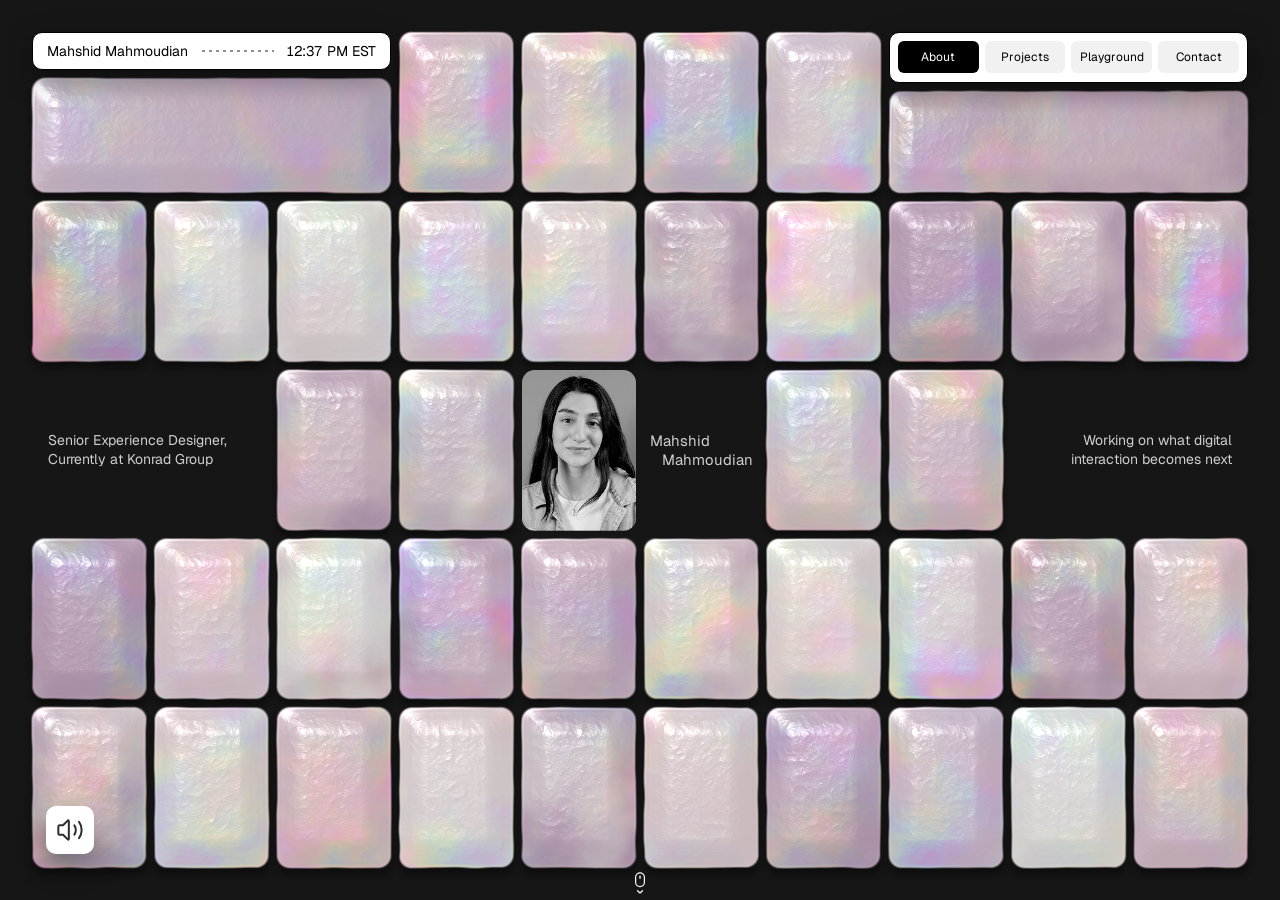
<file: public/index.html>
<!DOCTYPE html>
<html lang="en">
<head>
    <meta charset="UTF-8">
    <meta name="viewport" content="width=device-width, initial-scale=1.0">
    <title>Mahshid Mahmoudian</title>

    <link rel="icon" href="images/favicon.png" type="image/png">
    <link rel="shortcut icon" href="images/favicon.png" type="image/x-icon">

    <!-- Google Fonts -->
    <link rel="preconnect" href="https://fonts.googleapis.com">
    <link rel="preconnect" href="https://fonts.gstatic.com" crossorigin>
    <link href="https://fonts.googleapis.com/css2?family=Poppins:wght@400;500&family=Space+Grotesk:wght@300;400;500;700&family=Space+Mono:wght@400;700&family=Geist:wght@100..900&display=block" rel="stylesheet">
    <meta name="apple-mobile-web-app-status-bar-style" content="black-translucent">

    <!-- CSS -->
    <link rel="stylesheet" href="css/variables.css">
    <link rel="stylesheet" href="css/main.css">
    <link rel="stylesheet" href="css/components.css">
    <link rel="stylesheet" href="css/nav.css">
    <link rel="stylesheet" href="css/page-transition.css">
    <link rel="stylesheet" href="css/theme.css">
    <link rel="stylesheet" href="css/pages/home-scales.css">
</head>

<body class="home-page home-scroll">
    <script>
    (function () {
      // Mirrors js/page-transition.js's handoff check (CONFIG.storageKey /
      // maxHandoffAgeMs) but runs synchronously before any real page
      // content parses, so an in-progress transition's black overlay
      // covers the screen from the very first frame instead of appearing
      // after a flash of the real page underneath. See page-transition.js
      // for the full explanation and the matching literal values.
      try {
        var raw = sessionStorage.getItem('pt:handoff');
        if (!raw) return;
        var data = JSON.parse(raw);
        if (!data || (Date.now() - data.ts) > 4000) return;
        document.documentElement.classList.add('pt-active');
        var el = document.createElement('div');
        el.id = 'pt-overlay';
        el.className = 'is-entering is-arrived';
        el.setAttribute('aria-hidden', 'true');
        var canvas = document.createElement('canvas');
        canvas.className = 'pt-canvas';
        var h1 = document.createElement('h1');
        h1.className = 'pt-title is-visible';
        h1.textContent = data.title || '';
        var cursor = document.createElement('div');
        cursor.className = 'pt-cursor';
        el.appendChild(canvas);
        el.appendChild(h1);
        el.appendChild(cursor);
        document.body.appendChild(el);
        // centre the title on the screen, re-measured if reserved scrollbar space
        // appears once the page parses (css/page-transition.css .pt-title)
        var centre = function () { el.style.setProperty('--pt-shift', (innerWidth - el.getBoundingClientRect().width) / 2 + 'px'); };
        centre();
        if (window.ResizeObserver) new ResizeObserver(centre).observe(el);
      } catch (e) { /* sessionStorage unavailable — normal load proceeds */ }
    })();
    </script>

    <!-- Navigation -->
    <nav class="site-nav">
        <a href="/" class="nav-logo"><span class="nav-logo__name">Mahshid Mahmoudian</span><span class="nav-logo__dots" aria-hidden="true"></span><span class="nav-logo__time" id="nav-time" aria-label="Local time in Toronto"></span></a>
        <div class="nav-info">
            <div class="nav-info__links">
                <a href="/" aria-current="page">About</a>
                <a href="/projects">Projects</a>
                <a href="/playground">Playground</a>
                <span class="nav-info__contact" tabindex="0" role="button" aria-haspopup="true">Contact</span>
            </div>
            <div class="nav-contact-panel">
                <div class="nav-contact-panel__inner">
                    <span class="nav-contact-panel__loc">Currently in Toronto, Canada (GMT-4)</span>
                    <button type="button" class="nav-contact-row" id="nav-copy-email">
                        <img src="images/social/email.svg" alt="">
                        <span class="nav-contact-row__label">Copy email</span>
                    </button>
                    <a class="nav-contact-row" href="https://calendly.com/mahshidmdnn/30min" target="_blank" rel="noopener">
                        <img src="images/social/call.svg" alt="">
                        <span class="nav-contact-row__label">Book call</span>
                    </a>
                    <a class="nav-contact-row" href="https://www.linkedin.com/in/mahshid-mahmoudian/" target="_blank" rel="noopener">
                        <img src="images/social/linkedin.svg" alt="">
                        <span class="nav-contact-row__label">LinkedIn</span>
                    </a>
                    <a class="nav-contact-row" href="https://dribbble.com/MahshidDesign" target="_blank" rel="noopener">
                        <img src="images/social/dribbble.svg" alt="">
                        <span class="nav-contact-row__label">Dribbble</span>
                    </a>
                </div>
            </div>
        </div>
    </nav>

    <!-- Home: the WebGL tile grid. Each scroll step flips tiles away to open
         the cells listed in js/home-frames.js, then images fly out, then the
         Work / Contact ending rises in (all driven by js/home-scales.js). -->
    <main>
        <canvas id="gl"></canvas>

        <!-- Ending: once the last flying image is gone, more scrolling slides the
             tile grid up and off, and Work rises in on a screen of its own; more
             scrolling slides that up too and brings in Contact. Each
             [data-outro="start end"] runs over that stretch of the scroll (in
             frames past the images; see js/home-scales.js): most fade + rise in,
             the track slides from the Work screen to the Contact screen. -->
        <section class="outro" aria-label="Work and contact">
          <div class="outro-track" data-outro="2 3">
            <div class="outro-screen outro-work">
                <div class="outro-head" data-outro="0.6 1.3">
                    <div>
                        <h2 class="outro-title">Work</h2>
                        <p class="outro-copy">Some projects I loved working on.</p>
                    </div>
                    <a class="outro-btn" href="/projects">Projects</a>
                </div>
                <div class="outro-cards">
                    <a class="outro-card outro-card--arch" href="/projects#arch" data-outro="0.75 1.45">
                        <span class="outro-card__label"><span>Arch</span><span>Creative Lead, Product Design</span></span>
                        <video class="outro-card__media" src="images/arch/card.mp4" poster="images/arch/card.png" muted loop playsinline preload="metadata" aria-label="Arch"></video>
                    </a>
                    <a class="outro-card outro-card--tembo" href="/projects#tembo" data-outro="0.85 1.55">
                        <span class="outro-card__label"><span>Tembo</span><span>Brand Designer, Product Designer</span></span>
                        <video class="outro-card__media" src="images/tembo/card.mp4" poster="images/tembo/card.png" muted loop playsinline preload="metadata" aria-label="Tembo"></video>
                    </a>
                    <a class="outro-card outro-card--sqlite" href="/projects#sqlite" data-outro="0.95 1.65">
                        <span class="outro-card__label"><span>SQLite Cloud</span><span>Brand Designer, Product Designer</span></span>
                        <video class="outro-card__media" src="images/sqlite/card.mp4" poster="images/sqlite/card1.png" muted loop playsinline preload="metadata" aria-label="SQLite Cloud"></video>
                    </a>
                </div>
            </div>

            <div class="outro-screen outro-contact">
                <div class="outro-contact__body">
                    <h2 class="outro-eyebrow" data-outro="2.35 2.95">Contact</h2>
                    <p class="outro-big" data-outro="2.45 3.05">Let’s work together.</p>
                    <p class="outro-copy" data-outro="2.55 3.15">Contact me for more details or unpublished work.</p>
                    <a class="outro-email" href="mailto:mahshidmdnn@gmail.com" data-outro="2.6 3.2"><span class="outro-email__addr">mahshidmdnn@gmail.com</span><span aria-hidden="true">↗</span></a>
                    <nav class="outro-links" aria-label="More links" data-outro="2.7 3.3">
                        <a href="https://www.linkedin.com/in/mahshid-mahmoudian/" target="_blank" rel="noopener">LinkedIn ↗</a>
                        <a href="images/cv.pdf" target="_blank" rel="noopener">Resume ↗</a>
                    </nav>
                </div>
                <footer class="site-footer outro-footer" data-outro="2.8 3.4">&copy; 2026 Mahshid Mahmoudian</footer>
            </div>
          </div>
        </section>
    </main>

    <!-- mute / unmute the tile sounds (js/tile-sound.js) -->
    <button type="button" class="sound-toggle" aria-pressed="false" aria-label="Mute tile sounds">
        <img class="sound-toggle__on" src="images/icons/volume-max.svg" alt="" width="28" height="28">
        <img class="sound-toggle__off" src="images/icons/volume-x.svg" alt="" width="26" height="26" hidden>
    </button>

    <!-- scroll hint: a tiny mouse in the strip under the tiles, first frame only
         (body.at-start, set by js/home-scales.js); phones show just the arrow -->
    <div class="scroll-hint" aria-hidden="true">
        <svg viewBox="0 0 24 40" width="15" height="25">
            <rect class="scroll-hint__mouse" x="5" y="1.5" width="14" height="22" rx="7" fill="none" stroke="currentColor" stroke-width="1.9"/>
            <line class="scroll-hint__wheel" x1="12" y1="6.5" x2="12" y2="10" stroke="currentColor" stroke-width="2.1" stroke-linecap="round"/>
            <polyline class="scroll-hint__chev" points="8,30 12,33.5 16,30" fill="none" stroke="currentColor" stroke-width="1.9" stroke-linecap="round" stroke-linejoin="round"/>
        </svg>
    </div>

    <script src="js/text-roll.js"></script>
    <script src="js/site.js"></script>
    <script src="js/page-transition.js"></script>
    <script src="js/nav-clock.js"></script>
    <script src="js/tile-sound.js"></script>
    <script src="js/home-frames.js"></script>
    <script src="js/home-scales.js"></script>
</body>
</html>
</file>
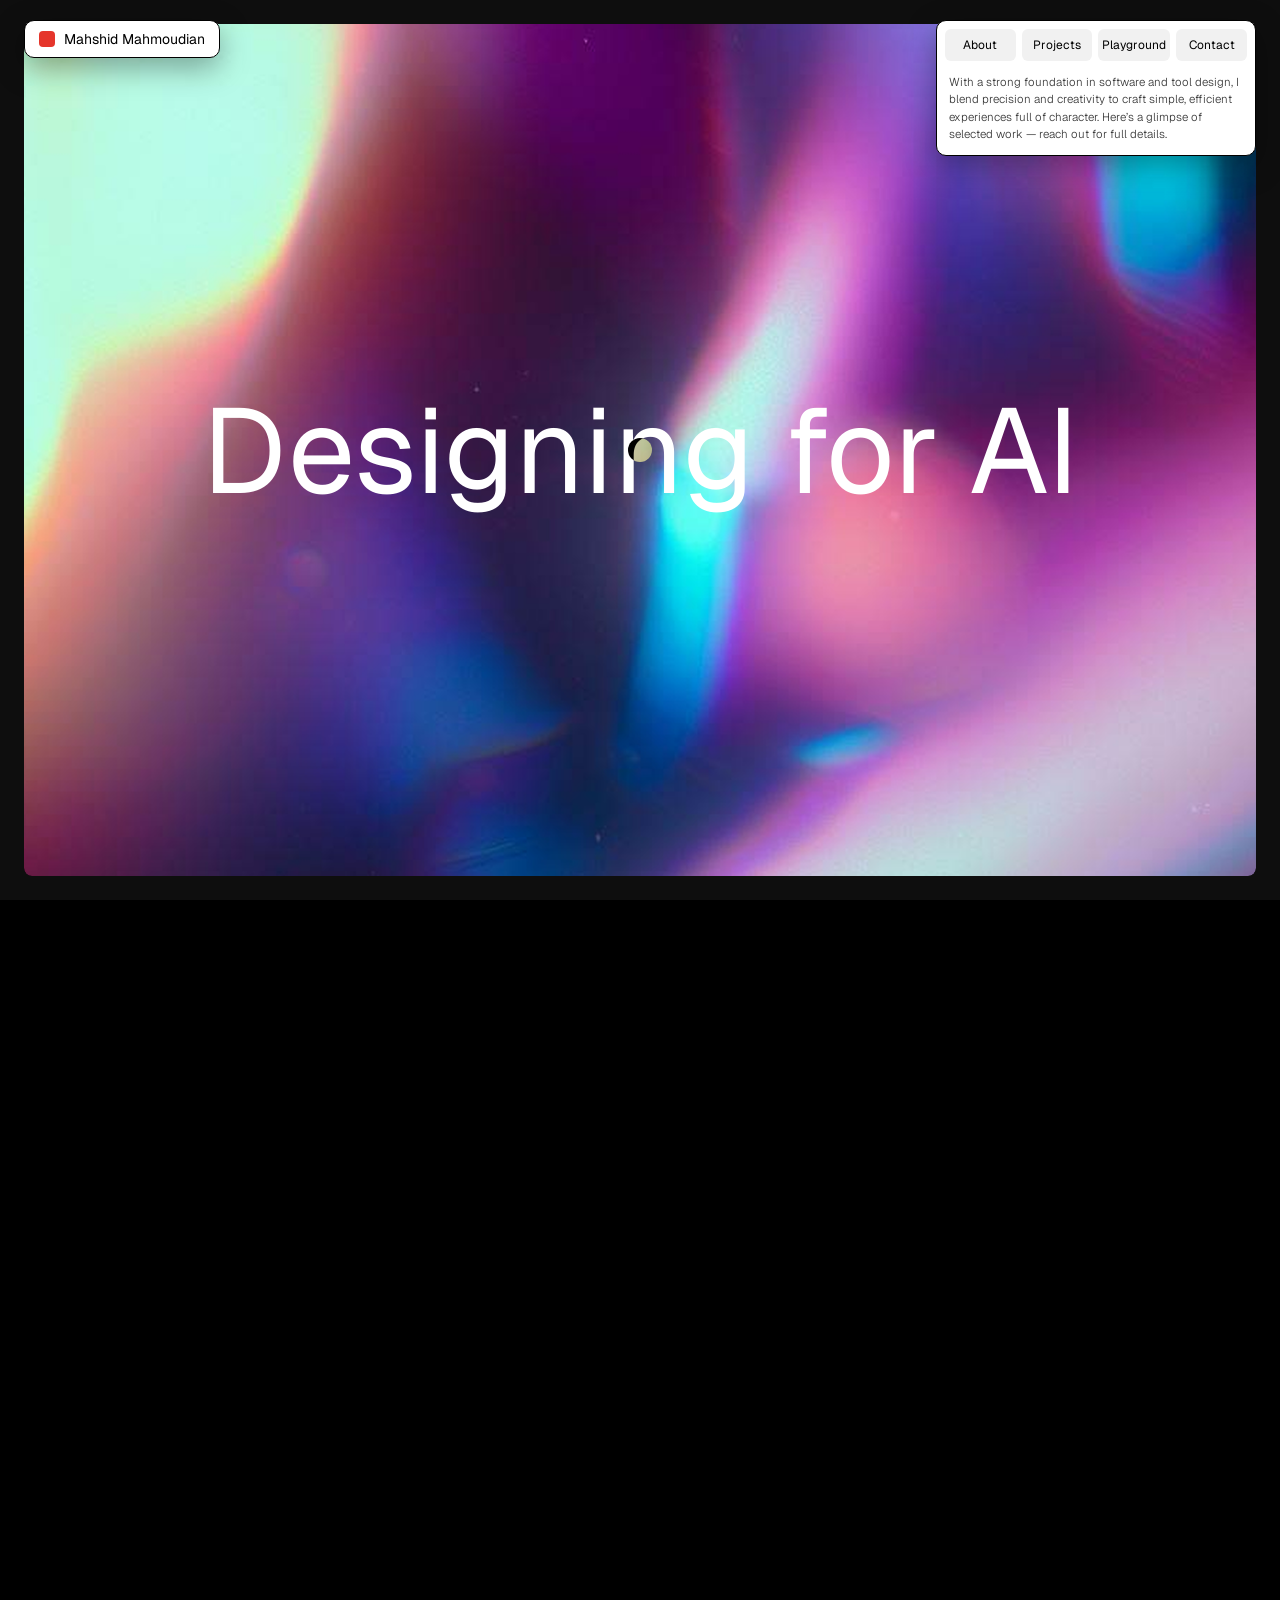
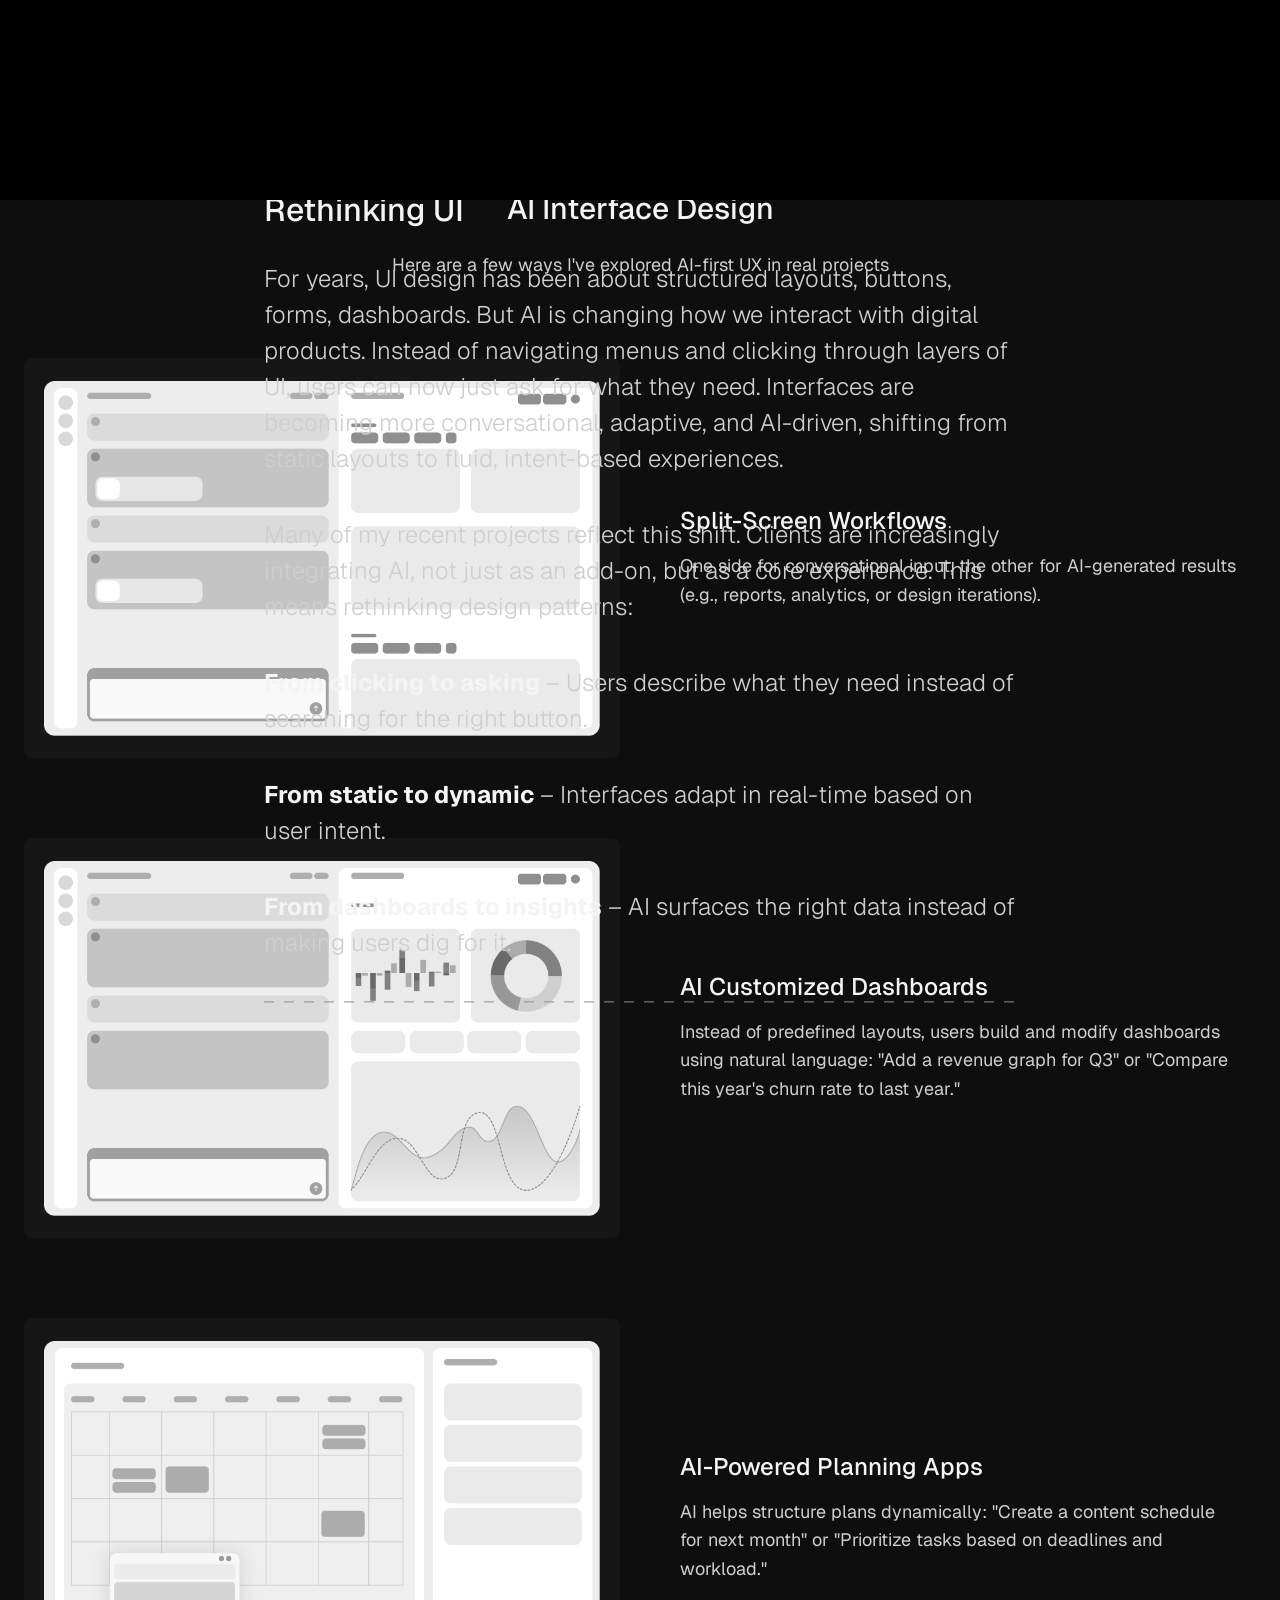
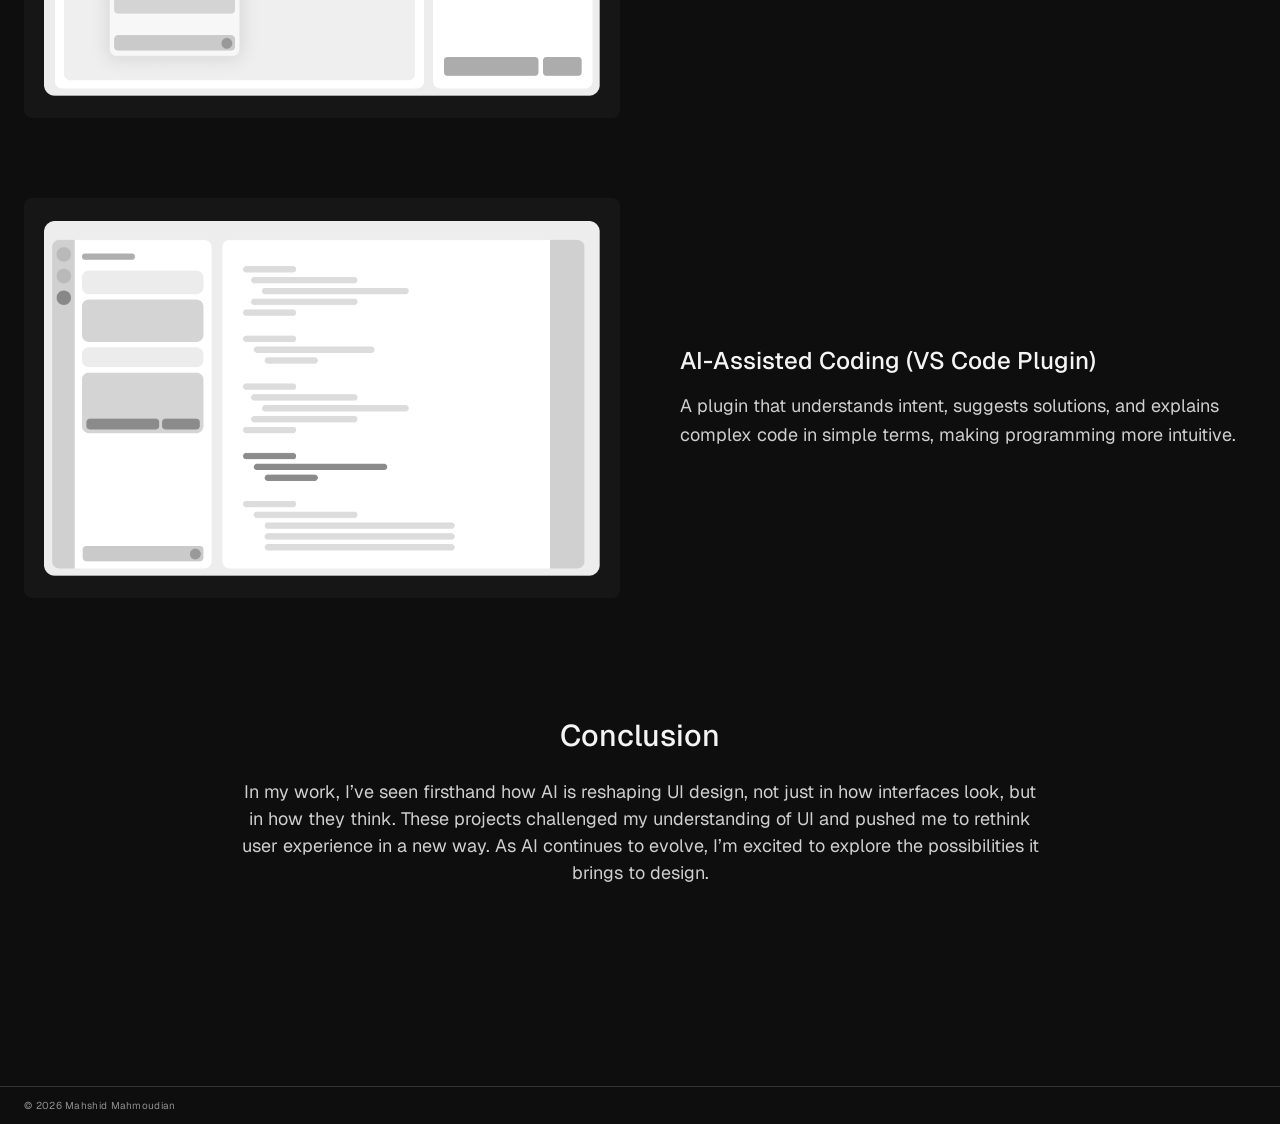
<file: public/AI.html>
<!DOCTYPE html>
<html lang="en">
<head>
    <meta charset="UTF-8">
    <meta name="viewport" content="width=device-width, initial-scale=1.0">
    <title>Rethinking UI</title>
    
    <!-- CSS Files -->
    <link rel="stylesheet" href="css/variables.css">
    <link rel="stylesheet" href="css/main.css">
    <link rel="stylesheet" href="css/components.css">
    <link rel="stylesheet" href="css/projects.css">
    <link rel="stylesheet" href="css/sections.css">
    <link rel="stylesheet" href="css/nav.css">

    <!-- Fonts -->
    <link href="https://fonts.googleapis.com/css2?family=Space+Grotesk:wght@300;400;500;700&family=Space+Mono:wght@400;700&family=Geist:wght@100..900&display=block" rel="stylesheet">

    <link rel="stylesheet" href="css/pages/ai.css">
    <link rel="stylesheet" href="css/page-transition.css">
    <link rel="stylesheet" href="css/theme.css">
</head>
<body>
<script>
(function () {
  // Mirrors js/page-transition.js's handoff check (CONFIG.storageKey /
  // maxHandoffAgeMs) but runs synchronously before any real page content
  // parses, so an in-progress transition's black overlay covers the
  // screen from the very first frame instead of appearing after a flash
  // of the real page underneath. See page-transition.js for the full
  // explanation and the matching literal values.
  try {
    var raw = sessionStorage.getItem('pt:handoff');
    if (!raw) return;
    var data = JSON.parse(raw);
    if (!data || (Date.now() - data.ts) > 4000) return;
    document.documentElement.classList.add('pt-active');
    var el = document.createElement('div');
    el.id = 'pt-overlay';
    el.className = 'is-entering is-arrived';
    el.setAttribute('aria-hidden', 'true');
    var canvas = document.createElement('canvas');
    canvas.className = 'pt-canvas';
    var h1 = document.createElement('h1');
    h1.className = 'pt-title is-visible';
    h1.textContent = data.title || '';
    var cursor = document.createElement('div');
    cursor.className = 'pt-cursor';
    el.appendChild(canvas);
    el.appendChild(h1);
    el.appendChild(cursor);
    document.body.appendChild(el);
    // centre the title on the screen, re-measured if reserved scrollbar space
    // appears once the page parses (css/page-transition.css .pt-title)
    var centre = function () { el.style.setProperty('--pt-shift', (innerWidth - el.getBoundingClientRect().width) / 2 + 'px'); };
    centre();
    if (window.ResizeObserver) new ResizeObserver(centre).observe(el);
  } catch (e) { /* sessionStorage unavailable — normal load proceeds */ }
})();
</script>

<!-- Custom cursor element -->
<div class="cursor"></div>

<!-- Navigation -->
<nav class="site-nav">
    <a href="/" class="nav-logo"><span class="nav-logo__mark"></span>Mahshid Mahmoudian</a>
    <div class="nav-info">
        <div class="nav-info__links">
            <a href="/">About</a>
            <a href="/projects">Projects</a>
            <a href="/playground">Playground</a>
            <span class="nav-info__contact" tabindex="0" role="button" aria-haspopup="true">Contact</span>
        </div>
        <p class="nav-info__bio">With a strong foundation in software and tool design, I blend precision and creativity to craft simple, efficient experiences full of character. Here&rsquo;s a glimpse of selected work &mdash; reach out for full details.</p>
        <div class="nav-contact-panel">
            <div class="nav-contact-panel__inner">
                <span class="nav-contact-panel__loc">Currently in Toronto, Canada (GMT-4)</span>
                <button type="button" class="nav-contact-row" id="nav-copy-email">
                    <img src="images/social/email.svg" alt="">
                    <span class="nav-contact-row__label">Copy email</span>
                </button>
                <a class="nav-contact-row" href="https://calendly.com/mahshidmdnn/30min" target="_blank" rel="noopener">
                    <img src="images/social/call.svg" alt="">
                    <span class="nav-contact-row__label">Book call</span>
                </a>
                <a class="nav-contact-row" href="https://www.linkedin.com/in/mahshid-mahmoudian/" target="_blank" rel="noopener">
                    <img src="images/social/linkedin.svg" alt="">
                    <span class="nav-contact-row__label">LinkedIn</span>
                </a>
                <a class="nav-contact-row" href="https://dribbble.com/MahshidDesign" target="_blank" rel="noopener">
                    <img src="images/social/dribbble.svg" alt="">
                    <span class="nav-contact-row__label">Dribbble</span>
                </a>
            </div>
        </div>
    </div>
</nav>

  <div class="parallax-container">

    <!-- Hero Section with Large Image -->
    <section class="project-hero">
        <div class="project-hero-image">
            <img src="images/ai/header.png" alt="ARCH Project Hero Image">
        </div>
        <div class="project-hero-content">
            <h1>Designing for AI</h1>
        </div>

</div>

   <!-- Project Info Section -->
   <section class="project-info">

    <h2 class="project-title-header">Rethinking UI</h2>


    <p class="project-description">
        For years, UI design has been about structured layouts, buttons, forms, dashboards. But AI is changing how we interact with digital products. 
        Instead of navigating menus and clicking through layers of UI, users can now just ask for what they need. Interfaces are becoming more conversational, adaptive, and AI-driven, shifting from static layouts to fluid, intent-based experiences.
    </p>
    
    <p class="project-description">
        Many of my recent projects reflect this shift. Clients are increasingly integrating AI, not just as an add-on, but as a core experience. This means rethinking design patterns:    </p>
    
<!-- Replace the existing paragraph with this formatted version -->
<div class="formatted-list">
    <p class="project-description">
        <b>From clicking to asking</b> – Users describe what they need instead of searching for the right button.
    </p>
    
    <p class="project-description">
        <b>From static to dynamic</b> – Interfaces adapt in real-time based on user intent.
    </p>
    
    <p class="project-description">
        <b>From dashboards to insights</b> – AI surfaces the right data instead of making users dig for it.
    </p>
</div>

    <div class="stats-divider"></div>
    
</section>



<!-- Simple AI Features Section -->
<section class="ai-features">
    <h2 class="ai-features-title">AI Interface Design</h2>
    
    <p class="ai-features-subtitle">Here are a few ways I've explored AI-first UX in real projects</p>


    <!-- Feature 1 -->
    <div class="ai-feature-row">
        <div class="ai-feature-image-container">
            <img src="images/ai/1.png" alt="Split-Screen Workflows" class="ai-feature-img">
        </div>
        <div class="ai-feature-text">
            <h3>Split-Screen Workflows</h3>
            <p>One side for conversational input, the other for AI-generated results (e.g., reports, analytics, or design iterations).</p>
        </div>

    </div>
    
    <!-- Feature 2 -->
    <div class="ai-feature-row">
        <div class="ai-feature-image-container">
            <img src="images/ai/2.png" alt="AI Customized Dashboards" class="ai-feature-img">
        </div>
        <div class="ai-feature-text">
            <h3>AI Customized Dashboards</h3>
            <p>Instead of predefined layouts, users build and modify dashboards using natural language: "Add a revenue graph for Q3" or "Compare this year's churn rate to last year."</p>
        </div>
    </div>
    
    <!-- Feature 3 -->
    <div class="ai-feature-row">
        <div class="ai-feature-image-container">
            <img src="images/ai/3.png" alt="AI-Powered Planning Apps" class="ai-feature-img">
        </div>
        <div class="ai-feature-text">
            <h3>AI-Powered Planning Apps</h3>
            <p>AI helps structure plans dynamically: "Create a content schedule for next month" or "Prioritize tasks based on deadlines and workload."</p>
        </div>
    </div>
    
    <!-- Feature 4 -->
    <div class="ai-feature-row">
        <div class="ai-feature-image-container">
            <img src="images/ai/4.png" alt="AI-Assisted Coding" class="ai-feature-img">
        </div>
        <div class="ai-feature-text">
            <h3>AI-Assisted Coding (VS Code Plugin)</h3>
            <p>A plugin that understands intent, suggests solutions, and explains complex code in simple terms, making programming more intuitive.</p>
        </div>

    </div>

    <h2 class="ai-features-title">Conclusion</h2>
    <p class="ai-features-subtitle">In my work, I’ve seen firsthand how AI is reshaping UI design, not just in how interfaces look, but in how they think. These projects challenged my understanding of UI and pushed me to rethink user experience in a new way. As AI continues to evolve, I’m excited to explore the possibilities it brings to design.</p>

</section>
            



<div class="bottom-spacer"></div>


<script src="js/site.js"></script>
<script src="js/page-transition.js"></script>
<script>
    // Parallax effect
    document.addEventListener('DOMContentLoaded', function() {
        // Elements
        const heroSection = document.querySelector('.project-hero');
        const heroImage = document.querySelector('.project-hero-image');
        const heroImg = document.querySelector('.project-hero-image img');
        const infoSection = document.querySelector('.project-info');
        const parallaxContainer = document.querySelector('.parallax-container');
        
        // Adjusted timing values
        const ZOOM_START = 0;        
        const ZOOM_END = 80;         
        const FIXED_END = 500;       
        const INFO_START = 120;      
        
        // Set up initial styles
        document.body.style.position = 'relative';
        
        // Style the parallax container to be fixed initially
        parallaxContainer.style.position = 'fixed';
        parallaxContainer.style.top = '0';
        parallaxContainer.style.left = '0';
        parallaxContainer.style.width = '100%';
        parallaxContainer.style.height = '100vh';
        parallaxContainer.style.zIndex = '1';
        parallaxContainer.style.opacity = '1'; // Start fully visible
        parallaxContainer.style.transition = 'opacity 0.15s ease-out';
        
        // Set initial image zoom
        heroImg.style.transform = 'scale(1.1)';
        heroImg.style.transformOrigin = 'center center';
        heroImg.style.transition = 'transform 0.05s ease-out';
        
        // Style info section for initial state (completely hidden, with transparent background)
        infoSection.style.position = 'relative';
        infoSection.style.zIndex = '2';
        infoSection.style.transform = 'translateY(100%)'; // Start fully below viewport
        infoSection.style.marginTop = '-80px';
        infoSection.style.background = 'transparent'; // Transparent background
        infoSection.style.transition = 'transform 0.1s ease-out';
        
        // Create spacer element
        const spacer = document.createElement('div');
        spacer.className = 'parallax-spacer';
        spacer.style.height = `${FIXED_END + 50}px`;
        document.body.insertBefore(spacer, document.body.firstChild);
        
        // Position the content after the hero+info sections
        const contentStart = document.querySelector('.project-images');
        if (contentStart) {
            contentStart.style.position = 'relative';
            contentStart.style.zIndex = '3';
            contentStart.style.marginTop = '50px';
        }
        
        // Scroll handler
        window.addEventListener('scroll', function() {
            const scrollTop = window.scrollY;
            
            // Handle image zoom effect
            if (scrollTop <= ZOOM_END) {
                const zoom = 1.1 - (scrollTop / ZOOM_END * 0.1);
                heroImg.style.transform = `scale(${zoom})`;
            } else {
                heroImg.style.transform = 'scale(1.0)';
            }
            
            // Handle info section slide up effect and fade out hero
            if (scrollTop >= INFO_START) {
                // Info section sliding up
                const progress = Math.min(1, (scrollTop - INFO_START) / 150);
                const translateY = 100 - (progress * 100);
                infoSection.style.transform = `translateY(${translateY}%)`;
                
                // Hero fade out effect - fade completely when info section is 30% visible
                const fadeThreshold = 0.3;
                const opacityValue = progress <= fadeThreshold ? 1 - (progress / fadeThreshold) : 0;
                parallaxContainer.style.opacity = opacityValue.toString();
            } else {
                infoSection.style.transform = 'translateY(100%)';
                parallaxContainer.style.opacity = '1';
            }
            
            // Release fixed positioning after threshold
            if (scrollTop >= FIXED_END) {
                parallaxContainer.style.position = 'absolute';
                parallaxContainer.style.top = `${FIXED_END}px`;
            } else {
                parallaxContainer.style.position = 'fixed';
                parallaxContainer.style.top = '0';
            }
        });
        
        // Ensure the page loads at the top
        window.scrollTo(0, 0);
    });
</script>

<footer class="site-footer">&copy; 2026 Mahshid Mahmoudian</footer>

</body>
</html>
</file>
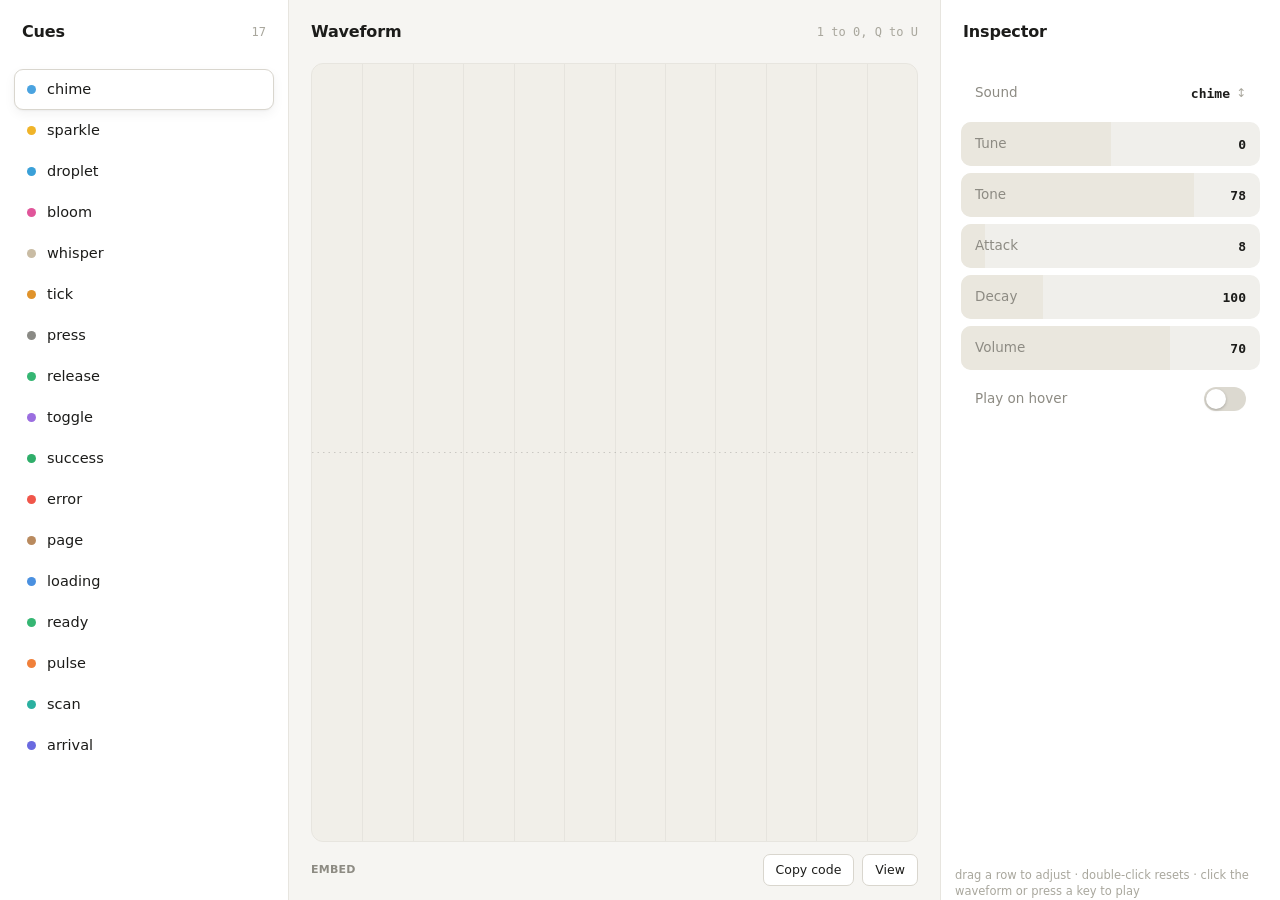
<file: public/playground/cuelab.html>
<!doctype html>
<html lang="en">
<head>
<meta charset="utf-8" />
<meta name="viewport" content="width=device-width, initial-scale=1" />
<title>Cuelab</title>
<style>
  :root{
    --bg:#f6f5f2; --panel:#ffffff; --stage:#f1efe9;
    --line:#e7e5df; --line-2:#d9d6ce;
    --ink:#1c1c1a; --dim:#8d8b83; --dim-2:#a9a79d;
    --sel:#f0efeb; --fill:#eae7de;
    --accent:#fb6f5d;
    --radius:12px;
    --mono:ui-monospace,SFMono-Regular,Menlo,Consolas,"Roboto Mono",monospace;
  }
  *{box-sizing:border-box}
  html,body{margin:0;height:100%}
  body{background:var(--bg);color:var(--ink);
    font:14px/1.45 ui-sans-serif,system-ui,-apple-system,"Segoe UI",Roboto,Helvetica,Arial,sans-serif;
    -webkit-font-smoothing:antialiased}
  button{font:inherit;color:inherit}

  .app{display:grid;grid-template-columns:288px minmax(0,1fr) 340px;height:100vh;overflow:hidden}
  .col{display:flex;flex-direction:column;min-height:0;background:var(--panel)}
  .col + .col{border-left:1px solid var(--line)}
  .col.center{background:var(--bg)}
  .chead{display:flex;align-items:center;justify-content:space-between;gap:12px;
    padding:20px 22px;font-weight:650;font-size:16px;letter-spacing:-.01em}
  .chead .meta{font:400 12px/1 var(--mono);color:var(--dim-2);letter-spacing:0}
  .cbody{flex:1;min-height:0;overflow:auto;padding:6px 14px 22px}

  /* ---- cue list ---- */
  .cue{display:flex;align-items:center;gap:11px;width:100%;text-align:left;
    background:none;border:1px solid transparent;border-radius:9px;
    padding:9px 12px;cursor:pointer;color:var(--ink);font-size:14.5px;transition:background .1s}
  .cue:hover{background:var(--sel)}
  .cue.sel{background:var(--panel);border-color:var(--line-2);
    box-shadow:0 1px 2px rgba(0,0,0,.04),0 4px 12px rgba(0,0,0,.05)}
  .cue .dot{width:9px;height:9px;border-radius:50%;flex:none}

  /* ---- center / waveform ---- */
  .stage-wrap{flex:1;min-height:0;padding:0 22px 14px;display:flex;flex-direction:column;gap:12px}
  .stage{position:relative;flex:1;min-height:0;background:var(--stage);
    border:1px solid var(--line);border-radius:var(--radius);overflow:hidden}
  #wave{position:absolute;inset:0;width:100%;height:100%}
  .caption{position:absolute;top:14px;right:18px;font:400 12px/1 var(--mono);
    color:var(--dim);letter-spacing:0}
  .embed-bar{display:flex;align-items:center;gap:8px;font-size:12.5px;color:var(--dim)}
  .embed-bar b{font-weight:600;color:var(--dim);letter-spacing:.02em;text-transform:uppercase;font-size:11px}
  .embed-bar .sp{flex:1}
  .tbtn{background:var(--panel);border:1px solid var(--line-2);border-radius:7px;
    padding:6px 12px;cursor:pointer;font-size:12.5px;color:var(--ink)}
  .tbtn:hover{border-color:var(--dim-2)}
  #codeWrap{margin:0 22px 18px;background:#1f1e1b;border-radius:10px;padding:14px 16px;
    overflow:auto;max-height:38vh}
  #codeWrap code{font:12px/1.55 var(--mono);color:#e4e2d6;white-space:pre;display:block}

  /* ---- inspector ---- */
  .insp{flex:1;min-height:0;overflow:auto;padding:8px 20px 24px;display:flex;flex-direction:column;gap:7px}
  .row{position:relative;height:44px;border-radius:10px;display:flex;align-items:center;
    padding:0 14px;font-size:13.5px}
  .row.static{justify-content:space-between}
  .row .lab{color:var(--dim);position:relative;z-index:2}
  .row .val{margin-left:auto;font:600 13px/1 var(--mono);position:relative;z-index:2}

  /* slider-row: the whole row is the control */
  .slider{background:var(--sel);cursor:ew-resize;user-select:none;overflow:hidden;touch-action:none}
  .slider .fill{position:absolute;left:0;top:0;bottom:0;background:var(--fill);z-index:1}
  .slider:focus-visible{outline:2px solid var(--accent);outline-offset:1px}

  /* select */
  .sel-wrap select{appearance:none;-webkit-appearance:none;background:none;border:0;
    font:600 13px/1 var(--mono);color:var(--ink);cursor:pointer;padding-right:16px;text-align:right}
  .sel-wrap{margin-left:auto;position:relative;display:flex;align-items:center}
  .sel-wrap::after{content:"\2195";position:absolute;right:0;color:var(--dim-2);font-size:12px;pointer-events:none}

  /* color */
  .swatch{margin-left:auto;width:18px;height:18px;border-radius:50%;border:2px solid #fff;
    box-shadow:0 0 0 1px var(--line-2);cursor:pointer}

  /* toggle */
  .tog{margin-left:auto;width:42px;height:24px;border-radius:99px;background:#dcd9d0;
    position:relative;cursor:pointer;transition:background .15s;flex:none}
  .tog::after{content:"";position:absolute;top:2px;left:2px;width:20px;height:20px;border-radius:50%;
    background:#fff;box-shadow:0 1px 3px rgba(0,0,0,.25);transition:transform .15s}
  .tog.on{background:var(--accent)}
  .tog.on::after{transform:translateX(18px)}

  .hint{color:var(--dim-2);font-size:11.5px;padding:2px 14px 0}
  .toast{position:fixed;left:50%;bottom:26px;transform:translateX(-50%) translateY(20px);
    background:var(--ink);color:#fff;padding:9px 16px;border-radius:8px;font-size:13px;
    opacity:0;transition:.2s;pointer-events:none}
  .toast.show{opacity:1;transform:translateX(-50%) translateY(0)}

  @media(max-width:900px){
    .app{grid-template-columns:1fr;height:auto;min-height:100vh;overflow:visible}
    .col{border-left:0!important;border-top:1px solid var(--line)}
    .cbody{max-height:40vh}
    .stage{min-height:260px}
  }
</style>
</head>
<body>
<div class="app">
  <!-- CUES -->
  <section class="col">
    <div class="chead">Cues <span class="meta" id="count">0</span></div>
    <div class="cbody" id="list"></div>
  </section>

  <!-- WAVEFORM -->
  <section class="col center">
    <div class="chead">Waveform <span class="meta">1 to 0, Q to U</span></div>
    <div class="stage-wrap">
      <div class="stage">
        <canvas id="wave"></canvas>
        <div class="caption" id="caption" hidden></div>
      </div>
      <div class="embed-bar">
        <b>Embed</b>
        <span class="sp"></span>
        <button class="tbtn" id="copyCode">Copy code</button>
        <button class="tbtn" id="viewCode">View</button>
      </div>
    </div>
    <pre id="codeWrap" hidden><code id="code"></code></pre>
  </section>

  <!-- INSPECTOR -->
  <section class="col">
    <div class="chead">Inspector</div>
    <div class="insp" id="insp"></div>
    <div class="hint">drag a row to adjust · double-click resets · click the waveform or press a key to play</div>
  </section>
</div>
<div class="toast" id="toast"></div>

<script>
"use strict";
const clamp=(v,a,b)=>Math.max(a,Math.min(b,v));
const DPR=Math.min(2,window.devicePixelRatio||1);
const el=(t,c,txt)=>{const e=document.createElement(t);if(c)e.className=c;if(txt!=null)e.textContent=txt;return e;};

/* ---------- cue library ---------- */
const CUES=[
  {id:"chime",  desc:"glass",  color:"#4aa3e0",
   layers:[{osc:"sine",freq:880,gain:.4,attack:.001,decay:1.1},
           {osc:"sine",freq:880*2.76,gain:.16,attack:.001,decay:.7},
           {osc:"sine",freq:880*5.40,gain:.08,attack:.001,decay:.4}]},
  {id:"sparkle",desc:"scatter",color:"#f0b429",
   layers:[{osc:"sine",freq:1900,gain:.16,attack:.001,decay:.12,start:0},
           {osc:"sine",freq:2600,gain:.14,attack:.001,decay:.10,start:.05},
           {osc:"sine",freq:2200,gain:.14,attack:.001,decay:.11,start:.11},
           {osc:"sine",freq:3100,gain:.12,attack:.001,decay:.09,start:.16}]},
  {id:"droplet",desc:"plink",  color:"#3aa0d8",
   layers:[{osc:"sine",freq:1000,gain:.5,attack:.001,decay:.18,pitchFrom:1,pitchTo:.28,pitchTime:.16}]},
  {id:"bloom",  desc:"swell",  color:"#e0559a",
   layers:[{osc:"triangle",freq:440,gain:.32,attack:.12,decay:.8},
           {osc:"triangle",freq:660,gain:.24,attack:.14,decay:.9}]},
  {id:"whisper",desc:"air",    color:"#c9bca4",
   layers:[{osc:"noise",freq:2400,gain:.5,attack:.02,decay:.3,q:1.4}]},
  {id:"tick",   desc:"dry",    color:"#e0932b",
   layers:[{osc:"square",freq:1250,gain:.28,attack:.001,decay:.03,pitchFrom:1,pitchTo:.9,pitchTime:.02}]},
  {id:"press",  desc:"key",    color:"#8a8a85",
   layers:[{osc:"triangle",freq:300,gain:.5,attack:.001,decay:.09,pitchFrom:1.25,pitchTo:.7,pitchTime:.05},
           {osc:"noise",freq:2600,gain:.12,attack:.001,decay:.02,q:2}]},
  {id:"release",desc:"lift",   color:"#35b673",
   layers:[{osc:"triangle",freq:230,gain:.45,attack:.002,decay:.12,pitchFrom:.8,pitchTo:1.35,pitchTime:.08}]},
  {id:"toggle", desc:"switch", color:"#9b6ee0",
   layers:[{osc:"sine",freq:520,gain:.4,attack:.002,decay:.07,start:0},
           {osc:"sine",freq:720,gain:.4,attack:.002,decay:.09,start:.055}]},
  {id:"success",desc:"rise",   color:"#2fae6a",
   layers:[{osc:"triangle",freq:523,gain:.38,attack:.003,decay:.22,start:0},
           {osc:"triangle",freq:659,gain:.36,attack:.003,decay:.24,start:.08},
           {osc:"triangle",freq:784,gain:.34,attack:.003,decay:.30,start:.16}]},
  {id:"error",  desc:"buzz",   color:"#f0564a",
   layers:[{osc:"square",freq:220,gain:.3,attack:.003,decay:.3,pitchFrom:1.15,pitchTo:.8,pitchTime:.18},
           {osc:"square",freq:208,gain:.24,attack:.003,decay:.32,start:.005}]},
  {id:"page",   desc:"paper",  color:"#b98a5e",
   layers:[{osc:"noise",freq:1800,gain:.4,attack:.001,decay:.05,q:1.2},
           {osc:"noise",freq:3200,gain:.2,attack:.001,decay:.03,q:2,start:.02}]},
  {id:"loading",desc:"pending",color:"#4a90e0",
   layers:[{osc:"sine",freq:330,gain:.34,attack:.004,decay:.16,start:0},
           {osc:"sine",freq:330,gain:.30,attack:.004,decay:.16,start:.18}]},
  {id:"ready",  desc:"cue",    color:"#35b673",
   layers:[{osc:"sine",freq:440,gain:.4,attack:.003,decay:.2,pitchFrom:1,pitchTo:1.5,pitchTime:.12}]},
  {id:"pulse",  desc:"thump",  color:"#f0803a",
   layers:[{osc:"sine",freq:120,gain:.6,attack:.002,decay:.18,pitchFrom:1.8,pitchTo:1,pitchTime:.06},
           {osc:"noise",freq:1800,gain:.06,attack:.001,decay:.02,q:2}]},
  {id:"scan",   desc:"sweep",  color:"#2bb0a0",
   layers:[{osc:"noise",freq:500,gain:.4,attack:.01,decay:.4,q:6,pitchFrom:1,pitchTo:8,pitchTime:.35}]},
  {id:"arrival",desc:"chord",  color:"#6a6ae0",
   layers:[{osc:"sine",freq:392,gain:.3,attack:.01,decay:.6},
           {osc:"sine",freq:523,gain:.26,attack:.01,decay:.62},
           {osc:"sine",freq:659,gain:.22,attack:.01,decay:.64}]}
];
const CUE=Object.fromEntries(CUES.map(c=>[c.id,c]));
const KEYS="1234567890qwertyu";

/* ---------- per-cue state ---------- */
const PARAMS=[
  {key:"pitch", label:"Tune",   min:-24,max:24, def:0,  fmt:v=>(v>0?"+":"")+v},
  {key:"tone",  label:"Tone",   min:0,  max:100,def:78, fmt:v=>v},
  {key:"attack",label:"Attack", min:0,  max:100,def:8,  fmt:v=>v},
  {key:"length",label:"Decay",  min:25, max:300,def:100,fmt:v=>v},
  {key:"volume",label:"Volume", min:0,  max:100,def:70, fmt:v=>v}
];
const state={sel:"chime", hover:false, cues:{}};
CUES.forEach(c=>{ const o={color:c.color}; PARAMS.forEach(p=>o[p.key]=p.def); state.cues[c.id]=o; });

function macros(id){
  const s=state.cues[id];
  return {pitch:s.pitch, length:s.length/100, attack:s.attack/100, tone:s.tone/100,
          level:s.volume/100, volume:1};
}

/* ---------- resolve cue + macros -> final numbers ---------- */
function resolve(spec,m){
  const pm=Math.pow(2,m.pitch/12);
  const ls=clamp(m.length,.25,3);
  const ss=clamp(.4+m.length*.7,.3,2.5);
  const r2=x=>Math.round(x*1e4)/1e4;
  return {
    cutoff:Math.round(200*Math.pow(90,m.tone)),
    volume:r2(0.9*m.volume),
    layers:spec.layers.map(L=>{
      const base=L.freq*(L.ratio||1)*pm;
      const d=Math.max(.02,(L.decay||.2)*ls);
      return {
        type:L.osc||"sine",
        gain:r2((L.gain==null?.5:L.gain)*m.level),
        a:r2(Math.max(.001,(L.attack||.002)+m.attack*.09)),
        d:r2(d),
        f0:Math.round(Math.max(20,base*(L.pitchFrom||1))*100)/100,
        f1:Math.round(Math.max(20,base*(L.pitchTo||1))*100)/100,
        pt:r2(Math.max(.01,L.pitchTime||Math.min(d,.25))),
        start:r2((L.start||0)*ss),
        q:L.q||4
      };
    })
  };
}
function duration(r){ let e=.2; r.layers.forEach(v=>e=Math.max(e,v.start+v.a+v.d)); return clamp(e+.12,.25,5); }

/* ---------- audio ---------- */
function noiseBuffer(ctx){
  if(ctx._noise) return ctx._noise;
  const b=ctx.createBuffer(1,ctx.sampleRate,ctx.sampleRate);
  const d=b.getChannelData(0);
  for(let i=0;i<d.length;i++) d[i]=Math.random()*2-1;
  ctx._noise=b; return b;
}
function playResolved(ctx,r,when,dest){
  const bus=ctx.createGain(); bus.gain.value=r.volume;
  const lp=ctx.createBiquadFilter(); lp.type="lowpass"; lp.frequency.value=r.cutoff; lp.Q.value=.7;
  bus.connect(lp); lp.connect(dest);
  for(const v of r.layers){
    const t=when+v.start;
    const g=ctx.createGain();
    g.gain.setValueAtTime(.0001,t);
    g.gain.exponentialRampToValueAtTime(Math.max(.0004,v.gain),t+v.a);
    g.gain.exponentialRampToValueAtTime(.0001,t+v.a+v.d);
    let src;
    if(v.type==="noise"){
      src=ctx.createBufferSource(); src.buffer=noiseBuffer(ctx); src.loop=true;
      const bp=ctx.createBiquadFilter(); bp.type="bandpass"; bp.Q.value=v.q;
      bp.frequency.setValueAtTime(v.f0,t);
      bp.frequency.exponentialRampToValueAtTime(v.f1,t+v.pt);
      src.connect(bp); bp.connect(g);
    }else{
      src=ctx.createOscillator(); src.type=v.type;
      src.frequency.setValueAtTime(v.f0,t);
      src.frequency.exponentialRampToValueAtTime(v.f1,t+v.pt);
      src.connect(g);
    }
    g.connect(bus);
    src.start(t); src.stop(t+v.a+v.d+.05);
  }
}
let LIVE,liveBus;
function live(){
  if(LIVE) return LIVE;
  LIVE=new (window.AudioContext||window.webkitAudioContext)();
  liveBus=LIVE.createGain();
  const comp=LIVE.createDynamicsCompressor();
  liveBus.connect(comp); comp.connect(LIVE.destination);
  return LIVE;
}
function play(id){
  const ctx=live(); if(ctx.state==="suspended") ctx.resume();
  playResolved(ctx,resolve(CUE[id],macros(id)),ctx.currentTime+.02,liveBus);
}

/* ---------- waveform data: one loopable window per cue, rebuilt on edit ---------- */
const wave=document.getElementById("wave");
const captionEl=document.getElementById("caption");
const waveCache=new Map();     // id -> {loop:Float32Array, freq, dur, period}
const wavePending=new Set();

async function buildWave(id){
  const r=resolve(CUE[id],macros(id)), sr=44100;
  const full=duration(r);
  const off=new OfflineAudioContext(1,Math.ceil(full*sr),sr);
  playResolved(off,r,0,off.destination);
  const d=(await off.startRendering()).getChannelData(0);
  let lo=1e9; r.layers.forEach(v=>lo=Math.min(lo,v.f0,v.f1));
  if(!isFinite(lo)||lo<20) lo=200;
  let loud=r.layers[0]||{f0:lo,gain:1}; r.layers.forEach(v=>{ if(v.gain>loud.gain) loud=v; });
  const period=sr/lo;
  const cycles=clamp(Math.round(clamp(8/lo,.012,.05)*sr/period),3,26);
  const win=Math.max(64,Math.round(cycles*period));
  let pk=0,pv=0; for(let i=0;i<d.length;i++){const a=Math.abs(d[i]); if(a>pv){pv=a;pk=i;}}
  const s=clamp(Math.round(pk-win/2),0,Math.max(0,d.length-win));
  const loop=new Float32Array(win);
  let mx=0; for(let i=0;i<win;i++){ loop[i]=d[s+i]||0; mx=Math.max(mx,Math.abs(loop[i])); }
  mx=mx||1; for(let i=0;i<win;i++) loop[i]/=mx;
  waveCache.set(id,{loop,freq:loud.f0,dur:full,period});
}
function ensureWave(id){
  if(waveCache.has(id)||wavePending.has(id)) return;
  wavePending.add(id); buildWave(id).finally(()=>wavePending.delete(id));
}

/* ---------- one animated waveform ---------- */
let hoverId=null, heldId=null, drawId=null, env=0, playT=-1, playFrom=0, lastTs=0, holdT=null, lastNudge=0;
function playClickAnim(id){ drawId=id; playT=0; playFrom=env; hoverId=null; ensureWave(id); }
function holdWave(){ heldId=state.sel; drawId=state.sel; ensureWave(state.sel);
  clearTimeout(holdT); holdT=setTimeout(()=>{ heldId=null; },550); }
function nudgePlay(){ const t=performance.now(); if(t-lastNudge>130){ lastNudge=t; play(state.sel); } }
function ampNow(){
  if(playT>=0){
    const RISE=.07, FALL=.60;
    if(playT<RISE) return playFrom+(1.16-playFrom)*(playT/RISE);   // swell slightly bigger
    const k=(playT-RISE)/FALL;
    return k>=1 ? 0 : 1.16*(1-k)*(1-k);                            // then ease away to nothing
  }
  return env;                                                       // idle / hover
}
function frame(ts){
  const dt=Math.min(.05,((ts-lastTs)||16)/1000); lastTs=ts;
  if(playT>=0){ playT+=dt; env=ampNow(); if(env<=0) playT=-1; }
  if(playT<0){
    const want=hoverId||heldId;
    env += ((want?1:0)-env)*Math.min(1,dt*13);
    if(want) drawId=want;
    else if(env<.012) drawId=null;
  }
  const w=wave.clientWidth,h=wave.clientHeight;
  wave.width=w*DPR; wave.height=h*DPR;
  const g=wave.getContext("2d"); g.scale(DPR,DPR); g.clearRect(0,0,w,h);
  g.strokeStyle="rgba(0,0,0,.045)"; g.lineWidth=1;
  for(let i=1;i<12;i++){const x=Math.round(i*w/12)+.5; g.beginPath();g.moveTo(x,0);g.lineTo(x,h);g.stroke();}
  g.setLineDash([1.5,4]); g.strokeStyle="rgba(0,0,0,.16)";
  g.beginPath();g.moveTo(0,h/2);g.lineTo(w,h/2);g.stroke(); g.setLineDash([]);

  const amp=ampNow(), data=drawId?waveCache.get(drawId):null;
  if(data && amp>.01){
    const col=state.cues[drawId].color, loop=data.loop, win=loop.length;
    const scroll=(ts/1000)*3*data.period;            // ~3 cycles / second
    const A=h*.22*amp, pts=Math.min(720,Math.round(w));
    g.strokeStyle=col; g.lineWidth=2; g.lineJoin="round"; g.lineCap="round";
    g.beginPath();
    for(let i=0;i<=pts;i++){
      const frac=i/pts;
      let idx=(frac*win+scroll)%win; if(idx<0) idx+=win;
      const a0=Math.floor(idx), a1=(a0+1)%win, fr=idx-a0;
      const val=loop[a0]*(1-fr)+loop[a1]*fr;
      const x=frac*w, y=h/2-val*A;
      i?g.lineTo(x,y):g.moveTo(x,y);
    }
    g.stroke();
  }
  const show=!!(data && amp>.04);
  captionEl.hidden=!show;
  if(show){
    const f=data.freq, fs=f>=1000?(f/1000).toFixed(1)+" kHz":Math.round(f)+" Hz";
    captionEl.textContent=`${drawId}  ${CUE[drawId].desc} and ${fs}, ${data.dur.toFixed(2)} s`;
  }
  requestAnimationFrame(frame);
}
requestAnimationFrame(frame);

const schedule=(()=>{ let rt=null; return ()=>{ clearTimeout(rt);
  rt=setTimeout(()=>{ buildWave(state.sel); refreshCode(); },80); }; })();

/* ---------- embed code ---------- */
function refreshCode(){
  const id=state.sel, fn="play"+id[0].toUpperCase()+id.slice(1);
  const r=resolve(CUE[id],macros(id));
  const layers=JSON.stringify(r.layers).replace(/},{/g,"},\n    {");
  document.getElementById("code").textContent=
`// Cuelab — "${id}" cue. Web Audio, no dependencies, MIT.
function ${fn}(){
  const ctx = ${fn}._c || (${fn}._c = new (window.AudioContext || window.webkitAudioContext)());
  if (ctx.state === "suspended") ctx.resume();
  const t0 = ctx.currentTime + 0.02;
  const bus = ctx.createGain();
  bus.gain.value = ${r.volume};
  const lp = ctx.createBiquadFilter();
  lp.type = "lowpass"; lp.frequency.value = ${r.cutoff}; lp.Q.value = 0.7;
  bus.connect(lp); lp.connect(ctx.destination);
  const layers = ${layers};
  for (const v of layers) {
    const t = t0 + v.start;
    const g = ctx.createGain();
    g.gain.setValueAtTime(0.0001, t);
    g.gain.exponentialRampToValueAtTime(v.gain, t + v.a);
    g.gain.exponentialRampToValueAtTime(0.0001, t + v.a + v.d);
    let src;
    if (v.type === "noise") {
      const buf = ctx.createBuffer(1, ctx.sampleRate, ctx.sampleRate);
      const nd = buf.getChannelData(0);
      for (let i = 0; i < nd.length; i++) nd[i] = Math.random() * 2 - 1;
      src = ctx.createBufferSource(); src.buffer = buf; src.loop = true;
      const bp = ctx.createBiquadFilter();
      bp.type = "bandpass"; bp.Q.value = v.q;
      bp.frequency.setValueAtTime(v.f0, t);
      bp.frequency.exponentialRampToValueAtTime(v.f1, t + v.pt);
      src.connect(bp); bp.connect(g);
    } else {
      src = ctx.createOscillator(); src.type = v.type;
      src.frequency.setValueAtTime(v.f0, t);
      src.frequency.exponentialRampToValueAtTime(v.f1, t + v.pt);
      src.connect(g);
    }
    g.connect(bus);
    src.start(t); src.stop(t + v.a + v.d + 0.05);
  }
}

// example: play on any button click
// document.querySelectorAll("button").forEach(b => b.addEventListener("click", ${fn}));`;
}

/* ---------- cue list ---------- */
const listEl=document.getElementById("list");
document.getElementById("count").textContent=CUES.length;
const rowEls={};
CUES.forEach((c,i)=>{
  const b=el("button","cue"+(c.id===state.sel?" sel":""));
  const dot=el("span","dot"); dot.style.background=state.cues[c.id].color;
  b.append(dot, el("span",null,c.id));
  b.addEventListener("click",()=>{ select(c.id,false); playClickAnim(c.id); play(c.id); });
  b.addEventListener("mouseenter",()=>{ hoverId=c.id; ensureWave(c.id); if(state.hover) play(c.id); });
  listEl.appendChild(b); rowEls[c.id]={b,dot};
});
listEl.addEventListener("mouseleave",()=>{ hoverId=null; });

/* ---------- inspector ---------- */
const inspEl=document.getElementById("insp");
function buildInspector(){
  inspEl.innerHTML="";

  // Sound
  const sound=el("div","row static");
  sound.append(el("span","lab","Sound"));
  const sw=el("div","sel-wrap"); const sel=el("select");
  CUES.forEach(c=>{ const o=el("option",null,c.id); o.value=c.id; sel.appendChild(o); });
  sel.value=state.sel;
  sel.addEventListener("change",()=>select(sel.value,true));
  sw.appendChild(sel); sound.appendChild(sw); inspEl.appendChild(sound);

  // param sliders
  PARAMS.forEach(p=>{
    const st=state.cues[state.sel];
    const row=el("div","row slider"); row.tabIndex=0;
    const fill=el("div","fill");
    const lab=el("span","lab",p.label);
    const val=el("span","val");
    row.append(fill,lab,val);
    const render=()=>{
      const v=st[p.key], n=(v-p.min)/(p.max-p.min);
      fill.style.width=(n*100)+"%"; val.textContent=p.fmt(v);
    };
    const setAtX=cx=>{
      const rc=row.getBoundingClientRect();
      const n=clamp((cx-rc.left)/rc.width,0,1);
      st[p.key]=clamp(Math.round(p.min+n*(p.max-p.min)),p.min,p.max);
      render(); schedule(); holdWave(); nudgePlay();
    };
    let drag=false;
    row.addEventListener("pointerdown",e=>{drag=true;row.setPointerCapture(e.pointerId);setAtX(e.clientX);});
    row.addEventListener("pointermove",e=>{ if(drag) setAtX(e.clientX); });
    row.addEventListener("pointerup",()=>{ drag=false; play(state.sel); });
    row.addEventListener("pointercancel",()=>drag=false);
    row.addEventListener("dblclick",()=>{ st[p.key]=p.def; render(); schedule(); holdWave(); play(state.sel); });
    row.addEventListener("keydown",e=>{
      const d=e.key==="ArrowRight"?1:e.key==="ArrowLeft"?-1:0;
      if(d){ e.preventDefault(); st[p.key]=clamp(st[p.key]+d,p.min,p.max);
             render(); schedule(); holdWave(); nudgePlay(); }
    });
    render(); inspEl.appendChild(row);
  });

  // Play on hover
  const hov=el("div","row static");
  hov.append(el("span","lab","Play on hover"));
  const tg=el("div","tog"+(state.hover?" on":""));
  tg.addEventListener("click",()=>{ state.hover=!state.hover; tg.classList.toggle("on",state.hover); });
  hov.appendChild(tg); inspEl.appendChild(hov);
}

/* ---------- select ---------- */
function select(id,doPlay){
  state.sel=id;
  Object.entries(rowEls).forEach(([k,r])=>r.b.classList.toggle("sel",k===id));
  const r=rowEls[id]; if(r) r.b.scrollIntoView({block:"nearest"});
  buildInspector();
  ensureWave(id); refreshCode();
  if(doPlay){ playClickAnim(id); play(id); }
}

/* ---------- misc controls ---------- */
document.querySelector(".stage").addEventListener("click",()=>{ playClickAnim(state.sel); play(state.sel); });
document.getElementById("copyCode").addEventListener("click",async()=>{
  try{ await navigator.clipboard.writeText(document.getElementById("code").textContent); toast("Code copied"); }
  catch(_){ toast("Press ⌘/Ctrl+C"); document.getElementById("codeWrap").hidden=false; }
});
document.getElementById("viewCode").addEventListener("click",()=>{
  const w=document.getElementById("codeWrap"); w.hidden=!w.hidden;
});
document.addEventListener("keydown",e=>{
  if(/input|textarea|select/i.test(e.target.tagName)) return;
  if(e.code==="Space"){ e.preventDefault(); playClickAnim(state.sel); play(state.sel); return; }
  const i=KEYS.indexOf(e.key.toLowerCase());
  if(i>=0 && CUES[i]){ select(CUES[i].id,false); playClickAnim(CUES[i].id); play(CUES[i].id); }
});
let toastT=null;
function toast(msg){
  const t=document.getElementById("toast"); t.textContent=msg; t.classList.add("show");
  clearTimeout(toastT); toastT=setTimeout(()=>t.classList.remove("show"),1400);
}
/* ---------- init ---------- */
buildInspector();
ensureWave(state.sel);
refreshCode();
let warmI=0;
(function warm(){ if(warmI<CUES.length){ ensureWave(CUES[warmI++].id); setTimeout(warm,50); } })();
</script>
</body>
</html>
</file>
<file: public/css/variables.css>
/* variables.css - All global variables and utility classes */

:root {
  /* Colors — dark theme */
  --color-primary: #f4f4f4;      /* headings / high-contrast text */
  --color-white: #ffffff;
  --color-gray: #8f8f8f;         /* muted labels */
  --color-lightGrey: #1c1c1c;    /* subtle raised surfaces */
  --color-background: #0e0e0e;
  --color-homebg: #0e0e0e;
  --color-text: #cfcfcf;         /* body copy */
  --color-surface: #161616;      /* cards / panels */
  --color-hairline: rgba(255, 255, 255, 0.16);
  --color-cobalt: #3B54D8;
  --color-cobaltblue: #4258ff;

  /* Typography */
  --font-primary: 'Geist', 'Space Grotesk', sans-serif;
  
  /* Font Sizes */
  --font-size-h1: 175px;
  --font-size-h2: 48px;
  --font-size-h3: 48px;
  --font-size-h4: 36px;
  --font-size-body: 24px;
  --font-size-button: 16px;
  --font-size-h5: 16px;
  --font-size-sub: 14px;
  --font-size-title: 24px;
  --font-size-normal: 18px;

  /* Spacing */
  --spacing-xs: 8px;
  --spacing-sm: 16px;
  --spacing-md: 24px; /* Primary margin/padding size */
  --spacing-lg: 40px;
  --spacing-xl: 80px;
  --spacing-2xl: 120px;

  /* Layout */
  --container-max: 1460px;
  --container-default: 1272px;
  --header-height: 80px;
  --button-height: 60px;
  --button-width: 175px;

  /* Transitions */
  --transition-default: all 0.3s ease;

  /* Z-index layers */
  --z-menu: 1000;
  --z-overlay: 1001;

  --contact-button-width: 257px;
  --contact-button-height: 100px;
}

/* Common Utility Classes */
.flex-center {
  display: flex;
  justify-content: center;
  align-items: center;
}

.flex-column {
  display: flex;
  flex-direction: column;
}

.grid-2-col {
  display: grid;
  grid-template-columns: repeat(2, 1fr);
}

/* Font weight utility classes */
.font-light {
  font-family: var(--font-primary);
  font-weight: 300;
}

.font-regular {
  font-family: var(--font-primary);
  font-weight: 400;
}

.font-medium {
  font-family: var(--font-primary);
  font-weight: 500;
}

.font-bold {
  font-family: var(--font-primary);
  font-weight: 700;
}

/* Responsive Breakpoints */
@media (max-width: 1200px) {
  :root {
    --font-size-h1: 120px;
    --font-size-h2: 56px;
    --font-size-h3: 40px;
    --font-size-body: 24px;
    --spacing-2xl: 80px;
  }
}

@media (max-width: 768px) {
  :root {
    --font-size-h1: 56px;
    --font-size-h2: 42px;
    --font-size-h3: 32px;
    --font-size-body: 18px;
    --font-size-button: 16px;
    --font-size-title: 20px;
    --spacing-xl: 60px;
    --spacing-2xl: 60px;
  }
}
</file>
<file: public/css/main.css>
/* ======================
   1. Reset and Base Styles 
   ====================== */
   * {
    box-sizing: border-box;
    margin: 0;
    padding: 0;
}

/* Consistent containers */
.site-container {
    width: 100%;
    max-width: 1600px;
    margin-left: auto;
    margin-right: auto;
    padding-left: 24px;
    padding-right: 24px;
    box-sizing: border-box;
}

/* Standard section spacing */
.projects-section,
.contact-section,
.text-section {
    margin-bottom: 80px;
}

/* Consistent grid spacing */
.project-cards,
.image-grid,
.grid-row,
.text-section-container {
    gap: 24px;
}

/* Mobile adjustments */
@media (max-width: 768px) {
    .site-container {
        padding-left: 16px;
        padding-right: 16px;
    }
    
    .project-cards,
    .image-grid,
    .grid-row,
    .text-section-container {
        gap: 16px;
    }
}

  a, button, .project-card, .contact-button, input, 
select, textarea, [role="button"], .lets-chat-button,
.nav-button, .title-icon, .icon-container {
    cursor: none !important;
}



body, html {
    margin: 0;
    padding: 0;
    width: 100%;
    height: 100%;
    background-color: var(--color-background);
    font-family: var(--font-primary);
    color: var(--color-text);
    cursor: none; /* Hide the default cursor */
}

[data-scroll-container] {
    background: var(--color-background);
}

main {
    position: relative;
    z-index: 2;
    min-height: 100vh;
    display: flex;
    flex-direction: column;
    background: var(--color-background);
    margin: 0;
    padding: 0;
}

.cursor {
    position: fixed;
    width: 24px;
    height: 24px;
    border-radius: 50%;
    pointer-events: none; /* So it doesn't interfere with hovering */
    z-index: 9999;
    mix-blend-mode: difference; /* This creates the complementary color effect */
    background-color: white; /* Using white with difference blend mode gives complementary colors */
    transform: translate(-50%, -50%);
    transition: width 0.2s, height 0.2s;
}


/* ======================
   2. Typography Styles 
   ====================== */
h1 {
    font-size: var(--font-size-h1);
    font-weight: 400;
    line-height: 1.2;
}

h2 {
    font-size: var(--font-size-h2);
    font-weight: 500;
    line-height: 1.2;
}

h3 {
    font-size: var(--font-size-h3);
    font-weight: 500;
    line-height: 1.2;
}

h4 {
    font-size: var(--font-size-h4);
    font-weight: 500;
    line-height: 1.2;
}

h5 {
    font-size: var(--font-size-h5);
    font-weight: 400;
    line-height: 1.3;
}

.body-text {
    font-size: var(--font-size-body);
    font-weight: 300;
    line-height: 1.4;
}

.button-text {
    font-size: var(--font-size-button);
    font-weight: 400;
}

.sub-text {
    font-size: var(--font-size-sub);
    font-weight: 500;
    line-height: 1.4;
}

.title-text {
    font-size: var(--font-size-title);
    font-weight: 500;
    line-height: 1.3;
}

/* ======================
   3. Layout & Container Styles
   ====================== */
.container {
    width: 100%;
    max-width: var(--container-max);
    margin: 0 auto;
    padding: 0 var(--spacing-md);
}

.section {
    margin-bottom: var(--spacing-md);
    padding: var(--spacing-md) 0;
}

/* Hero Section */
.hero-section {
    position: relative;
    height: 100vh;
    width: 100%;
    padding: 0px;
    display: flex;
    align-items: center;
    justify-content: center;
    overflow: hidden;
}

.hero-image {
    position: absolute;
    width: 100%;
    top: 24px;
    left: -24px;  /* Negative margin to compensate for container padding */
    right: -24px; /* Negative margin to compensate for container padding */
    bottom: 24px;
    z-index: 1;
}

.hero-image img {
    width: 100%;
    height: 100%;
    object-fit: cover;
    border-radius: 8px;
}

.hero-title {
    position: relative;
    z-index: 2;
    color: var(--color-white);
    font-size: var(--font-size-h1);
    font-weight: bold;
    text-align: center;
}

/* First Section */
.first-section {
    min-height: 100vh;
    display: flex;
    align-items: center;
    padding: var(--spacing-md);
    background: var(--color-background);
    overflow: hidden;
}

.two-column-container {
    display: flex;
    width: 100%;
    max-width: var(--container-max);
    margin: 0 auto;
    gap: var(--spacing-md);
}

.left-column {
    width: 730px;
    display: flex;
    flex-direction: column;
    justify-content: center;
    gap: var(--spacing-lg);
    padding-right: var(--spacing-md);
}

.right-column {
    flex: 1;
    display: flex;
    align-items: center;
    justify-content: center;
}

.right-column img {
    width: 100%;
    max-width: 550px;
    height: auto;
    object-fit: cover;
}

/* Contact Section */
.contact-section {
    padding: var(--spacing-xl) var(--spacing-md);
    min-height: 100vh;
    display: flex;
    align-items: center;
    background: var(--color-white);
}

.contact-container {
    display: flex;
    width: 100%;
    gap: var(--spacing-md);
    max-width: var(--container-default);
    margin: 0 auto;
}

.contact-left, .contact-right {
    flex: 1;
    display: flex;
    flex-direction: column;
    gap: var(--spacing-md);
}

.contact-heading {
    font-size: var(--font-size-h3);
    margin: 0;
    color: var(--color-primary);
}

.contact-text {
    font-size: var(--font-size-normal);
    color: var(--color-text);
    max-width: 400px;
    line-height: 1.5;
}

.social-links {
    display: flex;
    gap: 1rem;
    align-items: center;
}

.social-link {
    font-size: var(--font-size-h5);
    color: var(--color-primary);
    text-decoration: none;
}

.social-dot {
    color: var(--color-primary);
    font-size: var(--font-size-h5);
    margin: 0 0.5rem;
}

.contact-email {
    font-size: var(--font-size-h3);
    color: var(--color-primary);
    text-decoration: none;
}


/* ======================
   spacer
   ====================== */

.bottom-spacer {
    height: 120px !important; /* Adjust height as needed */
    width: 100%;
  }



  /* ======================
  HOVER
   ====================== */

/* Add this to your components.css file */

/* Circle Reveal Button Effect for Let's Chat */
/* Circle Reveal Button Effect - FIXED VERSION */

/* Reset existing button styles first */


/* ======================
   5. Media Queries 
   ====================== */
@media (max-width: 1200px) {
    .two-column-container {
        flex-direction: column;
    }
    
    .left-column {
        width: 100%;
        padding-right: 0;
    }
}

@media (max-width: 768px) {
    .hero-section, 
    .first-section,
    .contact-section {
        padding: var(--spacing-md);
    }
    
    .hero-title {
        font-size: 32px;
    }
    
    .contact-container {
        flex-direction: column;
        gap: var(--spacing-lg);
    }

    .contact-left, .contact-right {
        width: 100%;
    }

    .contact-text {
        max-width: 100%;
    }

    .contact-email {
        font-size: var(--font-size-h4);
    }
    
    .social-links {
        flex-direction: column;
        gap: var(--spacing-md);
    }
    
    .footer-content {
        flex-direction: column;
        padding: var(--spacing-lg) var(--spacing-md);
        gap: var(--spacing-md);
        margin-left: var(--spacing-md);
    }
    
    .footer-links {
        gap: var(--spacing-md);
    }
}
</file>
<file: public/css/components.css>
/* ======================
   1. General Button Styles 
   ====================== */
   .button-container {
    display: flex;
    gap: var(--spacing-sm);
    margin-top: auto;
  }
  
  .btn {
    width: var(--button-width);
    height: var(--button-height);
    font-family: var(--font-primary);
    font-size: var(--font-size-button);
    text-transform: uppercase;
    cursor: pointer;
    transition: var(--transition-default);
    display: flex;
    justify-content: center;
    align-items: center;
    text-decoration: none;
    border: 1px solid var(--color-primary);
  }
  
  .btn-primary {
    background: var(--color-primary);
    color: var(--color-white);
    border: none;
  }
  
  .btn-primary:hover {
    background: var(--color-white);
    color: var(--color-primary);
    border: 1px solid var(--color-primary);
  }
  
  .btn-secondary {
    background: transparent;
    color: var(--color-primary);
    border: 1px solid var(--color-primary);
  }
  
  .btn-secondary:hover {
    background: var(--color-primary);
    color: var(--color-white);
    border: 1px solid var(--color-primary);
  }
  
  /* Hero button styles */
  .hero-navigation {
    position: absolute;
    bottom: 60px;
    left: 50%;
    transform: translateX(-50%);
    display: flex;
    gap: 32px;
    z-index: 5;
  }
  
  .nav-button {
    display: inline-flex;
    align-items: center;
    justify-content: center;
    width: 150px;
    height: 52px;
    background-color: var(--color-white);
    color: var(--color-primary);
    font-size: var(--font-size-button);
    font-weight: 500;
    text-decoration: none;
    border-radius: 8px;
    transition: var(--transition-default);
  }
  
  .nav-button:hover {
    background-color: var(--color-primary);
    color: var(--color-white);
  }
  
  /* Skills CTA Button */
  .skills-cta-button {
    position: absolute;
    bottom: 75px;
    left: 62%;
    transform: translateX(-50%);
    width: var(--button-width);
    height: var(--button-height);
    font-family: var(--font-primary);
    font-size: var(--font-size-normal);
    text-transform: uppercase;
    cursor: pointer;
    transition: var(--transition-default);
    display: flex;
    justify-content: center;
    align-items: center;
    gap: 12px;
    text-decoration: none;
    z-index: 10;
    background: var(--color-primary);
    color: var(--color-white);
    border: none;
  }
  
  .skills-cta-button:hover {
    background: var(--color-cobalt);
  }
  
  .skills-cta-button .button-icon {
    width: 20px;
    height: 20px;
    stroke: white;
  }
  
  /* ======================
     2. Top Navigation Bar 
     ====================== */
  .top-nav {
    position: fixed;
    top: 0;
    left: 0;
    right: 0;
    padding: 24px 40px 16px 40px; /* top right bottom left */
    display: flex;
    align-items: center;
    justify-content: space-between;
    z-index: 1000;
  }
  
  .nav-logo {
    display: flex;
    align-items: center;
  }
  
  .nav-logo img {
    height: 38px; 
    width: 80px;
  }
  
  .lets-chat-button {
    position: relative;
    display: inline-block;
    width: 127px;
    padding: 14px 0;
    background-color: rgba(255, 255, 255, 0.01) !important; /* 1% opacity white */
    backdrop-filter: blur(5px) !important; /* Background blur */
    -webkit-backdrop-filter: blur(5px) !important; /* For Safari */
    border: #000 1px solid;
    color: rgb(0, 0, 0) !important;
    text-align: center;
    text-decoration: none;
    font-size: 14px;
    border-radius: 4px;
    overflow: hidden;
  }
  
  .lets-chat-button .circle-overlay {
    position: absolute;
    top: 50%;
    left: 50%;
    transform: translate(-50%, -50%);
    width: 0;
    height: 0;
    background-color: rgba(255, 255, 255, 0.2);
    border-radius: 50%;
    transition: width 0.5s ease, height 0.5s ease;
  }
  
  .lets-chat-button:hover .circle-overlay {
    width: 300px;
    height: 300px;
  }
  
  .lets-chat-button span {
    position: relative;
    z-index: 1;
  }
  
  /* ======================
     3. Floating Navigation Bar 
     ====================== */
  /* Fixed Floating Navigation Bar Styles */
  .floating-nav {
    position: fixed;
    bottom: 20px;
    left: 50%;
    transform: translateX(-50%);
    display: flex;
    align-items: center;
    gap: 0;
    background-color: rgba(255, 255, 255, 0.75);
    backdrop-filter: blur(12px);
    -webkit-backdrop-filter: blur(12px);
    padding: 0 8px;
    border-radius: 8px;
    box-shadow: 0 4px 10px rgba(23, 23, 23, 0.08);
    z-index: 1000;
    height: 64px; /* Define a specific height */
  }
  
  /* Fix the back button styling */
  .back-button {
    display: flex;
    align-items: center;
    gap: 8px;
    padding: 0 16px 0 0; /* Even padding right and no left padding */
    color: #777777;
    border: none;
    cursor: pointer;
    font-size: 14px;
    font-weight: 400;
    text-decoration: none;
    transition: var(--transition-default);
    border-right: 1px solid #D1D1D1;
    height: 40px; /* Set fixed height instead of 100% */
    margin: auto 0; /* Center vertically */
  }
  
  .back-button img {
    width: 16px;
    height: 16px;
    opacity: 0.7;
  }
  
  /* Fix project name spacing */
  .floating-nav .project-name {
    color: var(--color-primary);
    font-weight: 400;
    font-size: 14px;
    margin: 0;
    padding: 0 24px 0 16px; /* Increased right padding to add space before button */
  }
  
  /* Fix start project button alignment and margins */
  .start-project-button {
    text-decoration: none !important;
    display: flex;
    width: 104px;
    height: 32px;
    justify-content: center;
    align-items: center;
    gap: 4px;
    border-radius: 4px;
    background: #FFF;
    border: #e2e2e2 solid 1px;
    color: var(--color-primary);
    font-size: 12px;
    font-weight: 400;
    cursor: pointer;
    margin: 0 8px 0 0; /* Remove bottom margin, keep right margin */
  }
  
  /* ======================
     4. Mask Effect Styles 
     ====================== */
  .masked-layer {
    position: absolute;
    top: 0;
    left: 0;
    width: 100%;
    height: 100%;
    pointer-events: none;
    background-size: cover;
    background-position: center;
    background-repeat: no-repeat;
    --clip: circle(0% at var(--x, 50%) var(--y, 50%));
    -webkit-clip-path: var(--clip);
    clip-path: var(--clip);
  }
  
  /* ======================
     5. Project Section Styles
     ====================== */
  /* Section Title */
  .projects-title-section {
    padding: 60px var(--spacing-md) 40px;
    width: 100%;
    max-width: 100%;
    margin: 0 auto;
    text-align: center;
    display: flex;
    justify-content: center;
    align-items: center;
    box-sizing: border-box;
  }
  
  .section-title {
    font-size: var(--font-size-h2);
    color: var();
    font-weight: 500;
    margin: 0;
  }
  

  
  /* Project Cards Grid */
  .project-cards {
    display: grid;
    grid-template-columns: repeat(2, 1fr);
    gap: 24px; /* Consistent 24px spacing */
    width: 100%;
    margin-bottom: 80px;
}
  
  /* Individual Project Card */
  .project-card {
    height: 578px;
    position: relative;
    width: 100%;
    display: flex;
    flex-direction: column;
  }
  
  .project-card-image-container {
    width: 100%;
    height: 523px;
    overflow: hidden;
    border-radius: 8px;
    border: 1px solid #000000;
    position: relative;
  }
  
  .project-card-image {
    width: 100%;
    height: 100%;
    object-fit: cover;
    object-position: center center;
    transition: transform 0.4s ease;
  }
  
  .project-card:hover .project-card-image {
    transform: scale(1.02);
  }
  
  /* Project Card Content */
  .project-card-content {
    position: relative;
    bottom: 0;
    left: 0;
    width: 100%;
    box-sizing: border-box;
    margin-top: 16px;
    height: 55px;
    border-radius: 0; /* Remove any border radius from content */
  }
  
  .project-card-content h3,
  .project-card-content p {
    display: inline;
    margin: 0;
    padding: 0;
  }
  
  /* Project Card Title */
  .project-card-title {
    font-size: var(--font-size-title, 24px);
    font-weight: 500;
    color: var(--color-primary);
  }
  
  /* Project Card Category */
  .project-card-category {
    font-size: var(--font-size-title, 24px);
    font-weight: 500;
    color: var(--color-gray, #7B7B7B);
    margin-left: 8px !important; /* Force space between title and category */
  }
  
  /* Project card text hover effect styles */
  .project-card-title-container {
    position: relative;
    height: auto;
    min-height: 30px;
    width: 100%; /* Use full width available */
    overflow: visible !important; /* Allow content to be visible outside the container */
    display: inline-block;
    width: auto; /* Remove fixed width constraint */
    height: 30px; /* Adjust based on your title font size */
    max-width: 100%; /* Allow container to use available space */
  }
  
  .project-card-title-container .default-title,
  .project-card-title-container .hover-title {
    display: block;
    transition: transform 0.4s ease;
    font-size: var(--font-size-title, 24px);
    font-weight: 500;
    margin: 0;
    padding: 0;
  }
  
  /* Position the default title properly */
  .project-card-title-container .default-title {
    position: relative;
    display: block;
    transform: translateY(0);
    transition: transform 0.4s ease;
    opacity: 1;
    color: var(--color-primary);
    white-space: nowrap; /* Prevent text wrapping */
    overflow: visible; /* Allow text to be visible */
  }
  
  /* Position the hover title properly - start hidden below */
  .project-card-title-container .hover-title {
    position: absolute;
    left: 0;
    top: 0;
    opacity: 0;
    transform: translateY(30px);
    transition: transform 0.4s ease, opacity 0.4s ease;
    color: var(--color-gray);
    white-space: nowrap; /* Prevent text wrapping */
    overflow: visible; /* Allow text to be visible */
    bottom: -30px; /* Match the container height */
  }
  
  /* On hover, move default title up and out of view */
  .project-card:hover .default-title {
    transform: translateY(-30px);
    opacity: 0;
  }
  
  /* On hover, move hover title into view */
  .project-card:hover .hover-title {
    transform: translateY(0);
    opacity: 1;
  }
  
  /* Apply the slide effect on hover */
  .project-card:hover .default-title {
    transform: translateY(-30px); /* Move up and out */
  }
  
  .project-card:hover .hover-title {
    transform: translateY(-30px); /* Move up into view */
  }
  
  /* Project title with icon layout */
  .project-title-with-icon {
    display: flex;
    align-items: center;
    gap: 10px; /* Space between icon and text */
  }
  
  /* Icon container style */
  .icon-container {
    position: relative;
    width: 36px; /* Match your icon width */
    height: 36px; /* Match your icon height */
    overflow: hidden;
    border-radius: 4px;
    border: 1px solid #bcbcbc;
  }
  
  /* Default icon state */
  .icon-default {
    position: absolute;
    top: 0;
    left: 0;
    width: 100%;
    height: 100%;
    display: flex;
    align-items: center;
    justify-content: center;
    z-index: 2;
    background-color: transparent;
  }
  
  /* Hover icon state - black overlay that slides up */
  .icon-hover {
    position: absolute;
    bottom: 0;
    left: 0;
    width: 100%;
    height: 100%;
    display: flex;
    align-items: center;
    justify-content: center;
    background-color: black;
    transform: translateY(100%); /* Start completely below */
    transition: transform 0.4s ease;
    z-index: 3;
  }
  
  /* Icon images with fade effect */
  .icon-default img {
    transition: opacity 0.3s ease;
  }
  
  .icon-hover img {
    opacity: 0;
    transition: opacity 0.3s ease;
  }
  
  /* Icon image styling */
  .title-icon {
    width: 16px;
    height: 16px;
  }
  
  /* Icon hover animations - slide up fill effect with fading icons */
  .project-card:hover .icon-hover {
    transform: translateY(0); /* Slide up to fill container */
  }
  
  .project-card:hover .icon-default img {
    opacity: 0; /* Fade out the black arrow */
  }
  
  .project-card:hover .icon-hover img {
    opacity: 1; /* Fade in the white arrow */
  }
  
  /* ======================
     6. Project Detail Page Styles
     ====================== */
  /* Project Header */
  .project-nav {
    padding: 80px 0 0 var(--spacing-lg);
  }
  
  .back-link {
    display: flex;
    align-items: center;
    gap: 8px;
    font-size: 16px;
    font-weight: 600;
    color: var(--color-cobalt);
    text-decoration: none;
  }
  
  .back-link img {
    width: 24px;
    height: 24px;
  }
  
  .project-header {
    max-width: 1440px;
    margin: 0 auto;
    padding: 20px var(--spacing-lg);
    display: grid;
    grid-template-columns: 1fr auto;
    gap: 40px;
  }
  
  .project-title {
    font-size: 64px;
    font-weight: bold;
  }
  
  .project-content {
    width: 700px;
  }
  
  .project-description {
    font-size: 18px;
    line-height: 1.6;
    margin-bottom: 10px;
  }
  
  /* Project Stats */
  .project-stats {
    display: grid;
    grid-template-columns: repeat(4, 1fr);
    gap: 40px;
    margin-top: 60px;
  }
  
  .stat-item {
    display: flex;
    flex-direction: column;
    gap: 8px;
  }
  
  .stat-label {
    font-size: 14px;
    text-transform: uppercase;
    color: var(--color-cobalt);
  }
  
  .stat-value {
    font-size: 18px;
    font-weight: 500;
  }
  
  /* Image Grid */
  .image-grid {
    max-width: 1440px;
    margin: 0 auto;
    padding: 0 var(--spacing-lg);
  }
  
  .grid-row {
    display: grid;
    grid-template-columns: repeat(5, 1fr);
    gap: 16px;
    margin-bottom: 16px;
  }
  
  .grid-item {
    position: relative;
    height: 475px;
    overflow: hidden;
  }
  
  .grid-item img {
    width: 100%;
    height: 100%;
    object-fit: cover;
    border-radius: 8px;
  }
  
  .grid-item.span-3 {
    grid-column: span 3;
  }
  
  .grid-item.span-2 {
    grid-column: span 2;
  }
  
  .grid-row.full-width {
    display: block;
    width: 100%;
    height: 126px;
  }
  
  .grid-row.full-width .grid-item {
    height: 126px;
    width: 100%;
  }
  
  /* Project Navigation */
  .project-navigation {
    max-width: 1440px;
    margin: 80px auto 0;
    padding: 80px var(--spacing-lg) 32px;
    border-top: 1px solid var(--color-cobaltblue);
    display: flex;
    justify-content: space-between;
  }
  
  .nav-link {
    display: flex;
    align-items: center;
    gap: 8px;
    font-size: 14px;
    font-weight: 600;
    color: var(--color-cobalt);
    text-decoration: none;
  }
  
  .nav-link img {
    width: 24px;
    height: 24px;
  }
  
  .project-name {
    color: var(--color-gray);
    font-size: 18px;
    margin-top: 8px;
    margin-left: 32px;
  }
  
  /* ======================
     7. Contact Section 
     ====================== */
  /* Contact Window Style 
  #contact {
    margin-top: 60px !important;
    margin-bottom: 60px !important;
}*/
  
  .contact-window {
    background-color: #f2f3f4 !important;
    border: 1px solid #000 !important;
    border-radius: 8px;
    box-shadow: 0 4px 8px rgba(165, 165, 165, 0.1);
    overflow: hidden;
    width: 100%;
  }
  
  /* Window Header */
  .window-header {
    background: linear-gradient(180deg, #C4D3E3 0%, #f2f3f4 100%);    border-top-left-radius: 8px;
    border-top-right-radius: 8px;
    padding: 8px 12px;
    display: flex;
    align-items: center;
    position: relative;
    height: 36px;
  }
  
  .window-dots {
    display: flex;
    gap: 6px;
    margin-right: 12px;
  }
  
  .dot {
    width: 10px;
    height: 10px;
    border-radius: 50%;
    background-color: transparent !important;
    border: 1px solid #000 !important;
    box-sizing: border-box;
  }
  


  .window-title {
    font-family: monospace;
    font-size: 14px;
    color: #000 !important;
    width: 100%;
    text-align: center;
    position: absolute;
    left: 0;
    right: 0;
  }
  


    /* Title container with icon */
.contact-title-container {
  margin-top: 16px;
  display: flex;
  align-items: center;
  gap: 16px;
}

.contact-title-icon {
  width: 50px !important; /* Force this width */
  height: 50px !important; /* Force this height */
  min-width: 50px; /* Prevent flex from shrinking it */
  min-height: 50px; /* Prevent flex from shrinking it */
  object-fit: contain !important; /* This preserves aspect ratio */
  display: block; /* Ensure it takes up specified dimensions */
}

  /* Window Content */
  .window-content {
    padding: 40px;
    font-family: 'Space Grotesk', sans-serif;
    color: #000 !important;
  }
  
  /* Contact Header Layout */
  .contact-header {
    display: flex;
    justify-content: space-between;
    margin-bottom: 40px;
    align-items: flex-start;
  }
  
  .contact-left {
    flex: 1;
  }
  
  /* Contact Right Column */
  .contact-right {
    flex: 1;
    display: flex;
    flex-direction: column;
    align-items: flex-end;
  }
  
  /* Title styling */
  .contact-title {
    font-size: 45px;
    font-weight: 400;
    color: #000 !important;
    margin-top: 0;
    margin-bottom: 0;
  }
  
  /* Location styling */
  .contact-location {
    display: block;
    margin-top: 16px;
    margin-bottom: 0px;
    width: 100%;
    text-align: right;
    line-height: 1.5;
  }
  
  .contact-location span {
    font-size: 16px;
    color: #000 !important;
    display: inline-block;
    margin: 0; /* Remove default paragraph margins */
    white-space: nowrap; /* Keep the text in one line */
  }
  

 

  /* Text styling */
  .contact-text {
    font-size: 18px;
    line-height: 1.2;
    color: #000 !important;
    margin: 0;
    text-align: right;
    display: block;
    width: 35%;
  }
  
  /* Contact Buttons */

  
  
/* Contact Buttons */
.contact-buttons-container {
  display: flex;
  flex-direction: row;
  gap: 8px;
  margin-top: 32px;
  width: 100%;
}

.contact-button {
  display: flex;
  align-items: center;
  justify-content: center;
  gap: 12px;
  height: 100px;
  width: 100%;
  background-color: #f8f8f8;
  border: 1px solid #000;
  border-radius: 4px;
  padding: 16px;
  text-decoration: none;
  color: #000;
  transition: all 0.3s ease;
}

/* Hover state - pink */
.contact-button:hover {
  background: linear-gradient(180deg, #C4D3E3 0%, #EDEDED 100%);
  color: #000;
  border-color: #000000;
}

.contact-button:hover img {
  filter: brightness(0) invert(1); /* Makes icons white on hover */
}

/* Selected/active state - black with white text */
.contact-button.selected {
  background-color: #C4D3E3;
  color: #000;
  border-color: #000;
}

/* Center the "Copied!" text when the icon is hidden */
.contact-button.copied {
  background-color: #C4D3E3 !important;
  color: #000 !important;
  justify-content: center !important; /* Center the text horizontally */
}

/* Hide icon in copied state */
.contact-button.copied .contact-button-icon {
  display: none !important; /* Completely remove the icon from layout */
}

/* Make sure the text is properly centered */
.contact-button.copied .contact-button-text {
  margin-left: 0 !important; /* Remove any left margin */
  text-align: center !important; /* Center the text */
}

.contact-button-icon {
  display: flex;
  align-items: center;
  justify-content: center;
  width: 24px; /* Maintain width even when icon is hidden */
  height: 24px; /* Maintain height even when icon is hidden */
}

.contact-button-text {
  font-size: 16px;
  font-weight: 400;
}

/* Hide icon in copied state */
.contact-button.copied .icon {
  display: none;
}

/* Media query for mobile responsiveness */
@media (max-width: 768px) {


  .contact-title-container {
    gap: 12px;
  }
  
  .contact-title-icon {
    width: 40px;
    height: 40px;
  }
  
  .contact-title {
    font-size: 36px;
  }


  .contact-buttons-container {
    flex-direction: column; /* Stack vertically on mobile */
  }
  
  .contact-button {
    height: 80px; /* Shorter height on mobile */
  }
  
  .contact-button-text {
    font-size: 14px; /* Slightly smaller text on mobile */
  }
}


/* Add this to your CSS file (components.css or main.css) */
.contact-button:hover .contact-button-icon img,
.contact-button.selected .contact-button-icon img {
    filter: none !important;
    -webkit-filter: none !important;
    opacity: 1 !important;
    fill: currentColor !important;
    color: inherit !important;
}

/* If the above doesn't work, try this instead */
.contact-button:hover img,
.contact-button.selected img,
.contact-button:hover .icon,
.contact-button.selected .icon {
    filter: none !important;
    -webkit-filter: none !important;
    color: inherit !important;
    fill: inherit !important;
}


/**
 
  
  /* ======================
     8. Touch Device & Mobile Styles
     ====================== */
  /* Touch device specific styles */
  body.touch-device .draggable-window,
  body.touch-device .draggable-icon {
    cursor: default !important;
    transition: none !important;
  }
  
  /* Remove hover effects that don't make sense on touch devices */
  body.touch-device .draggable-window:hover {
    transform: none !important;
    box-shadow: 0 4px 8px rgba(0, 0, 0, 0.1) !important;
  }
  
  body.touch-device .draggable-icon:hover {
    transform: none !important;
    filter: none !important;
  }
  
  /* Mobile icons container - ensure it's always horizontal */
  .mobile-icons-container {
    display: none; /* Hidden by default, shown in mobile */

    flex-direction: row !important;
    flex-wrap: nowrap !important;
    width: 100% !important;
  }
  
  /* Ensure the cursor doesn't appear on mobile */
  @media (pointer: coarse) {
    .cursor {
      display: none !important;
    }
    
    /* Re-enable normal cursors on mobile */
    a, button, .project-card, .contact-button, input, 
    select, textarea, [role="button"], .lets-chat-button,
    .nav-button, .title-icon, .icon-container,
    .draggable-window, .draggable-icon, 
    .window-header, .window-content, .window-buttons {
      cursor: auto !important;
    }
  }
  
  /* ======================
     9. Media Queries
     ====================== */
  /* Large screens */
  @media (max-width: 1440px) {
    .hero-button {
      width: 380px;
      height: 312px;
    }
  
    .contact-stamp {
      right: 240px;
      width: 100px;
      height: 100px;
    }
    
    .hero-buttons {
      gap: 25px;
    }
  }
  
  /* Tablet */
  @media (max-width: 1024px) {
    .contact-buttons {
      grid-template-columns: repeat(2, 1fr);
    }
  }
  
  /* Mobile and Touch devices */
  @media (max-width: 768px), (pointer: coarse) {
    /* Add more spacing above the title */
    .background-title {
      position: relative;
      top: 30px !important; /* Increased from 15px */
      margin-bottom: 40px !important; /* Increased from 20px */
    }
    
    /* Projects */
    .projects-container {
      padding-left: 16px;
      padding-right: 16px;
      margin-top: 40px !important; /* Add separation between hero and projects */
    }
    
    .project-cards {
      grid-template-columns: 1fr;
      row-gap: 32px;
    }
    
    .project-card {
      height: auto;
      min-height: 400px;
    }
    
    .project-card-image-container {
      height: 350px;
    }
    
    .projects-title-section {
      padding: 20px var(--spacing-md) 40px;
    }
    
    .section-title {
      font-size: 28px;
    }
    
    /* Draggable elements */
    .draggable-container {
      display: flex;
      flex-direction: column;
      align-items: center;
      min-height: auto !important;
      padding-bottom: 50px !important; /* Increased from 30px */
    }
    
    /* Remove absolute positioning from all draggable elements */
    .draggable-window, 
    .draggable-icon {
      position: relative !important;
      margin: 8px auto !important; /* Reduced from 15px */
      top: auto !important;
      left: auto !important;
      right: auto !important;
      bottom: auto !important;
      transform: none !important;
      z-index: 1 !important;
    }
    
    /* Make windows more compact */
    .draggable-window .window-content {
      padding: 12px !important; /* Smaller padding */
    }
    
    .mobile-icons-container {
      display: flex !important;
      flex-direction: row !important;
      flex-wrap: nowrap !important;
      justify-content: center !important;
      align-items: center !important;
      width: 100% !important;
      padding: 10px 0 !important;
      gap: 30px !important;
      margin: 25px 0 20px 0 !important;
  }
  
  /* Style each icon in the container */
  .mobile-icons-container .draggable-icon {
      width: 60px !important;
      margin: 0 !important;
      padding: 0 !important;
      display: flex !important;
      flex-direction: column !important;
      align-items: center !important;
      justify-content: center !important;
  }
  
  /* Make icon images smaller */
  .mobile-icons-container .icon-img {
      width: 40px !important;
      height: 40px !important;
      display: flex !important;
      justify-content: center !important;
      align-items: center !important;
  }
  
  /* Style the icon images */
  .mobile-icons-container .icon-img img {
      width: 32px !important;
      height: 32px !important;
      object-fit: contain !important;
  }
  
  /* Make the text labels smaller */
  .mobile-icons-container .icon-label {
      font-size: 12px !important;
      margin-top: 4px !important;
      text-align: center !important;
  }
  
  /* Override any opacity/visibility issues */
  .mobile-icons-container .draggable-icon,
  .mobile-icons-container .icon-img,
  .mobile-icons-container .icon-img img,
  .mobile-icons-container .icon-label {
      opacity: 1 !important;
      visibility: visible !important;
  }
} 

    /* Navigation adjustments */
    .top-nav {
      padding: 16px 24px;
    }
    
    .lets-chat-button {
      width: 110px;
      padding: 12px;
      font-size: 13px;
    }
    
    .hero-navigation {
      gap: 16px;
      bottom: 40px;
    }
    
    .nav-button {
      width: 100px;
      height: 42px;
      font-size: 16px;
    }
    
    /* Project detail page */
    .project-header {
      grid-template-columns: 1fr;
      gap: 40px;
      padding: 40px 20px;
    }
    
    .project-content {
      width: 100%;
      max-width: 680px;
    }
    
    .project-title {
      font-size: 48px;
    }
    
    .project-stats {
      grid-template-columns: repeat(2, 1fr);
    }
    
    .image-grid {
      padding: 0 20px;
    }
    
    .grid-row {
      grid-template-columns: 1fr;
    }
    
    .project-navigation {
      padding: 40px 20px;
    }
    
    
    /* Contact section */
    .contact-header {
      flex-direction: column;
      gap: 20px;
    }
    
    .contact-right {
      align-items: flex-start;
    }
    
    .contact-location,
    .contact-text {
      text-align: left;
      width: 80%;
    }
   
    .contact-title {
      font-size: 36px;
    }
    
    .window-content {
      padding: 25px;
    }
</file>
<file: public/css/nav.css>
/* ==========================================================================
   nav.css — persistent top navigation + hover Contact panel + page reveal
   The info box is a light card on the dark site (matches the Figma).
   ========================================================================== */

.site-nav {
  position: fixed;
  top: 0;
  left: 0;
  right: 0;
  z-index: 1000;
  display: flex;
  align-items: flex-start;
  justify-content: space-between;
  padding: 20px 24px;
  pointer-events: none;
  opacity: 1;
  transition: opacity 0.35s ease;
}

/* Scrolling down fades the name badge + tabs down to a near-invisible
   trace; scrolling back up (or hovering while dimmed) restores them. */
.site-nav.nav-dimmed {
  opacity: 0.08;
}

.site-nav.nav-dimmed:hover,
.site-nav.nav-dimmed:focus-within {
  opacity: 1;
}

.site-nav a,
.site-nav button,
.site-nav .nav-info {
  pointer-events: auto;
}

.nav-logo {
  display: inline-flex;
  align-items: center;
  gap: 9px;
  padding: 9px 14px;
  background: #ffffff;
  border: 1px solid #000;
  border-radius: 10px;
  box-shadow: 0 10px 30px rgba(0, 0, 0, 0.35);
  font-family: 'Space Mono', ui-monospace, SFMono-Regular, Menlo, monospace;
  font-size: 14px;
  color: #000;
  text-decoration: none;
  white-space: nowrap;
}

.nav-logo__mark {
  width: 16px;
  height: 16px;
  border-radius: 4px;
  background: #e5352b;
  flex-shrink: 0;
}

/* --------------------------------------------------------------------------
   Info box (top-right)
   -------------------------------------------------------------------------- */
.nav-info {
  width: 320px;
  max-width: calc(100vw - 48px);
  flex-shrink: 0;
  background: #ffffff;
  border: 1px solid #000;
  border-radius: 10px;
  overflow: hidden;
  font-family: var(--font-primary);
  color: #000;
  box-shadow: 0 10px 30px rgba(0, 0, 0, 0.35);
}

/* brand row */
.nav-info__brand {
  display: flex;
  align-items: center;
  gap: 9px;
  padding: 10px 12px;
  font-family: 'Space Mono', ui-monospace, SFMono-Regular, Menlo, monospace;
  font-size: 13px;
  color: #000;
  white-space: nowrap;
  overflow: hidden;
  text-overflow: ellipsis;
  border-bottom: 1px solid rgba(0, 0, 0, 0.14);
}

.nav-info__brand-mark {
  width: 16px;
  height: 16px;
  border-radius: 4px;
  background: #e5352b;
  flex-shrink: 0;
}

/* links / tabs row */
.nav-info__links {
  display: flex;
  align-items: stretch;
  padding: 8px;
  gap: 6px;
}

.nav-info__links a,
.nav-info__links .nav-info__contact {
  flex: 1;
  text-align: center;
  padding: 8px 4px;
  font-family: 'Space Mono', ui-monospace, SFMono-Regular, Menlo, monospace;
  font-size: 12px;
  color: #000;
  text-decoration: none;
  background: #f1f1f1;
  border: 0;
  border-radius: 6px;
  font-weight: 400;
  transition: background 0.2s ease, color 0.2s ease;
}

.nav-info__links a:hover,
.nav-info__links .nav-info__contact:hover {
  background: #d2d2d2;
}

.nav-info__links a[aria-current="page"] {
  background: #000;
  color: #fff;
}

/* Contact is a label, not a link — it only reveals the panel below */
.nav-info__contact {
  cursor: default;
  user-select: none;
}

.nav-info.show-contact .nav-info__contact {
  background: #000;
  color: #fff;
}

/* short bio blurb — collapses on scroll (see .is-condensed) */
.nav-info__bio {
  padding: 4px 12px 12px;
  font-size: 11.5px;
  line-height: 1.5;
  font-weight: 300;
  color: #333;
  overflow: hidden;
  max-height: 160px;
  opacity: 1;
  transition: max-height 0.4s cubic-bezier(0.4, 0, 0.2, 1),
              opacity 0.28s ease,
              padding 0.4s ease;
}

.nav-info.is-condensed .nav-info__bio {
  max-height: 0;
  opacity: 0;
  padding-top: 0;
  padding-bottom: 0;
}

/* --------------------------------------------------------------------------
   Contact panel — collapsed until the Contact label is hovered / focused
   -------------------------------------------------------------------------- */
.nav-contact-panel {
  display: grid;
  grid-template-rows: 0fr;
  opacity: 0;
  transition: grid-template-rows 0.34s cubic-bezier(0.4, 0, 0.2, 1),
              opacity 0.22s ease;
}

.nav-info.show-contact .nav-contact-panel {
  grid-template-rows: 1fr;
  opacity: 1;
}

.nav-contact-panel__inner {
  overflow: hidden;
  border-top: 1px solid rgba(0, 0, 0, 0.14);
}

.nav-contact-panel__loc {
  display: block;
  padding: 9px 12px 6px;
  font-size: 11px;
  font-weight: 300;
  color: #555;
}

.nav-contact-row {
  display: flex;
  align-items: center;
  gap: 10px;
  width: 100%;
  padding: 9px 12px;
  font-size: 12px;
  font-weight: 400;
  color: #000;
  text-decoration: none;
  background: transparent;
  border: 0;
  border-top: 1px solid rgba(0, 0, 0, 0.08);
  font-family: inherit;
  text-align: left;
  transition: background 0.2s ease;
}

.nav-contact-row:hover { background: rgba(0, 0, 0, 0.06); }

.nav-contact-row img {
  width: 15px;
  height: 15px;
  object-fit: contain;
  flex-shrink: 0;
}

.nav-contact-row.is-copied {
  background: #c4d3e3;
  font-weight: 500;
}

/* --------------------------------------------------------------------------
   Responsive
   -------------------------------------------------------------------------- */
@media (max-width: 768px) {
  .site-nav { padding: 14px 16px; }
  .nav-logo { display: none; }         /* the info box already carries the name */
  .nav-info { width: min(300px, calc(100vw - 32px)); margin-left: auto; }
  .nav-info__bio { display: none; }
  .nav-info__links { padding: 6px; gap: 4px; }
  .nav-info__links a,
  .nav-info__links .nav-info__contact { padding: 7px 8px; font-size: 11px; }
}

/* --------------------------------------------------------------------------
   Page-load reveal (pure CSS so content survives a JS failure)
   -------------------------------------------------------------------------- */
[data-reveal] {
  animation: reveal-in 0.7s cubic-bezier(0.22, 1, 0.36, 1) both;
  animation-delay: calc(var(--reveal-i, 0) * 90ms);
}

@keyframes reveal-in {
  from { opacity: 0; transform: translateY(14px); }
  to   { opacity: 1; transform: none; }
}

@media (prefers-reduced-motion: reduce) {
  [data-reveal] {
    animation: none !important;
    opacity: 1 !important;
    transform: none !important;
  }
  .nav-info__bio,
  .nav-contact-panel,
  .site-nav { transition: none !important; }
}

/* --------------------------------------------------------------------------
   Footer — hairline + tiny copyright at the very bottom of the page
   (normal flow: you scroll to it, it is not pinned to the viewport)
   -------------------------------------------------------------------------- */
.site-footer {
  padding: 12px 24px;
  border-top: 1px solid var(--color-hairline);
  background: var(--color-background);
  font-family: 'Space Mono', ui-monospace, SFMono-Regular, Menlo, monospace;
  font-size: 10px;
  letter-spacing: 0.03em;
  color: var(--color-gray);
  text-align: left;
}

@media (max-width: 768px) {
  .site-footer { padding: 10px 16px; }
}
</file>
<file: public/css/page-transition.css>
/* page-transition.css — black-overlay page transition (a quick blink).
 *
 * Timing and easing are pushed onto these custom properties at runtime by
 * js/page-transition.js's CONFIG object — that's the single place to
 * retune them.
 */

/* A real cross-document navigation (this site has no client-side router)
 * has a gap our own overlay can't cover by itself: between the old
 * document unloading and the new one's first bytes arriving, the browser
 * has nothing of ours on screen at all. Opting into the native
 * cross-document view transition fills that gap with a frozen frame of
 * the old page (which, by the time we navigate, is our fully-risen black
 * overlay + title) instead of its own blank flash, cross-fading to the
 * new page's first paint — which, thanks to the inline script at the top
 * of <body>, is already the same black overlay + title. Both ends of the
 * cross-fade look the same, so the fade itself is invisible; it's here
 * purely to remove the flash. No view-transition-name pinning below this
 * — the whole page rides as one default root transition.
 */
@view-transition {
  navigation: auto;
}

#pt-overlay {
  position: fixed;
  inset: 0;
  z-index: var(--pt-z, 100000);
  background: #000;
  transform: translateY(100%);
  transition: transform var(--pt-enter-ms, 500ms) var(--pt-enter-ease, ease-out);
  pointer-events: none;
  will-change: transform;
}

#pt-overlay.is-entering {
  transform: translateY(0);
  pointer-events: auto;
}

/* Same specificity as .is-entering — declared after it, so it wins
   whenever both classes are present (the exit always starts from the
   fully-risen state). Continues the same upward motion off the top. */
#pt-overlay.is-exiting {
  transform: translateY(-100%);
  transition: transform var(--pt-exit-ms, 650ms) var(--pt-exit-ease, ease-in-out);
}

.pt-title {
  position: absolute;
  top: 50%;
  /* The overlay is as wide as the page minus any reserved scrollbar space,
     which differs between pages (projects.css reserves it), so plain 50%
     would put the title a few px apart on the two sides of a transition.
     --pt-shift (set by the scripts that create the overlay) moves it back to
     the centre of the screen: the same spot on every page. */
  left: calc(50% + var(--pt-shift, 0px));
  white-space: nowrap;
  margin: 0;
  transform: translate(-50%, -50%);
  font-family: var(--font-primary, 'Space Grotesk', sans-serif);
  font-weight: 400;
  font-size: clamp(22px, 3vw, 34px);
  letter-spacing: 0.06em;
  color: var(--color-primary, #f4f4f4);
  opacity: 0;
  transition: opacity var(--pt-title-fade-ms, 550ms) ease;
  pointer-events: none;
  user-select: none;
}

.pt-title.is-visible {
  opacity: 1;
}

#pt-overlay.is-exiting .pt-title {
  transition-duration: var(--pt-exit-title-fade-ms, 200ms);
}

@media (prefers-reduced-motion: reduce) {
  #pt-overlay,
  #pt-overlay.is-exiting {
    transition-duration: 140ms !important;
  }
  .pt-title {
    transition-duration: 80ms !important;
  }
}

/* The inline early-paint script at the top of each page's <body> still
   creates a canvas and a cursor node left over from the old drawing layer;
   they're unused, so keep them out of the way. */
.pt-canvas,
.pt-cursor {
  display: none;
}
</file>
<file: public/css/theme.css>
/* ==========================================================================
   theme.css — dark-theme overrides for colours that the older stylesheets
   hard-coded as #000 / #fff (often with !important). Loaded LAST on every page.
   ========================================================================== */

html,
body {
  background-color: var(--color-background);
  color: var(--color-text);
}

/* --- Geist everywhere (nav, buttons, labels, page-transition title…).
   Many older rules set Space Grotesk / Space Mono / Poppins / Azeret Mono
   directly, some with !important, so this one overrides them all. Geist is
   loaded by the Google Fonts link in each page's <head>. --- */
html,
body,
body *,
body *::before,
body *::after {
  font-family: 'Geist', 'Space Grotesk', sans-serif !important;
}

/* --- reading view: image-grid text sections were forced black --- */
.reading-view .text-section-title h2,
.reading-view .text-section-content p,
.reading-view .project-description {
  color: var(--color-primary) !important;
}

.reading-view .section-subtitle,
.reading-view .tech-spec-label {
  color: var(--color-gray) !important;
}

.reading-view .tech-spec-value {
  color: var(--color-primary) !important;
}

.projects-rail {
  border-right-color: var(--color-hairline) !important;
}

.rail-item__sections {
  border-left-color: var(--color-hairline);
}

.to-cards {
  background: var(--color-lightGrey);
  color: var(--color-primary);
  border-color: var(--color-hairline);
}
.to-cards:hover { background: #262626; }

/* panel-actions is now plain text (no pill) by design — only fix the color */
.panel-actions .action-button,
.reading-view .action-button {
  color: var(--color-primary) !important;
}

/* black line icons -> light on dark surfaces */
.home-hero .intro-icon img,
.panel-actions .button-icon,
.reading-view .action-button .button-icon,
.skills-cta-button .button-icon {
  filter: invert(1) brightness(1.6);
}

/* --- design-reflection card --- */
.reflection-card {
  background: var(--color-surface) !important;
  border-color: var(--color-hairline) !important;
}
.reflection-card-title { color: var(--color-primary); }
.reflection-card-description { color: var(--color-text); }
.reflection-card-date { color: var(--color-gray); }

/* --- misc text that was pinned black --- */
.section-title { color: var(--color-primary); }
/* Download CV sits on a white card — solid blue button, white label */
.skills-cta-button {
  background-color: #1512d9 !important;
  color: #fff !important;
  border: none !important;
}
.skills-cta-button:hover {
  background-color: #0d0ab0 !important;
  color: #fff !important;
}
.skills-cta-button .button-icon { filter: brightness(0) invert(1); }
.skills-cta-button:hover .button-icon { filter: brightness(0) invert(1); }

/* --- Designing-for-AI reflection page --- */
.project-title-header,
.ai-features-title,
.ai-feature-text h3,
.formatted-list b { color: var(--color-primary) !important; }
.ai-features-subtitle,
.ai-feature-text p { color: var(--color-text) !important; }
.ai-feature-image-container { background: var(--color-surface); }

/* keep the nav info-box a light card (matches the Figma) — its own icons
   stay dark, so undo the global invert inside it */
.nav-contact-row img { filter: none !important; }
</file>
<file: public/css/pages/home-scales.css>
/* ==========================================================================
   home-scales.css — Home page: full-screen WebGL "fish scale" tile grid with
   the portrait/bio card in one cell. One screen, no scroll. The site nav
   (css/nav.css) floats on top, aligned to the grid's margin (see
   js/home-scales.js). Loaded AFTER theme.css so it wins the shared defaults.
   ========================================================================== */

html,
body.home-page {
  height: 100%;
  margin: 0;
  overflow: hidden;
  background: #161616;   /* must match gl.clearColor in js/home-scales.js */
  /* main.css hides the system cursor for the site's custom dot; this page
     has no dot, so give the real cursor back */
  cursor: auto;
}

/* main.css forces cursor:none on links/buttons/[role=button] (for the site's
   custom dot, which this page doesn't have) — restore real cursors */
body.home-page .site-nav a,
body.home-page .site-nav button,
body.home-page .photo a {
  cursor: pointer !important;
}
body.home-page .site-nav [role="button"] {
  cursor: default !important;
}

/* nav sits on the grid's 32px margin so its box lines up with the tiles
   (the JS sizes the info box to a whole number of grid columns) */
body.home-page .site-nav {
  padding: 32px;
}
body.home-page .nav-logo {
  justify-content: flex-start;
}

/* the page itself: a fixed full-viewport layer under the nav */
body.home-page main {
  position: fixed;
  inset: 0;
  min-height: 0;
  z-index: 0;
  background: transparent;
}

#gl {
  position: fixed;
  inset: 0;
  width: 100%;
  height: 100%;
  display: block;
  touch-action: none;
}
.nogl {
  position: fixed;
  inset: 0;
  display: grid;
  place-items: center;
  color: #888;
  margin: 0;
}

/* ---------- portrait card: sits in a grid cell; positions set by layout() ---------- */
.stage {
  position: fixed;
  inset: 0;
  pointer-events: none;
}
.card {
  position: absolute;
  background: #fff;
  color: #000;
  border-radius: 6px;
  box-shadow: 0 12px 30px rgba(0, 0, 0, .35);
  pointer-events: auto;
}

/* one cell; click to open across 2 × 2 cells with links + bio */
.photo {
  --home-ease: cubic-bezier(.2, .8, .2, 1);
  border-radius: 12px;
  cursor: pointer;
  overflow: hidden;
  z-index: 2;
  transition: left .5s var(--home-ease), top .5s var(--home-ease),
              width .5s var(--home-ease), height .5s var(--home-ease);
}
.photo:focus-visible { outline: 2px solid #9fb3f5; outline-offset: 3px; }

/* the full Mahshid.png, filling the frame (cells are close to the photo's own
   proportions, so almost nothing is trimmed) */
.photo .img {
  position: absolute;
  left: 16px;
  top: 16px;
  width: calc(100% - 32px);
  height: calc(100% - 32px);
  border-radius: 8px;
  filter: grayscale(1);
  background: url("../../images/Mahshid.png") 50% 30% / cover no-repeat;
  transition: width .5s var(--home-ease), height .5s var(--home-ease), opacity .2s .1s;
}
.photo .links,
.photo .bio {
  position: absolute;
  opacity: 0;
  visibility: hidden;
  transition: opacity .2s, visibility 0s .2s;
}
.photo .links {
  left: calc(52% + 18px);
  bottom: 50%;
  display: grid;
  gap: 8px;
}
.photo .links a {
  font: 13px/1.3 'Space Grotesk', sans-serif;
  color: #000;
  text-decoration: underline;
  text-underline-offset: 2px;
}
.photo .links a:hover { color: #555; }
.photo .bio {
  left: 22px;
  right: 22px;
  top: calc(50% + 18px);
  margin: 0;
  font: 13px/1.7 'Space Grotesk', sans-serif;
  color: #111;
}
body.home-page .photo { cursor: pointer !important; }   /* role="button" → main.css hid it */
body.home-page .photo.open { cursor: default !important; }
.photo.open .img { width: calc(52% - 16px); height: calc(50% - 16px); }
.photo.open .links,
.photo.open .bio {
  opacity: 1;
  visibility: visible;
  transition: opacity .35s .3s, visibility 0s;
}
@media (max-width: 768px) {
  /* the opened card is only ~2 phone-cells wide — tighter type so the bio fits */
  .photo .links a { font-size: 12px; }
  .photo .bio { left: 16px; right: 16px; top: calc(50% + 12px); font-size: 11px; line-height: 1.5; }
}
@media (prefers-reduced-motion: reduce) {
  .photo, .photo .img, .photo .links, .photo .bio { transition: none; }
}

/* ---------- mute button: bottom-left, tucked into the corner tile ---------- */
.sound-toggle {
  position: fixed;
  left: 46px;          /* grid margin (32) + 14px inside the corner tile */
  bottom: 46px;
  z-index: 5;
  display: grid;
  place-items: center;
  width: 48px;
  height: 48px;
  padding: 0;
  background: #fff;
  border: 0;
  border-radius: 10px;
  box-shadow: 0 10px 30px rgba(0, 0, 0, .35);
  cursor: pointer !important;   /* main.css hides the cursor on buttons */
}
.sound-toggle img { display: block; }
.sound-toggle img[hidden] { display: none; }
.sound-toggle:focus-visible { outline: 2px solid #9fb3f5; outline-offset: 3px; }

/* ---------- name badge: "Mahshid Mahmoudian ········ 2:15 PM EDT" ---------- */
body.home-page .nav-logo { gap: 12px; }
.nav-logo__dots {
  flex: 1 1 auto;
  min-width: 18px;
  height: 4px;
  align-self: center;
  /* a row of small dots, same ink as the text, tucked mid-height */
  background: radial-gradient(circle, currentColor 1.1px, transparent 1.5px) 0 50% / 7px 4px repeat-x;
  opacity: .45;
}
.nav-logo__time {
  white-space: nowrap;
  font-variant-numeric: tabular-nums;
}

/* ---------- opened card: Being / Doing tabs + close, floating above it ---------- */
.photo-tabs {
  position: absolute;
  z-index: 3;
  pointer-events: auto;        /* .stage ignores pointers; the tabs opt back in (hidden = no events) */
  display: flex;
  justify-content: flex-end;
  align-items: stretch;
  gap: 8px;
  opacity: 0;
  visibility: hidden;
  transition: opacity .2s, visibility 0s .2s, top .5s var(--home-ease, cubic-bezier(.2, .8, .2, 1));
}
.photo-tabs.open {
  opacity: 1;
  visibility: visible;
  transition: opacity .35s .3s, visibility 0s, top .5s var(--home-ease, cubic-bezier(.2, .8, .2, 1));
}
.photo-tablist { display: flex; gap: 8px; width: 56%; }

/* same look as the nav buttons (css/nav.css): Space Mono 12px, 6px radius,
   #d2d2d2 on hover — white at rest since they sit on the dark page, not in
   the nav's white box */
.photo-tab,
.photo-close {
  font: 400 12px/1 'Space Mono', ui-monospace, SFMono-Regular, Menlo, monospace;
  color: #000;
  background: #fff;
  border: 0;
  border-radius: 6px;
  padding: 0 4px;
  transition: background .2s ease, color .2s ease;
  cursor: pointer !important;   /* main.css hides the cursor on buttons */
}
.photo-tab { flex: 1; }
.photo-close { flex: 0 0 34px; font-size: 18px; }
.photo-tab:hover,
.photo-close:hover { background: #d2d2d2; }
.photo-tab:focus-visible,
.photo-close:focus-visible { outline: 2px solid #9fb3f5; outline-offset: 2px; }

/* selected: the nav's black "current page" state plus a hairline white stroke inside */
.photo-tab[aria-selected="true"],
.photo-tab[aria-selected="true"]:hover {
  background: #000;
  color: #fff;
  box-shadow: inset 0 0 0 .5px #fff;
}

/* ---------- the two panes: Being (portrait + links + bio) / Doing (list) ---------- */
.photo.open[data-tab="doing"] .img,
.photo.open[data-tab="doing"] .links,
.photo.open[data-tab="doing"] .bio {
  opacity: 0;
  visibility: hidden;
  transition: opacity .15s, visibility 0s .15s, width .5s var(--home-ease), height .5s var(--home-ease);
}

.doing {
  position: absolute;
  left: 22px;
  right: 22px;
  top: 16px;
  bottom: 16px;
  margin: 0;
  padding: 0;
  list-style: none;
  display: flex;
  flex-direction: column;
  justify-content: space-between;   /* rows spread over the one-tile-tall card */
  font: 400 12px/1.3 'Space Mono', ui-monospace, SFMono-Regular, Menlo, monospace;
  color: #000;
  opacity: 0;
  visibility: hidden;
  transition: opacity .15s, visibility 0s .15s;
}
.photo.open[data-tab="doing"] .doing {
  opacity: 1;
  visibility: visible;
  transition: opacity .3s .3s, visibility 0s .3s;
}
.doing li { display: flex; align-items: center; }
.doing i {
  flex: 1;                     /* dots run from each label to the card's right edge */
  min-width: 0;
  height: 4px;
  margin-left: 8px;
  background: radial-gradient(circle, currentColor 1px, transparent 1.4px) 0 50% / 7px 4px repeat-x;
}
@media (max-width: 768px) {
  .doing { left: 16px; right: 16px; top: 12px; bottom: 12px; font-size: 11px; }
}
@media (prefers-reduced-motion: reduce) {
  .photo-tabs, .photo-tabs.open, .doing, .photo.open[data-tab="doing"] .doing,
  .photo.open[data-tab="doing"] .img, .photo.open[data-tab="doing"] .links,
  .photo.open[data-tab="doing"] .bio { transition: none; }
}

/* ---------- scroll frames (index.html + js/home-frames.js) ----------
   Text that appears in the cells whose tiles have flipped away. Blocks are
   positioned by js/home-scales.js; .on = open in the current frame. */
.frame-layer {
  position: fixed;
  inset: 0;
  z-index: 1;
  pointer-events: none;
}
.frame-block {
  position: absolute;
  display: flex;
  align-items: center;
  box-sizing: border-box;
  opacity: 0;
  transform: translateY(8px);
  transition: opacity .2s ease, transform .2s ease;
}
.frame-block.on {
  opacity: 1;
  transform: none;
  /* wait for the tiles over it to flip away */
  transition: opacity .6s ease .65s, transform .6s var(--home-ease, cubic-bezier(.2, .8, .2, 1)) .65s;
}
.frame-layer.snap .frame-block { transition: none; }

.fr-small {
  padding: 0 16px;
  font: 400 14px/1.35 'Space Mono', ui-monospace, SFMono-Regular, Menlo, monospace;
  color: #cfcfcf;
}
.fr-right { justify-content: flex-end; text-align: right; }

/* the portrait fills its cell like a tile: same size, same corner radius
   (the tiles' radius is 0.11 × their short side — PEARL.radius in js/home-scales.js) */
.fr-photo { container-type: size; }
.fr-photo__img {
  width: 100%;
  height: 100%;
  border-radius: 11cqmin;
  filter: grayscale(1);
  background: url("../../images/Mahshid.png") 50% 30% / cover no-repeat;
}

/* two lines, the second stepped in, centred in the cell like a tile would be.
   Sized to the cell (cqw) so "Mahmoudian" always fits inside it; same weight
   and colour as the other frame text. */
.fr-name {
  container-type: size;
  display: grid;
  place-content: center;     /* the two-line group sits in the middle of the cell… */
  justify-items: start;      /* …with its lines left-aligned inside it */
  white-space: nowrap;
  color: #cfcfcf;
}
.fr-name span { font: 400 min(13cqw, 24px)/1.3 'Space Mono', ui-monospace, SFMono-Regular, Menlo, monospace; }
.fr-name span + span { padding-left: .8em; }

.fr-para {
  container-type: size;   /* the paragraph sizes itself to this block (cqw / cqh) */
}
.fr-para p {
  /* dim text with a soft circle of light around the cursor: the gradient is
     clipped to the glyphs; js/home-scales.js eases --lx/--ly (cursor, px in
     the paragraph) and --lr (light radius, 0 when the cursor is away) */
  --lx: 0px;
  --ly: 0px;
  --lr: 0px;
  /* lines are broken by hand (js/home-frames.js), so the block is as wide as
     its longest line and centred in the dark area, with room all around */
  width: max-content;
  margin: auto;
  white-space: nowrap;
  /* sized to the dark area: by width, capped by its height */
  font: 400 max(16px, min(3.2cqw, 8cqh))/1.22 'Geist', 'Space Grotesk', sans-serif;
  color: #626262;
  background: radial-gradient(circle var(--lr) at var(--lx) var(--ly), #f2f2f2 0%, #d8d8d8 30%, #626262 100%);
  -webkit-background-clip: text;
  background-clip: text;
  -webkit-text-fill-color: transparent;
}

.fr-para__first { display: block; text-align: right; }

.fr-line {
  justify-content: center;
  text-align: center;
  padding: 0 12px;
  font: 400 clamp(15px, 1.4vw, 20px)/1.3 'Geist', 'Space Grotesk', sans-serif;
  color: #f4f4f4;
}

@media (prefers-reduced-motion: reduce) {
  .frame-block, .frame-block.on { transition: opacity .2s; transform: none; }
}

/* ---------- flying images (frames with `fly` in js/home-frames.js) ----------
   Positioned + scaled from the scroll position by js/home-scales.js. */
.fly-layer {
  position: fixed;
  inset: 0;
  z-index: 2;            /* over the tiles and the frame text, under the nav */
  overflow: hidden;
  pointer-events: none;
}
.fly {
  position: absolute;
  height: auto;
  border-radius: 20px;
  box-shadow: 0 18px 40px rgba(0, 0, 0, .45);
  display: none;
  will-change: transform;
}

/* ---------- ending: Work + Contact (index.html .outro) ----------
   Fixed over the page; js/home-scales.js sets --p (0 → 1) on each
   [data-outro] element from the scroll, so it fades + rises in place.
   Two screens on a track: Work, then Contact. The track's own --p slides
   it up one screen, from the first to the second. */
.outro {
  --outro-edge: 32px;     /* = the nav's side margin, so the text + cards line up with the white nav boxes */
  --outro-top: 112px;     /* clears the nav */
  position: fixed;
  inset: 0;
  z-index: 3;
  overflow: hidden;
  pointer-events: none;
  color: #f4f4f4;
  font-family: 'Geist', 'Space Grotesk', sans-serif;
}
.outro.is-live a { pointer-events: auto; }
.outro [data-outro] {
  --p: 0;
  opacity: var(--p);
  translate: 0 calc((1 - var(--p)) * 90px);
}
/* the track doesn't fade: it slides up by one screen (half its height) */
.outro .outro-track {
  height: 200%;
  opacity: 1;
  translate: 0 calc(var(--p) * -50%);
}
.outro-screen {
  position: relative;
  height: 50%;
  box-sizing: border-box;
  padding: var(--outro-top) var(--outro-edge) 48px;
  display: flex;
  flex-direction: column;
  justify-content: center;
}

/* ----- Work: heading row, then three cards across the full width ----- */
.outro-head {
  display: flex;
  justify-content: space-between;
  align-items: flex-end;
  gap: 24px;
  margin-bottom: 48px;
}
.outro-title {
  margin: 0 0 10px;
  font: 400 34px/1.1 'Geist', 'Space Grotesk', sans-serif;
  letter-spacing: -.01em;
  color: #fff;
}
.outro-copy {
  margin: 0;
  font-size: 17px;
  line-height: 1.4;
  opacity: .8;
}

/* same look as the nav buttons (css/nav.css): Space Mono 11px on white */
.outro-btn {
  display: inline-flex;
  flex: none;
  align-items: center;
  gap: 10px;
  padding: 0 20px;
  height: 28px;
  background: #fff;
  border-radius: 6px;   /* = the nav buttons */
  font: 400 11px/1 'Space Mono', ui-monospace, SFMono-Regular, Menlo, monospace;
  color: #000;
  text-decoration: none;
  transition: background .2s ease;
  cursor: pointer !important;   /* main.css hides the cursor on links */
}
.outro-btn:hover { background: #d2d2d2; }

/* three cards in a row; hover shows name + role above */
.outro-cards {
  display: grid;
  grid-template-columns: repeat(3, 1fr);
  gap: 24px;
}
.outro-card {
  position: relative;
  display: block;
  color: #f4f4f4;
  text-decoration: none;
  cursor: pointer !important;
}
.outro-card:focus-visible { outline: 2px solid #9fb3f5; outline-offset: 3px; }
/* close to the videos' own shape (~1.4 : 1), so little of them is cropped */
.outro-card__media {
  display: block;
  width: 100%;
  aspect-ratio: 5 / 4;
  max-height: 56vh;
  object-fit: cover;
  border-radius: 10px;
  background: #222;
}
.outro-card__label {
  position: absolute;
  left: 0;
  right: 0;
  bottom: 100%;
  display: flex;
  justify-content: space-between;
  gap: 16px;
  padding-bottom: 10px;
  font-size: 14px;     /* = the nav name badge */
  white-space: nowrap;
  opacity: 0;
  translate: 0 6px;
  transition: opacity .25s ease, translate .25s ease;
}
.outro-card:hover .outro-card__label,
.outro-card:focus-visible .outro-card__label { opacity: 1; translate: 0 0; }

/* ----- Contact: one big closing line, the email, then the smaller links ----- */
.outro-contact__body { max-width: 1100px; }
.outro-eyebrow {
  margin: 0 0 20px;
  font: 400 17px/1.2 'Geist', 'Space Grotesk', sans-serif;
  color: #8f8f8f;   /* colour, not opacity: [data-outro] drives the opacity */
}
.outro-big {
  margin: 0 0 24px;
  font: 400 clamp(44px, 7vw, 112px)/1 'Geist', 'Space Grotesk', sans-serif;
  letter-spacing: -.035em;
  color: #fff;
}
.outro-contact .outro-copy { max-width: 420px; opacity: 1; color: #c3c3c3; }
.outro-email {
  display: inline-flex;
  align-items: baseline;
  gap: .3em;
  margin-top: 56px;
  font-size: clamp(22px, 2.6vw, 38px);
  letter-spacing: -.015em;
  color: #fff;
  text-decoration: none;
  cursor: pointer !important;
}
.outro-email__addr {
  text-decoration: underline;
  text-decoration-thickness: 1px;
  text-underline-offset: .22em;
  text-decoration-color: rgba(255, 255, 255, .35);
  transition: text-decoration-color .2s ease;
}
.outro-email__addr + span { font-size: .7em; }
.outro-email:hover .outro-email__addr { text-decoration-color: #fff; }
.outro-links {
  display: flex;
  gap: 32px;
  margin-top: 24px;
  font-size: 17px;
}
.outro-links a {
  color: #f4f4f4;
  opacity: .8;
  text-decoration: none;
  cursor: pointer !important;
}
.outro-links a:hover { opacity: 1; }

/* the © line (css/nav.css .site-footer), at the bottom of the Contact screen */
.outro-footer {
  position: absolute;
  left: 0;
  right: 0;
  bottom: 0;
  padding-left: var(--outro-edge);
  padding-right: var(--outro-edge);
  pointer-events: none;
}

/* the mute button is for the tiles — gone once they are */
.sound-toggle { transition: opacity .3s ease, visibility 0s; }
body.outro-live .sound-toggle {
  opacity: 0;
  visibility: hidden;
  transition: opacity .3s ease, visibility 0s .3s;
}

@media (max-width: 820px) {
  .outro { --outro-top: 96px; }
  .outro-screen { padding-left: 16px; padding-right: 16px; }
  .outro-head { display: block; margin-bottom: 28px; }
  .outro-btn { margin-top: 16px; }
  .outro-cards { gap: 10px; }
  .outro-card__media { aspect-ratio: auto; height: 22vh; }
  .outro-card__label { display: none; }
  .outro-email { margin-top: 40px; }
  .outro-links { margin-top: 20px; }
}
@media (prefers-reduced-motion: reduce) {
  .outro [data-outro]:not(.outro-track) { translate: none; }
}


/* ---------- text roll on buttons (js/text-roll.js) ----------
   Each letter is a tiny window; on hover its text slides up and an identical
   copy rolls in from below, staggered letter by letter. */
.roll { display: inline-flex; white-space: pre; }
.roll__ch {
  display: inline-block;
  height: 1.25em;
  line-height: 1.25em;
  overflow: hidden;
  vertical-align: top;
}
.roll__in {
  display: flex;
  flex-direction: column;
  transition: transform .45s cubic-bezier(.65, 0, .35, 1);
  transition-delay: calc(var(--i) * 22ms);
}
.has-roll:hover .roll__in,
.has-roll:focus-visible .roll__in {
  transform: translateY(-50%);   /* = one letter up: the copy below takes its place */
}
@media (prefers-reduced-motion: reduce) {
  .roll__in { transition: none; }
  .has-roll:hover .roll__in, .has-roll:focus-visible .roll__in { transform: none; }
}

/* ---------- phones (narrow + portrait): HOME_FRAMES.mobile layout ----------
   Must match MOBILE_MQ in js/home-scales.js. The grid there uses a 16px
   margin, so the nav and the corner button follow it here. */
.fr-name--wide span { font-size: min(9cqw, 18px); }

/* the bio on phones wraps by itself instead of using hand-set line breaks */
.fr-para--wrap p {
  width: auto;
  margin: auto 0;
  padding: 0 4px;
  white-space: normal;
  font-size: max(17px, min(6.6cqw, 5.2cqh));
  line-height: 1.3;
}

/* the page is driven by swipes, not native scrolling: no bounce / pull-to-refresh */
html:has(body.home-page),
body.home-page {
  overscroll-behavior: none;
}
body.home-page { touch-action: none; }

@media (max-width: 700px) and (orientation: portrait) {
  body.home-page .site-nav { padding: 16px; }
  .sound-toggle { left: 28px; bottom: 28px; width: 42px; height: 42px; }
  .fr-small { padding: 0 6px; font-size: 12px; line-height: 1.35; }
  .fr-line { font-size: 15px; padding: 0 8px; }
  .outro { --outro-edge: 16px; }
  /* the cards: a sideways-swiping row, the next card peeking in at the edge
     (js/home-scales.js leaves sideways swipes here to the row) */
  .outro.is-live .outro-cards { pointer-events: auto; }
  .outro-cards {
    display: flex;
    gap: 12px;
    margin: 0 -16px;
    padding: 0 16px;
    overflow-x: auto;
    overflow-y: hidden;
    scroll-snap-type: x mandatory;
    scroll-padding: 0 16px;
    overscroll-behavior-x: contain;
    touch-action: pan-x;
    scrollbar-width: none;
  }
  .outro-cards::-webkit-scrollbar { display: none; }
  /* no hover on a phone: name + role under each card instead */
  .outro-card {
    flex: 0 0 82%;
    display: flex;
    flex-direction: column-reverse;
    scroll-snap-align: start;
    scroll-snap-stop: always;   /* one card per swipe */
  }
  .outro-card__media { aspect-ratio: 5 / 4; height: auto; }
  .outro-card__label {
    position: static;
    display: block;
    padding: 12px 0 0;
    font-size: 14px;
    line-height: 1.35;
    white-space: normal;
    opacity: 1;
    translate: none;
  }
  .outro-card__label span { display: block; }
  .outro-card__label span + span { color: #8f8f8f; }
}

/* Touch screens: no cursor, so no light on the bio — and drawing it as plain
   text matters: iOS Safari sometimes doesn't paint background-clip:text after
   the block fades in, so the bio only appeared on the next swipe. */
@media (hover: none) {
  .fr-para p {
    background: none;
    -webkit-text-fill-color: currentColor;
    color: #8a8a8a;
  }
}
/* phones: the text comes in sooner after the tiles start flipping */
@media (max-width: 700px) and (orientation: portrait) {
  .frame-block.on { transition-delay: .3s; }
}

/* ---------- scroll hint: tiny mouse, bottom centre, first frame only ----------
   Sits in the grid's bottom margin (32px; 16px on phones) so it never covers
   a tile. body.at-start is set by js/home-scales.js while on frame 1. */
.scroll-hint {
  position: fixed;
  left: 50%;
  bottom: 3px;
  translate: -50% 0;
  z-index: 4;
  color: #fff;
  pointer-events: none;
  opacity: 0;
  transition: opacity .4s ease;
}
body.at-start .scroll-hint {
  opacity: 1;
  transition: opacity .8s ease 1s;   /* comes in a beat after the page */
}
.scroll-hint svg { display: block; }
.scroll-hint__wheel { animation: hint-wheel 1.8s ease-in-out infinite; }
.scroll-hint__chev  { animation: hint-chev 1.8s ease-in-out infinite; }
@keyframes hint-wheel {
  0%   { transform: translateY(0);   opacity: 1; }
  60%  { transform: translateY(5px); opacity: 0; }
  100% { transform: translateY(0);   opacity: 0; }
}
@keyframes hint-chev {
  0%, 100% { transform: translateY(0);   opacity: .7; }
  50%      { transform: translateY(2px); opacity: 1; }
}
/* touch screens: no mouse — just the arrow */
@media (pointer: coarse) {
  .scroll-hint { bottom: 2px; }
  .scroll-hint svg { width: 30px; height: 50px; }   /* the arrow alone, big enough to see */
  .scroll-hint__mouse,
  .scroll-hint__wheel { display: none; }
}
@media (prefers-reduced-motion: reduce) {
  .scroll-hint__wheel, .scroll-hint__chev { animation: none; }
}
</file>
<file: public/css/projects.css>
/* ====================== 
   1. Base Styles 
   ====================== */
   * {
    margin: 0;
    padding: 0;
    box-sizing: border-box;
}

body {
    background-color: var(--color-background);
    font-family: var(--font-primary);
    color: var(--color-text);
}

/* Divider between image grid and more work section */
.section-divider {
    width: calc(100% - 48px); /* 100% width minus 24px on each side */
    height: 1px;
    background-image: linear-gradient(to right, var(--color-gray) 10px, transparent 10px);
    background-size: 20px 1px;
    background-repeat: repeat-x;
    margin: 80px 24px 40px; /* Top, left/right, bottom margins */
    margin-left: auto;
    margin-right: auto;
}


/* Text Section Styles */
/* Enhanced Text Section Styles - With adjusted widths */
.text-section {
    width: 100%;
    padding: 48px 0;
    margin: 32px 0;
    box-sizing: border-box;
}

.text-section-container {
    display: flex;
    max-width: 1600px;
    margin: 0 auto;
    padding: 0 24px;
    gap: 370px !important;
    box-sizing: border-box;
    justify-content: flex-start;
}

/* Increased width for title container to prevent line breaks */
.text-section-title {
    flex: 0 0 330px; /* Wider container for title */
    padding-left: 200px;
}

.text-section-title h2 {
    font-family: 'Space Grotesk', sans-serif;
    font-size: 24px !important;
    font-weight: 500 !important;
    line-height: 1.2;
    color: #000000;
    margin: 0;
    padding: 0;
    white-space: nowrap; /* Prevent line breaks */
}

/* Make paragraph container narrower and align with right image */
.text-section-content {
    flex: 0 0 47%; /* Keep the same width proportion */
    max-width: 500px;
    margin-right: 200px;
}

.text-section-content p {
    font-family: 'Space Grotesk', sans-serif;
    font-size: 16px !important;
    font-weight: 300 !important;
    line-height: 1.5;
    color: #000000;
    margin: 0;
    padding: 0;
}

/* Ensure the text section doesn't inherit grid row properties */
.image-grid .text-section {
    height: auto !important;
    display: block !important;
}

/* Responsive adjustments */
@media (max-width: 992px) {
    .text-section-title {
        flex: 0 0 200px; /* Reduced from 250px */
        padding-left: 40px; /* Reduced from 80px */
    }
    
    .text-section-content {
        flex: 0 0 60%;
    }
}

/* Enhanced Text Section Styles - Mobile Optimization */
@media (max-width: 768px) {
    .text-section-container {
        flex-direction: column;
        gap: 12px !important;
        padding: 0 16px; /* Add some padding on sides */
    }
    
    .text-section-title {
        flex: none !important;
        padding-left: 0 !important;
        margin-bottom: 8px !important;
        width: 100% !important;
    }
    
    .text-section-content {
        flex: none !important;
        width: 100% !important;
        max-width: 100% !important;
        margin-right: 0 !important;
    }
    
    .text-section-content p {
        width: 100% !important;
    }
    
    .section-subtitle {
        margin-bottom: 4px !important;
    }
}

/* ====================== 
   2. Project Hero Section 
   ====================== */
/* Fixed header container with consistent viewport height */
.project-hero {
    position: relative;
    height: 100vh; /* Fixed viewport height */
    width: 100%;
    z-index: 1;
    transition: transform 0.3s ease-out, opacity 0.3s ease-out;
    will-change: transform, opacity;
}

/* Container for the image with fixed positioning within the hero */
.project-hero-image {
    position: absolute;
    top: 24px;
    left: 24px;
    right: 24px;
    bottom: 24px;
    border-radius: 8px;
    overflow: hidden;
    will-change: transform;
    height: calc(100vh - 48px); /* Fixed height calculation (viewport - margins) */
    min-height: calc(100% - 48px);
}

/* Image will fill the container without changing its dimensions */
.project-hero-image img {
    width: 100%;
    height: 100%;
    object-fit: cover !important; /* Force cover mode with !important to override any conflicting styles */
    object-position: center;
    border-radius: 8px;
    transition: transform 0.5s ease;
    max-width: none; /* Prevents max-width constraints */
}

/* Ensure the image can scale properly */
/* This might be needed if your image isn't high enough resolution */
.project-hero-image {
    background-size: cover;
    background-position: center;
}

/* Additional styles to prevent unwanted height changes */
.parallax-container {
    height: 100vh;
    position: relative;
    width: 100%;
}

/* Adjust spacing for the parallax-spacer to prevent content from showing through */
.parallax-spacer {
    position: relative;
    width: 100%;
    min-height: 100vh;
}


/* Ensure the parallax script doesn't interfere with responsiveness */
.project-hero-image img {
    transform: none !important; /* Override any transform from the parallax effect */
}



.project-hero-content {
    position: absolute;
    top: 0;
    left: 0;
    right: 0;
    bottom: 0;
    display: flex;
    flex-direction: column;
    justify-content: center;
    align-items: center;
    color: white;
    text-align: center;
    z-index: 2; /* Ensure text is above the image */
    padding: 24px;
}

.project-hero-content h1 {
    position: relative;
    z-index: 2;
    color: var(--color-white);
    font-size: 120px;
    font-weight: 400;
    text-align: center;
}

        /* Section subtitle styles */
        .section-subtitle {
            font-size: 16px;
            font-weight: 300;
            color: #777;
            margin-bottom: 4px;
            font-family: 'Space Grotesk', sans-serif;
        }



        /* Tech specs styling */
.tech-specs-container {
    display: flex;
    flex-wrap: wrap;
    gap: 48px;
    margin-top: 32px;
}

.tech-spec-item {
    display: flex;
    flex-direction: column;
    gap: 8px;
}

.tech-spec-label {
    font-size: 14px;
    font-weight: 300;
    color: #777;
    font-family: 'Space Grotesk', sans-serif;
}

.tech-spec-value {
    font-size: 16px;
    font-weight: 500;
    color: #000;
    font-family: 'Space Grotesk', sans-serif;
}

/* Responsive adjustments */
@media (max-width: 768px) {
    .tech-specs-container {
        gap: 24px;
    }
}



/* ====================== 
   3. Project Description 
   ====================== */

   .project-info {
    position: relative;
    z-index: 2;
    background-color: var(--color-background);
    padding-top: 80px;
    margin-top: -40px;
    transform: translateY(100%);
    transition: transform 0.5s ease-out;
    will-change: transform;
  }

  .project-info {
    max-width: 800px;
    margin: -40px auto 80px;
    padding: 80px 24px 0;
  }

.project-action-buttons {
    display: flex;
    gap: 8px;
    margin-bottom: 32px;
}

.action-button {
    display: flex;
    align-items: center;
    gap: 8px;
    background-color: #F4F4F4;
    padding: 14px;
    border-radius: 8px;
    border: none;
    font-size: var(--font-size-button);
    font-weight: 400;
    cursor: pointer;
    font-family: var(--font-primary);
    color: var(--color-text, #000); /* Use your text color variable or default to black */
    text-decoration: none; /* Remove any underlining */
}

.button-icon {
    width: 24px;
    height: 24px;
    display: inline-block;
}

.project-description {
    font-size: var(--font-size-body);
    font-weight: 300;
    line-height: 1.5;
    margin-bottom: 40px;
}

.stats-divider {
    width: 100%;
    height: 1px;
    background-image: linear-gradient(to right, var(--color-gray) 10px, transparent 10px);
    background-size: 20px 1px;
    background-repeat: repeat-x;
    margin: 40px 0;
}

.project-stats {
    display: flex;
    flex-wrap: wrap;
    gap: 80px;
    width: 100%;
}

.stat-item {
    width: 190px;
    display: flex;
    flex-direction: column;
    gap: 12px;
}

.stat-label {
    font-size: var(--font-size-h5);
    color: var(--color-gray);
    font-weight: 400;
}

.stat-value {
    font-size: var(--font-size-sub);
    font-weight: 500;
    color: var(--color-primary);
}

.stat-value a {
    color: inherit;
    text-decoration: none;
}







/* Three cards per row styles */
.project-cards-trio {
    display: grid;
    grid-template-columns: repeat(3, 1fr);
    column-gap: 8px; /* Reduced gap between cards */
    row-gap: 40px; /* Same vertical spacing as original */
    width: 100%;
    margin-top: 40px; /* Space between the different card layouts */
  }
  
  .project-card-small {
    height: 385px; /* Scaled down from 578px */
    position: relative;
    overflow: visible;
    width: 100%;
    display: flex;
    flex-direction: column;
  }
  
  .project-card-small .project-card-image {
    width: 100%;
    height: 330px; /* Scaled down from 523px, maintaining aspect ratio */
    object-fit: cover;
    object-position: center center;
    border-radius: 8px;
    overflow: hidden;
  }
  
  .project-card-small .project-card-content {
    position: relative;
    bottom: 0;
    left: 0;
    width: 100%;
    box-sizing: border-box;
    margin-top: 16px;
    height: 55px; /* Same as original */
    border-radius: 0;
  }
  
  /* Responsive adjustments */
  @media (max-width: 992px) {
    .project-cards-trio {
      grid-template-columns: repeat(2, 1fr);
    }
  }
  
  @media (max-width: 768px) {
    .project-cards-trio {
      grid-template-columns: 1fr;
    }
    
    .project-card-small {
      height: auto;
      min-height: 350px;
    }
    
    .project-card-small .project-card-image {
      height: 300px;
    }
  }




  
/* ====================== 
   4. Project Images Grid 
   ====================== */
/* ADD: Consistent container for image grid */

/* ADD: Clean container styles without !important */
.projects-container {
    max-width: 1600px;
    margin-left: auto;
    margin-right: auto;
    padding-left: 24px;
    padding-right: 24px;
    background: transparent !important;
}


.project-images {
    margin-bottom: 80px;
}

/* ADD: Consistent spacing and structure */
.image-grid {
    display: flex;
    flex-direction: column;
    gap: 24px;
    max-width: 1600px;
    margin: 0 auto;

}

.grid-row {
    display: flex;
    gap: 24px;
    height: 578px;
}

/* Default grid item */
.grid-item {
    flex: 1;
    height: 100%;
    overflow: hidden;
}

.grid-item img {
    width: 100%;
    height: 100%;
    object-fit: cover;
    border-radius: 8px;
}

/* Row patterns */
.grid-row.pattern-1 .grid-item {
    width: 100%;
}

.grid-row.pattern-2 {
    display: grid;
    grid-template-columns: 1fr 1fr;
}

/* asymmetric two-up: wide item first, narrow second (2b swaps the order) —
   the ratio stays the same throughout a gallery, only the side swaps */
.grid-row.pattern-2a {
    display: grid;
    grid-template-columns: 1.6fr 1fr;
}

.grid-row.pattern-2b {
    display: grid;
    grid-template-columns: 1fr 1.6fr;
}

.grid-row.pattern-3 {
    display: grid;
    grid-template-columns: repeat(3, 1fr);
}


.video-content {
    width: 100%;
    height: 100%;
    object-fit: cover;
    border-radius: 8px;
    display: block; /* Ensures proper sizing */
}

/* Make sure grid items have consistent display for both images and videos */
.grid-item video {
    width: 100%;
    height: 100%;
    object-fit: cover;
    border-radius: 8px;
}

/* Mobile image grid: the old fixed 16:9 padding-bottom + object-fit:cover
   crop trick was removed — .reading-view .grid-item now sizes to the
   image's own natural aspect ratio (see css/pages/projects.css), same
   reasoning as the desktop fix: a fixed ratio crops whatever doesn't
   match it, which is most images since ratios vary per project. */


/* Single centered image container */
.single-image-container {
    width: 100%;
    max-width: 1028px;
    margin: 40px auto;
    overflow: hidden;
}

.single-image-container img {
    width: 100%;
    height: auto;
    display: block;
}

/* Ensure the single image is responsive */
@media (max-width: 1100px) {
    .single-image-container {
        width: 100%;
        max-width: 100%;
        margin: 32px auto;
    }
}

/* ====================== 
   5. Project Navigation 
   ====================== */
.project-navigation {
    max-width: 1600px;
    margin: 80px auto 0;
    padding: 40px 24px;
    border-top: 1px solid var(--color-cobaltblue);
    display: flex;
    justify-content: space-between;
}

.nav-link {
    display: flex;
    align-items: center;
    gap: 8px;
    font-size: var(--font-size-button);
    font-weight: 600;
    color: var(--color-cobalt);
    text-decoration: none;
}

.nav-link img {
    width: 24px;
    height: 24px;
}

.project-name {
    color: var(--color-gray);
    font-size: var(--font-size-normal);
    margin-top: 8px;
    margin-left: 32px;
}
 @media (max-width: 768px) {
    .image-grid,
    .projects-container {
        padding-left: 16px;
        padding-right: 16px;
    }
    
    .grid-row {
        gap: 16px;
    }
}

/* ====================== 
   6. Back Link 
   ====================== */
.parallax-container {
    position: relative;
    width: 100%;
    overflow: hidden;
  }
  


  
  /* Reset margin values for project info to work with parallax */
  .project-info {
    max-width: 800px;
    margin: -40px auto 80px;
    padding: 80px 24px 0;
  }

/* ======================
   parallex 
   ====================== */

   .parallax-container {
    position: relative;
  }
  




/* ====================== 
   7. Responsive Design 
   ====================== */
@media (max-width: 1200px) {
    .project-stats {
        grid-template-columns: repeat(2, 1fr);
        gap: 32px;
    }
}

@media (max-width: 768px) {
    .project-hero-title {
        font-size: var(--font-size-h2);
    }
    
    .project-info {
        margin: 60px auto;
    }
    
    .project-description {
        font-size: var(--font-size-normal);
    }
    
    .grid-row {
        height: auto; /* Remove fixed height on mobile */
        flex-direction: column;
        gap: 24px; /* Increase gap between stacked items */
    }
    
    .grid-row.pattern-2,
    .grid-row.pattern-2a,
    .grid-row.pattern-2b,
    .grid-row.pattern-3 {
        display: flex;
        flex-direction: column;
    }
    
    /* .grid-item sizing on mobile now comes from .reading-view .grid-item
       (natural image aspect ratio) in css/pages/projects.css — this old
       forced-square padding-bottom hack is removed. */

    .project-hero {
        height: 70vh; /* Slightly smaller on mobile devices */
        min-height: 400px;
    }
    
    .project-hero-image {
        top: 16px;
        left: 16px;
        right: 16px;
        bottom: 16px;
    }
}

@media (max-width: 768px) {
    .action-button {
        color: var(--color-text, #000); /* Same color as above */
    }
}

/* If there's a specific issue with the location button */
.action-button .location-icon,
button.action-button {
    color: var(--color-text, #000); /* Ensure the button version gets the same treatment */
}


@media (max-height: 600px) {
    .project-hero, 
    .parallax-container,
    .parallax-spacer {
        min-height: 600px;
    }
    
    .project-hero-image {
        min-height: 552px; /* 600px - 48px */
    } }


/* Handle very small screens by setting a minimum height */
@media (max-height: 500px) {
    .project-hero, 
    .parallax-container {
        height: 500px; /* Minimum height for very small screens */
    }
    
    .project-hero-image {
        height: calc(500px - 48px);
    }
}



@media (max-width: 480px) {
    .project-hero {
        padding: 16px;
    }
    
    .project-hero-image {
        top: 16px;
        left: 16px;
        right: 16px;
        bottom: 16px;
    }
    
    .project-stats {
        grid-template-columns: 1fr;
    }
    
    .project-nav,
    .project-images,
    .project-navigation {
        padding: 16px;
    }

    .grid-row {
        gap: 16px; /* Slightly reduce gap on very small screens */
    }

    
}


.video-container {
    width: 100%;
    max-width: 1600px; /* Match your grid container max-width */
    height: 578px; /* Match the grid-row height */
    margin: 40px auto;
    border-radius: 8px;
    overflow: hidden;
    padding: 0 24px; /* Match your grid padding */
}

.video-container iframe {
    width: 100%;
    height: 100%; /* Fill the container */
    border-radius: 8px;
    border: none;
    display: block; /* Remove any potential spacing issues */
}


@media (max-width: 768px) {
    .video-container {
        margin: 24px auto;
    }
}


@media (max-width: 768px) {
    iframe {
        height: 56vw; /* Responsive height based on width for 16:9 ratio */
    }
}
</file>
<file: public/css/sections.css>
/* ====================================================
   1. CENTERED INTRODUCTION STYLES
   ==================================================== */
   .centered-intro {
    position: absolute;
    top: 57% !important;
    left: 50%;
    transform: translate(-50%, -50%);
    width: 100%;
    max-width: 400px;
    text-align: center;
    z-index: 10;
  }
  
  .intro-text h1 {
    font-family: 'Space Grotesk', sans-serif;
    font-weight: 400;
    font-size: 18px;
    margin: 0 0 16px 0;
    color: #000;
  }
  
  .intro-text sm {
    font-family: 'Space Grotesk', sans-serif;
    font-weight: 400;
    font-size: 16px;
    margin: 0 0 16px 0;
    color: #171717;
  }
  
  /* Small icon styles */
  .intro-icons {
    display: flex;
    justify-content: center;
    gap: 16px;
    margin-bottom: 24px;
  }
  
  .intro-icon {
    width: 24px;
    height: 24px;
    display: flex;
    align-items: center;
    justify-content: center;
    border-radius: 50%;
    padding: 5px;
    transition: all 0.3s ease;
  }
  
  .intro-icon img {
    width: 20px;
    height: 20px;
    transition: opacity 0.3s ease;
  }
  
  /* Apply specific adjustment to email icon if needed */
  .intro-icon img[alt="Email"] {
    transform: translateY(2px);
  }
  







  /* ====================================================
     2. BACKGROUND TITLE AND CONTAINER
     ==================================================== */
  .background-title {
    position: absolute;
    top: 40px;
    left: 0;
    right: 0;
    width: 100%;
    margin: 0 auto;
    text-align: center;
    z-index: 1;
    pointer-events: none;
  }
  
  .site-title-svg {
    width: auto;
    max-width: 90%;
    max-height: 150px;
    object-fit: contain;
  }
  
  /* Draggable container */
  .draggable-container {
    min-height: 95vh;
    position: relative;
    min-height: 100vh;
    background-size: cover;
    background-position: center;
    padding: 20px;
    overflow: hidden;
    margin-bottom: 100px;
    z-index: 1;
  }
  
  /* Background effect */
  .draggable-container::before {
    content: "";
    position: absolute;
    top: 0;
    left: 0;
    right: 0;
    bottom: 0;
    background-image: url('../images/bg.png');
    background-size: cover;
    background-position: center;
    z-index: -2;
    mask-image: linear-gradient(to bottom, black 85%, transparent 100%);
    -webkit-mask-image: linear-gradient(to bottom, black 85%, transparent 100%);
  }

  /* Add this to your CSS to create an oval shape behind your title */




/* If you want it to match your design more closely, 
   you can use this alternative that creates an exact oval shape */
.centered-intro::before {
  content: "";
  position: absolute;
  left: 50%;
  top: 25%;
  transform: translate(-50%, -50%);
  width: 400px !important; /* Width of the oval */
  height: 300px; /* Height of the oval */
  border-radius: 50% / 50%; /* Creates the oval shape */

  background: transparent;
  z-index: -1;
  backdrop-filter: blur(8px);
  border: 1px solid rgba(255, 255, 255, 0.15);
  pointer-events: none;
}


  
  /* ====================================================
     3. DRAGGABLE WINDOW STYLES
     ==================================================== */
  /* Base styles for draggable windows */
  .draggable-window {
    position: absolute;
    background-color: transparent;
    border: 1px solid #000000;
    border-radius: 12px;
    box-shadow: 0 4px 8px rgba(0, 0, 0, 0.1);
    z-index: 100;
    transition: box-shadow 0.2s ease;
    will-change: transform;
  }
  
  .draggable-window:hover {
    box-shadow: 0 8px 16px rgba(0, 0, 0, 0.2);
  }
  
  .dragging {
    transition: none !important;
    z-index: 1000 !important;
  }
  
  /* Window header */
  .window-header {
    border-top-right-radius: 8px;
    padding: 8px 12px;
    display: flex;
    align-items: center;
    user-select: none;
    z-index: 2;
    position: relative;
    background: transparent !important;
  }
  
  .window-dots {
    display: flex;
    gap: 6px;
    margin-right: 12px;
  }
  
  .dot {
    width: 10px;
    height: 10px;
    border-radius: 50%;
    background-color: transparent;
    border: 1px solid #000;
    box-sizing: border-box;
  }
  
  .window-title {
    font-family: monospace;
    font-size: 14px;
  }
  
  /* Window content */
  .window-content {
    padding: 16px;
    font-family: 'Space Grotesk', sans-serif;
    color: #000;
  }
  
  /* Window buttons */
  .window-buttons {
    display: flex;
    justify-content: space-between;
    margin-top: 18px;
  }
  
  .window-button {
    background-color: #f8f8f8;
    border: 1px solid #000;
    padding: 8px 0;
    width: 48%;
    text-align: center;
    font-family: 'Space Grotesk', sans-serif;
    color: #000;
    transition: background-color 0.2s ease;
  }
  
  .window-button:hover {
    background-color: #e8e8e8;
  }
  
  /* Overlay window styles */
  #overlay-window {
    width: 320px;
    height: 320px;
    position: absolute;
    top: 400px;
    right: 100px;
    overflow: hidden;
    z-index: 90;
  }
  
  #overlay-window .window-content {
    padding: 0 !important;
    height: calc(100% - 36px);
    overflow: hidden;
    position: relative;
  }
  
  /* Second overlay window */
  #overlay-window-2 {
    width: 320px;
    height: 320px;
    position: absolute;
    top: 180px;
    left: 100px;
    overflow: hidden;
    z-index: 90;
  }
  
  #overlay-window-2 .window-content {
    padding: 0 !important;
    height: calc(100% - 36px);
    overflow: hidden;
    position: relative;
  }
  
  /* Overlay image container */
  .overlay-image-container {
    position: absolute;
    top: -226px;
    right: -100px;
    width: 100vw;
    height: 100vh;
    transform-origin: top left;
    pointer-events: none;
  }
  
  #overlay-window .overlay-image-container img {
    position: absolute;
    top: -210px; /* Adjust this value (originally -226px) */
    right: -16px;
    width: 100%;
    height: 100%;
    height: 100%;
    object-fit: cover;
    transform-origin: top left;
    pointer-events: none;
  }
  
  /* Second overlay image container */
  #overlay-window-2 .overlay-image-container {
    top: -217px;
    left: -110px;
  }
  
  #overlay-window-2 .overlay-image-container img {
    width: 100%;
    height: 100%;
    object-fit: cover;
  }
  
  /* Image styling inside windows */
  .window-content img {
    width: 100%;
    height: 100%;
    object-fit: contain;
    display: block;
    max-width: 100%;
    margin: 0 auto;
  }
  

    /* Fixed PNG Layer Styles */
.fixed-png-layer {
  position: absolute;
  top: 0;
  left: 23%;
  width: 100%;
  height: 100%;
  z-index: 10; /* Above the moving overlay image */
  pointer-events: none; /* Allows clicks to pass through to the draggable area */
  display: flex;
  align-items: center;
  justify-content: center;
}

.fixed-png-layer img {
  max-width: 80%; /* Adjust as needed */
  max-height: 80%; /* Adjust as needed */
  object-fit: contain;
}

/* Make sure our overlay windows position is relative for proper stacking */
#overlay-window .window-content,
#overlay-window-2 .window-content {
  position: relative;
  overflow: hidden;
}

/* Ensure the overlay container is properly positioned with z-index */
.overlay-image-container {
  z-index: 5; /* Below the fixed PNG layer */
}

/* Add this to your CSS to create a separate positioning for the second overlay window's fixed PNG layer */
#overlay-window-2 .fixed-png-layer {
  position: absolute;
  top: 0;
  left: -15%; /* You can adjust this value to match the desired position */
  width: 100%;
  height: 100%;
  z-index: 10; /* Above the moving overlay image */
  pointer-events: none; /* Allows clicks to pass through to the draggable area */
  display: flex;
  align-items: center;
  justify-content: center;
}

#overlay-window-2 .fixed-png-layer img {
  max-width: 80%; /* Adjust as needed */
  max-height: 80%; /* Adjust as needed */
  object-fit: contain;
}


  /* ====================================================
     4. DRAGGABLE ICON STYLES
     ==================================================== */
  .draggable-icon {
    position: absolute;
    display: flex;
    flex-direction: column;
    align-items: center;
    width: 80px;
    text-align: center;
    z-index: 150;
    transition: transform 0.2s ease;
    will-change: transform;
  }
  
  /* Icon positioning */
  #work-icon {
    bottom: 50px;
    left: calc(48% - 100px);
  }
  
  #about-icon {
    bottom: 50px;
    left: 48%;
    transform: none; /* Reset any transform */
}

  
  #chat-icon {
    bottom: 50px;
    right: calc(50% - 150px);
  }
  
  /* Icon styles */
  .icon-img {
    background-color: transparent;
    width: 64px;
    height: 64px;
    display: flex;
    justify-content: center;
    align-items: center;
    margin-bottom: 4px;
  }
  
  .icon-img img {
    width: 48px;
    height: 48px;
    image-rendering: pixelated;
    image-rendering: -moz-crisp-edges;
    image-rendering: crisp-edges;
  }
  
  .icon-label {
    font-family: 'Space Grotesk', sans-serif;
    font-size: 14px;
    font-weight: 500;
    color: #000 !important;
    margin-top: 4px;
  }
  
  /* Icon hover effect */
  .draggable-icon:hover {
    transform: translateY(-2px);
}
  
  /* Selected state styling */
  .draggable-icon.selected .icon-img {
    background-color: rgba(0, 0, 0, 0.1);
    border-radius: 8px;
  }
  
  .draggable-icon.selected .icon-label {
    font-weight: 600;
  }
  
  /* Icon click feedback */
  .draggable-icon.clicked {
    transform: scale(0.9);
    transition: transform 0.3s ease;
  }
  
  /* Ensure no transitions during drag */
  .draggable-icon.dragging {
    transition: none !important;
  }
  
  /* ====================================================
     5. HOMEPAGE SPECIFIC STYLES
     ==================================================== */
  /* Homepage Hero Styles */
  .homepage-hero {
    position: relative;
    width: 100%;
    height: 93vh;
    margin-top: 24px;
    margin-bottom: 80px;
    overflow: hidden;
  }
  
  .homepage-hero-image {
    width: 100%;
    height: 100%;
    position: relative;
    border-radius: 8px;
    overflow: hidden;
  }
  
  .homepage-hero-image img {
    width: 100%;
    height: 100%;
    object-fit: cover;
  }
  
  /* Hero navigation styling */
  .homepage-hero .hero-navigation {
    position: absolute;
    bottom: 60px;
    left: 50%;
    transform: translateX(-50%);
    display: flex;
    gap: 32px;
    z-index: 5;
  }
  
  /* CSS to apply cobalt theme only to the homepage */
  body.homepage {
    background-color: var(--color-homebg) !important;
    color: var(--color-white);
  }
  
  body.homepage header,
  body.homepage .top-nav {
    background-color: transparent;
  }
  
  body.homepage .section-title {
    color: var(--color-primary);
  }
  
  body.homepage .project-card {
    transition: transform 0.3s ease, box-shadow 0.3s ease;
  }
  
  body.homepage .project-card:hover {
    transform: translateY(-5px);
  }
  
  body.homepage .project-card-content {
    color: var(--color-white);
  }
  
  /* Homepage card title colors */
  body.homepage .default-title {
    color: var(--color-primary);
  }
  
  body.homepage .hover-title {
    color: #505050;
    font-weight: 400;
    opacity: 0;
    transform: translateY(30px);
    transition: transform 0.4s ease, opacity 0.4s ease;
  }
  
  body.homepage .project-card:hover .hover-title {
    opacity: 1;
    transform: translateY(0);
    color: #505050;
  }
  
  body.homepage .icon-default img {
    filter: brightness(0) invert(0);
  }
  
  body.homepage .contact-window .contact-button img {
    filter: none !important;
  }
  
  /* ====================================================
     6. PROJECT CARD STYLES
     ==================================================== */
  /* Project Title Section */
  .projects-title-section {
    padding: 60px var(--spacing-md) 40px;
    width: 100%;
    max-width: 100%;
    margin: 0 auto;
    text-align: center;
    display: flex;
    justify-content: center;
    align-items: center;
    box-sizing: border-box;
    animation: reveal linear;
    animation-timeline: view();
    animation-range: entry 25% cover 50%;
    animation-fill-mode: both;
  }
  
  .section-title {
    font-size: var(--font-size-h2);
    font-weight: 500;
    margin: 0;
  }
  
  /* Project Cards Layout */
  body.homepage .project-cards {
    display: grid;
    grid-template-columns: repeat(2, 1fr);
    gap: 24px;
    width: 100%;
  }
  
  /* Project Card Styling */
  body.homepage .project-card {
    width: 100%;
    height: 512px;
    display: flex;
    flex-direction: column;
    transition: transform 0.3s ease, box-shadow 0.3s ease;
    border-radius: 8px;
    overflow: hidden;
    opacity: 1 !important;
    clip-path: inset(0 0 0 0) !important;
    animation: none !important;
  }
  
  body.homepage .project-card-image-container {
    width: 100%;
    height: 460px;
    position: relative;
    overflow: hidden;
    border-top-left-radius: 8px;
    border-top-right-radius: 8px;
  }
  
  body.homepage .project-card-image {
    width: 100%;
    height: 100%;
    object-fit: cover;
  }
  
  body.homepage .project-card-content {
    flex: 1;
    padding: 12px;
    display: flex;
    align-items: center;
    border-bottom-left-radius: 8px;
    border-bottom-right-radius: 8px;
  }
  
  /* Project Card Title with Icon */
  .project-title-with-icon {
    display: flex;
    align-items: center;
    gap: 10px;
  }
  
  .icon-container {
    position: relative;
    width: 36px;
    height: 36px;
    overflow: hidden;
    border-radius: 4px;
    border: 1px solid #bcbcbc;
  }
  
  .icon-default {
    position: absolute;
    top: 0;
    left: 0;
    width: 100%;
    height: 100%;
    display: flex;
    align-items: center;
    justify-content: center;
    z-index: 2;
    background-color: transparent;
  }
  
  .icon-hover {
    position: absolute;
    bottom: 0;
    left: 0;
    width: 100%;
    height: 100%;
    display: flex;
    align-items: center;
    justify-content: center;
    background-color: black;
    transform: translateY(100%);
    transition: transform 0.4s ease;
    z-index: 3;
  }
  
  .icon-default img {
    transition: opacity 0.3s ease;
  }
  
  .icon-hover img {
    opacity: 0;
    transition: opacity 0.3s ease;
  }
  
  .title-icon {
    width: 16px;
    height: 16px;
  }
  
  .project-card:hover .icon-hover {
    transform: translateY(0);
  }
  
  .project-card:hover .icon-default img {
    opacity: 0;
  }
  
  .project-card:hover .icon-hover img {
    opacity: 1;
  }
  
  /* Project Card Title Container */
  .project-card-title-container {
    position: relative;
    height: auto;
    min-height: 30px;
    width: auto;
    height: 30px;
    max-width: 100%;
    overflow: visible !important;
  }
  
  .project-card-title-container .default-title,
  .project-card-title-container .hover-title {
    display: block;
    transition: transform 0.4s ease;
    font-size: var(--font-size-title, 24px);
    font-weight: 500;
    margin: 0;
    padding: 0;
  }
  
  .project-card-title-container .default-title {
    position: relative;
    display: block;
    transform: translateY(0);
    transition: transform 0.4s ease;
    opacity: 1;
    color: var(--color-primary);
    white-space: nowrap;
    overflow: visible;
  }
  
  .project-card-title-container .hover-title {
    position: absolute;
    left: 0;
    top: 0;
    opacity: 0;
    transform: translateY(30px);
    transition: transform 0.4s ease, opacity 0.4s ease;
    color: var(--color-gray);
    white-space: nowrap;
    overflow: visible;
    bottom: -30px;
  }
  
  .project-card:hover .default-title {
    transform: translateY(-30px);
    opacity: 0;
  }
  
  .project-card:hover .hover-title {
    transform: translateY(0);
    opacity: 1;
  }
  
  /* GIF Hover Effect */
  .gif-container {
    position: relative;
    overflow: hidden;
  }
  
  .gif-container .static-image {
    display: block;
    width: 100%;
    height: 100%;
    object-fit: cover;
    z-index: 1;
  }
  
  .gif-container .animated-gif {
    position: absolute;
    top: 0;
    left: 0;
    width: 100%;
    height: 100%;
    object-fit: cover;
    opacity: 0;
    transition: opacity 0.3s ease;
    z-index: 2;
  }
  
  .gif-container:hover .animated-gif {
    opacity: 1;
  }
  
  @supports (content-visibility: auto) {
    .gif-container .animated-gif:not(:hover) {
      content-visibility: auto;
    }
  }
  
  /* ====================================================
     7. DESIGN REFLECTIONS STYLES
     ==================================================== */
  .reflection-card-container {
    width: 100%;
    max-width: 100%;
    margin: 0 auto 60px auto;
  }
  
  .reflection-card {
    display: flex;
    width: 100%;
    border: 1px solid #000000;
    border-radius: 8px;
    overflow: hidden;
    text-decoration: none;
    color: inherit;
    transition: transform 0.3s ease, box-shadow 0.3s ease;
    background-color: #fff;
    margin-bottom: 180px;
  }
  
  .reflection-card:hover {
    transform: translateY(-5px);
  }
  
  .reflection-card-image {
    width: 230px;
    min-width: 230px;
    height: 150px;
    background-color: #e0e0e0;
  }
  
  .reflection-card-image img {
    width: 100%;
    height: 100%;
    object-fit: cover;
  }
  
  .reflection-card-content {
    padding: 24px;
    flex-grow: 1;
  }
  
  .reflection-card-title {
    font-size: 20px;
    margin: 0 0 10px 0;
    font-weight: 500;
    color: #000;
  }
  
  .reflection-card-description {
    margin: 0 0 20px 0;
    color: #333;
    font-size: 16px;
    line-height: 1.5;
  }
  
  .reflection-card-date {
    font-size: 14px;
    color: #666;
  }
  
  /* ====================================================
     8. ANIMATIONS
     ==================================================== */
  /* Reveal animation */
  @keyframes reveal {
    from {
      opacity: 0;
      clip-path: inset(100% 100% 0 0);
    }
    to {
      opacity: 1;
      clip-path: inset(0 0 0 0);
    }
  }
  
  /* Navigation animations */
  @keyframes navPopIn {
    0% {
      transform: translateY(-100%);
      opacity: 0;
    }
    70% {
      transform: translateY(10px);
      opacity: 1;
    }
    100% {
      transform: translateY(0);
      opacity: 1;
    }
  }
  
  @keyframes navPopOut {
    0% {
      transform: translateY(0);
      opacity: 1;
    }
    100% {
      transform: translateY(-100%);
      opacity: 0;
    }
  }
  
  /* Animation fallback */
  @supports not (animation-timeline: view()) {
    .projects-title-section {
      opacity: 1;
      clip-path: inset(0 0 0 0);
    }
    
    .project-card {
      opacity: 1;
      clip-path: inset(0 0 0 0);
    }
  }
  
  /* ====================================================
     9. RESPONSIVE STYLES - CONSOLIDATED AND ORGANIZED
     ==================================================== */
  /* Desktop adjustments */
  @media (min-width: 1025px) {
    .centered-intro {
      top: 60% !important;
    }
    
    .mobile-icons-wrapper {
      display: none;
    }
  }
  
  /* Tablet (769px to 1024px) */
  @media (min-width: 769px) and (max-width: 1024px) {
    /* Hide draggable windows */
    .draggable-window {
      display: none !important;
    }
    
    /* Position intro content */
    .centered-intro {
      position: absolute !important;
      top: 60% !important;
      left: 50% !important;
      transform: translate(-50%, -50%) !important;
      max-width: 450px !important;
    }
  }
  
  /* Mobile (768px and below) */
  @media (max-width: 768px) {
    /* Hide draggable windows */
    .draggable-window {
      display: none !important;
    }
    
    /* Center intro content */
    .centered-intro {
      position: relative !important;
      top: auto !important;
      left: auto !important;
      transform: none !important;
      width: 90% !important;
      max-width: 350px !important;
      margin: 100px auto 90px !important;
      padding: 0 !important;
      text-align: center !important;
    }
    
    .intro-text h1 {
      font-size: 14px !important;
      font-weight: 400 !important;
      margin: 0 0 16px 0 !important;
      text-align: center !important;
      line-height: 1.4 !important;
      color: #000 !important;
      font-family: 'Space Grotesk', sans-serif !important;
    }
    
    /* Icon wrapper for mobile */
    .mobile-icons-wrapper {
      position: absolute !important;
      bottom: 40px !important; /* Distance from bottom */
      left: 0 !important;
      right: 0 !important;
      width: 100% !important;
      margin: 0 !important; /* Remove top/bottom margins */
      padding: 15px 0 !important;
      z-index: 15 !important; /* Ensure icons are above other content */
    }
    
    
       /* Reset positioning for all icons on mobile */
       .mobile-icons-wrapper .draggable-icon {
        position: static;
        width: 60px;
        margin: 0;
        transform: none;
    }
    
    /* Smaller icon images on mobile */
    .mobile-icons-wrapper .icon-img {
        width: 40px;
        height: 40px;
    }
    
    /* Smaller icon labels on mobile */
    .mobile-icons-wrapper .icon-label {
        font-size: 12px;
    }

    
    /* Mobile overrides */
@media (max-width: 768px) {
  /* Ensure static positioning for all icons in mobile view */
  .mobile-icons-wrapper #about-icon,
  .mobile-icons-wrapper #work-icon,
  .mobile-icons-wrapper #chat-icon {
      position: static !important;
      transform: none !important; /* Reset any transforms */
      transition: transform 0.2s ease !important;
  }
  
  /* Apply a simpler hover/click effect on mobile */
  .mobile-icons-wrapper .draggable-icon:hover,
  .mobile-icons-wrapper .draggable-icon:active,
  .mobile-icons-wrapper .draggable-icon.clicked {
      transform: scale(0.95) !important; /* Only scale, don't translate */
  }
}

    
    /* Container sizing */
    .draggable-container {
      position: relative !important;
      min-height: 90vh !important; /* Ensure container has enough height */
      padding-bottom: 0px !important; /* Space for icons */
    }
    
    /* Background title adjustments */
    .background-title {
      position: absolute !important;
      top: 18px !important;
      left: 0 !important;
      right: 0 !important;
      width: 100% !important;
      margin: 0 auto !important;
      text-align: center !important;
    }
    
    .site-title-svg {
      max-height: 80px !important;
      max-width: 90% !important;
    }
    
    /* Project cards adjustments */
    body.homepage .projects-container {
      width: calc(100% - 32px);
      padding: 16px;
    }
    
    body.homepage .projects-title-section {
      margin-bottom: 60px;
      width: calc(100% - 32px);
    }
    
    body.homepage .project-cards {
      grid-template-columns: 1fr;
      gap: 16px;
    }
    
    body.homepage .project-card {
      height: 400px;
    }
    
    body.homepage .project-card-image-container {
      height: 350px;
    }
    
    /* Homepage hero adjustments */
    .homepage-hero {
      height: 60vh;
      margin-bottom: 60px;
    }
    
    .homepage-hero .hero-navigation {
      bottom: 40px;
      gap: 16px;
    }
    
    /* Design reflection card */
    .reflection-card {
      flex-direction: column;
    }
    
    .reflection-card-image {
      width: 100%;
      height: 180px;
    }
    
    .reflection-card-content {
      padding: 20px;
    }
    
    /* Contact section */
    .contact-title-container {
      display: flex;
      flex-direction: column;
      align-items: flex-start;
      gap: 8px;
      margin-top: 12px;
    }
    
    .contact-title-icon {
      width: 36px !important;
      height: 36px !important;
      min-width: 36px;
      min-height: 36px;
      margin: 0 !important;
      padding: 0 !important;
      display: block !important;
      float: left !important;
      position: relative;
      left: 0;
    }
    
    .contact-title {
      font-size: 32px;
      line-height: 1.2;
      margin-top: 4px;
      align-self: flex-start;
      text-align: left;
    }
    
    .contact-window .window-content {
      padding: 24px 20px;
    }
    
    .contact-header {
      margin-bottom: 24px;
    }
    
    .bottom-spacer {
      height: 60px;
    }
  }

  /* Media query for adjusting the oval on different screen sizes */
@media (max-width: 768px) {
  .centered-intro::before {
    max-width: 380px;
    height: 280px;
  }
}

  
  /* Larger mobile phones */
  @media (min-width: 480px) and (max-width: 768px) {
    .contact-title-container {
      flex-direction: row;
      align-items: center;
      gap: 12px;
    }
  }
  
  /* Very small screens */
  @media (max-width: 360px) {
    .contact-title {
      font-size: 18px;
    }
    
    .contact-title-icon {
      width: 32px !important;
      height: 32px !important;
      min-width: 32px;
      min-height: 32px;
    }
  }





/* 
   Add this CSS to the end of your stylesheet to fix both the position
   of the centered intro and ensure the oval and text are properly aligned
*/

/* Updated centered-intro positioning */
.draggable-container .centered-intro {
  position: absolute !important;
  top: 57% !important; /* Adjust this to move the whole element up */
  left: 50% !important;
  transform: translate(-50%, -50%) !important;
  width: 100% !important;
  max-width: 400px !important;
  z-index: 10 !important;

    /* Add these properties to make the intro a flex container */
    display: flex !important;
    flex-direction: column !important;
    justify-content: center !important; /* This centers the content vertically */
    align-items: center !important;
    
    /* Give it a specific height to match the oval */
    height: 150px !important;


}

/* Update oval position to match */
.draggable-container .centered-intro::before {
  position: absolute !important;
  left: 50% !important;
  top: 30% !important; /* Center the oval vertically within the container */
  transform: translate(-50%, -50%) !important;
  width: 537px !important;
  height: 325px !important;
  border-radius: 50% / 50% !important;
  z-index: -1 !important;
}

/* Mobile-specific overrides */
@media (max-width: 768px) {
  /* Combined rules for better mobile centering */
  .draggable-container .centered-intro {
    position: relative !important;
    top: auto !important;
    left: auto !important;
    transform: none !important;
    width: 90% !important;
    max-width: 350px !important;
    margin: 120px auto 90px !important; /* Adjusted top margin */
    padding: 0 !important; /* Remove padding */
    height: 220px !important; /* Fixed height container */
    display: flex !important; /* Use flexbox for vertical centering */
    flex-direction: column !important;
    justify-content: center !important; /* This centers the content vertically */
    align-items: center !important;
    text-align: center !important;
  }
  
  
  /* Adjust the oval to maintain proportions */
  .draggable-container .centered-intro::before {
    position: absolute !important;
    left: 50% !important;
    top: 42% !important; /* Center at exactly 50% */
    transform: translate(-50%, -50%) !important;
    width: 110% !important; /* Make the oval wider */
    height: 220px !important; /* Match height with the container */
    border-radius: 50% / 50% !important;
  }
  
  /* Ensure text is centered and visible */
  .draggable-container .centered-intro .intro-text,
  .draggable-container .centered-intro .intro-icons {
    position: relative !important;
    z-index: 10 !important;
    max-width: 90% !important; /* Prevent text from extending beyond oval */
  }
}


/* Add this to your CSS to fix the email and LinkedIn icons centering on mobile */
@media (max-width: 768px) {
  .intro-icons {
    display: flex;
    justify-content: center;
    align-items: center;
    gap: 16px;
    width: 100%;
    margin: 16px auto;
  }
  
  .intro-icon {
    width: 24px;
    height: 24px;
    display: flex;
    align-items: center;
    justify-content: center;
    border-radius: 50%;
    padding: 5px;
  }
  
  .intro-icon img {
    width: 20px;
    height: 20px;
    display: block;
    margin: 0 auto;
  }
}
</file>
<file: public/css/pages/ai.css>
/* --- merged from css/reflections.css --- */
.project-title-header {
    text-align: left;
    font-size: 32px;
    font-weight: 500;
    margin-bottom: 32px;
    color: #000;
    font-family: 'Space Grotesk', sans-serif;
}

/* Responsive adjustment for mobile */
@media (max-width: 768px) {
    .project-title-header {
        text-align: left;
        font-size: 28px;
        margin-bottom: 24px;
    }
}


.ai-features-subtitle {
    text-align: center;
    max-width: 800px;
    margin: -40px auto 60px;
    font-size: 18px;
    line-height: 1.5;
    color: #333;
    font-family: 'Space Grotesk', sans-serif;
}

/* Update margin for the title to reduce space between title and subtitle */
.ai-features-title {
    margin-bottom: 24px !important;
}

/* Responsive adjustments */
@media (max-width: 768px) {
    .ai-features-subtitle {
        margin: -30px auto 40px;
        font-size: 16px;
    }
}




/* Simple AI Features Styles */
.ai-features {
    max-width: 1600px;
    margin: 80px auto;
    padding: 0 24px;
}

.ai-features-title {
    text-align: center;
    font-size: 30px;
    font-weight: 500;
    margin-top: 100px; /* Consistent top spacing for all section titles */
    margin-bottom: 40px;
}

/* Style for all feature section subtitles */
.ai-features-subtitle {
    text-align: center;
    max-width: 800px;
    margin: 0 auto 80px; /* Remove negative margins, consistent bottom spacing */
    font-size: 18px;
    line-height: 1.5;
    color: #333;
    font-family: 'Space Grotesk', sans-serif;
}



.ai-feature-row {
    display: grid;
    grid-template-columns: 1fr 1fr;
    gap: 40px;
    margin-bottom: 80px;
    align-items: center;
}

.ai-feature-text {
    padding-right: 20px;
    max-width: 600px; /* Add a max-width to constrain the text */
    padding-left: 20px; /* Padding on left now */
}

.ai-feature-text h3 {
    font-family: 'Space Grotesk', sans-serif;
    font-size: 24px;
    font-weight: 500;
    margin: 0 0 16px 0;
    color: #000;
}

.ai-feature-text p {
    font-family: 'Space Grotesk', sans-serif;
    font-size: 18px;
    line-height: 1.6;
    color: #313131;
}

.ai-feature-image-container {
    width: 100%;
    height: 400px;
    display: flex;
    justify-content: center;
    align-items: center;
    border-radius: 8px;
    overflow: hidden;

}

.ai-feature-img {
    max-width: 100%;
    max-height: 100%;
    object-fit: contain;
    padding: 20px;
}

/* Mobile responsiveness */
@media (max-width: 768px) {
    .ai-feature-row {
        grid-template-columns: 1fr;
        gap: 20px;
    }
    
    .ai-feature-text {
        order: 2; /* Text below image on mobile */
        padding-right: 0;
        max-width: 100%; /* Full width on mobile */
    }
    
    .ai-feature-image-container {
        order: 1; /* Image above text on mobile */
        height: 300px;
    }
}


/* Add space before contact section */
#contact {
    margin-top: 120px !important;
}

/* Add this to your style section */

/* Add more space after the last feature row */
.ai-feature-row:last-of-type {
    margin-bottom: 120px; /* Increased from 80px */
}

/* Add space around the conclusion section */
.ai-features-title + .ai-features-subtitle {
    margin-bottom: 80px; /* More space after the conclusion text */
}

/* Conclusion heading needs more space above it */
.ai-features-title:nth-of-type(2) {
    margin-top: 120px; /* Add space above the conclusion heading */
    margin-bottom: 40px; /* Slightly less space below the heading */
}

/* Add more space before the contact section */
.contact-section-wrapper {
    margin-top: 160px !important; /* Increased from normal margin */
}

/* Responsive adjustments */
@media (max-width: 768px) {
    .ai-feature-row:last-of-type {
        margin-bottom: 80px; /* Slightly less on mobile */
    }
    
    .ai-features-title:nth-of-type(2) {
        margin-top: 80px; /* Less space on mobile */
    }
    
    .contact-section-wrapper {
        margin-top: 120px !important; /* Less on mobile but still spacious */
    }
}


/* Responsive adjustments */
@media (max-width: 768px) {
    .ai-features-title {
        margin-top: 80px;
        margin-bottom: 30px;
        font-size: 28px;
    }
    
    .ai-features-subtitle {
        margin-bottom: 60px;
        font-size: 16px;
    }
    
    .ai-feature-row {
        grid-template-columns: 1fr;
        gap: 20px;
        margin-bottom: 60px;
    }
    
    #contact {
        margin-top: 80px !important;
    }
}

/* First section title needs different spacing (no top margin needed) */
.ai-features-title:first-of-type {
    margin-top: 0;
}

/* Remove any existing negative margins that might be causing issues */
.ai-features {
    max-width: 1600px;
    margin: 80px auto;
    padding: 0 24px;
    overflow: visible; /* Ensure no margin collapse issues */
}

/* --- moved out of AI.html inline <style> --- */
/* Custom cursor styles */

        body, html {
            background-color: var(--color-background) !important;
            color: var(--color-text);
            cursor: none; /* Hide the default cursor */
        }

        .cursor {
    position: fixed;
    width: 24px;
    height: 24px;
    border-radius: 50%;
    pointer-events: none;
    z-index: 9999;
    mix-blend-mode: difference;
    background-color: white;
    transform: translate(-50%, -50%);
    transition: width 0.15s ease-out, height 0.15s ease-out, border-radius 0.15s ease-out;
    will-change: transform, width, height;
}

/* Make all interactive elements use the custom cursor */
a, button, .project-card, .contact-button, input, 
select, textarea, [role="button"], .lets-chat-button,
.nav-button, .title-icon, .icon-container {
    cursor: none !important;
}

/* Duplicate declaration to match other pages */
body, html {
    cursor: none;
}
        
        /* Updated project card styles to match homepage */
        .project-cards {
            display: grid;
            grid-template-columns: repeat(2, 1fr);
            gap: 24px;
            width: 100%;
        }
        
        .project-card {
            position: relative;
            width: 100%;
            overflow: hidden;
        }
        
        .project-card-image-container {
            width: 100%;
            height: 523px;
            overflow: hidden;
            border-radius: 8px;
        }
        
        .project-card-image {
            width: 100%;
            height: 100%;
            object-fit: cover;
            object-position: center;
            transition: transform 0.5s ease;
        }
        
        .project-card:hover .project-card-image {
            transform: scale(1.05);
        }
        
        .project-card-content {
            margin-top: 16px;
        }
        
        .project-title-with-icon {
            display: flex;
            align-items: center;
            gap: 8px;
        }
        
        .icon-container {
            position: relative;
            width: 24px;
            height: 24px;
        }
        
        .icon-default {
            opacity: 1;
            transition: opacity 0.3s ease;
        }
        
        .icon-hover {
            position: absolute;
            top: 0;
            left: 0;
            opacity: 0;
            transition: opacity 0.3s ease;
        }
        
        .project-card:hover .icon-default {
            opacity: 0;
        }
        
        .project-card:hover .icon-hover {
            opacity: 1;
        }
        
        .project-card-title-container {
            position: relative;
        }
        
        .default-title {
            opacity: 1;
            transition: opacity 0.3s ease, transform 0.3s ease;
            transform: translateY(0);
            font-size: var(--font-size-h3);
            font-weight: 500;
            margin: 0;
        }
        
        .hover-title {
            position: absolute;
            top: 0;
            left: 0;
            opacity: 0;
            transition: opacity 0.3s ease, transform 0.3s ease;
            transform: translateY(10px);
            font-size: var(--font-size-normal);
            color: var(--color-gray);
        }
        
        .project-card:hover .default-title {
            opacity: 0;
            transform: translateY(-10px);
        }
        
        .project-card:hover .hover-title {
            opacity: 1;
            transform: translateY(0);
        }
        
        @media (max-width: 768px) {
            .project-cards {
                grid-template-columns: 1fr;
            }
            
            .project-card-image-container {
                height: 400px;
            }
        }


    /* Make projects-container background transparent on project pages */

    .projects-container {
        background: transparent !important;
    }
    
    /* Make contact section full width */
    .contact-section-wrapper {
        width: 100% !important;
        max-width: 100% !important;
        margin-left: 0 !important;
        margin-right: 0 !important;
        padding-left: 0 !important;
        padding-right: 0 !important;
    }
    
    /* Match the contact window width to the projects container width */
    .contact-window {
        max-width: none !important;
        width: 100% !important;
        margin-left: auto;
        margin-right: auto;
    }

    /* Match contact section to homepage */
.contact-window {
    background-color: transparent !important; /* Make background transparent like on homepage */
}

.window-content {
    padding: 32px !important; /* Match the padding to your homepage (adjust this value as needed) */
}

/* Fix padding for homepage-style contact buttons */
.contact-buttons {
    padding: 0 !important;
}

/* Ensure contact text styling matches homepage */
.contact-text {
    width: auto !important; /* Reset width constraint */
}

/* Adjusted margins to prevent compound spacing */

/* Projects container - streamlined margins */
.projects-container {
    padding-left: 24px !important;
    padding-right: 24px !important;
    max-width: 1600px !important;
    margin-left: auto !important;
    margin-right: auto !important;
    width: auto !important; /* Let it calculate naturally */
}

/* Fix contact section wrapper - remove excess width calculations */
.contact-section-wrapper {
    max-width: 1600px !important;
    margin-left: auto !important;
    margin-right: auto !important;
    padding-left: 24px !important;
    padding-right: 24px !important;
    width: auto !important; /* Let it calculate naturally */
}

/* Remove any existing negative padding */
.project-images {
    padding: 0 !important;
}

/* Mobile responsiveness with simplified measurements */
@media (max-width: 768px) {
    .projects-container, 
    .contact-section-wrapper {
        padding-left: 16px !important;
        padding-right: 16px !important;
    }
    
    .section-divider {
        width: calc(100% - 32px) !important;
        margin-left: 16px !important;
        margin-right: 16px !important;
    }
}

        /* Medium screens (tablets) */
        @media (max-width: 1024px) {
    .project-hero-content h1 {
        font-size: 70px !important; /* Reduced size for tablets */
    }
}

/* Mobile devices */
@media (max-width: 768px) {
    .project-hero-content h1 {
        font-size: 56px; /* Significantly smaller on mobile */
    }
}

/* Small mobile devices */
@media (max-width: 480px) {
    .project-hero-content h1 {
        font-size: 48px; /* Even smaller on very small screens */
    }
}

/* Extra small mobile devices */
@media (max-width: 360px) {
    .project-hero-content h1 {
        font-size: 32px; /* Minimum size for very small screens */
    }
}
</file>
